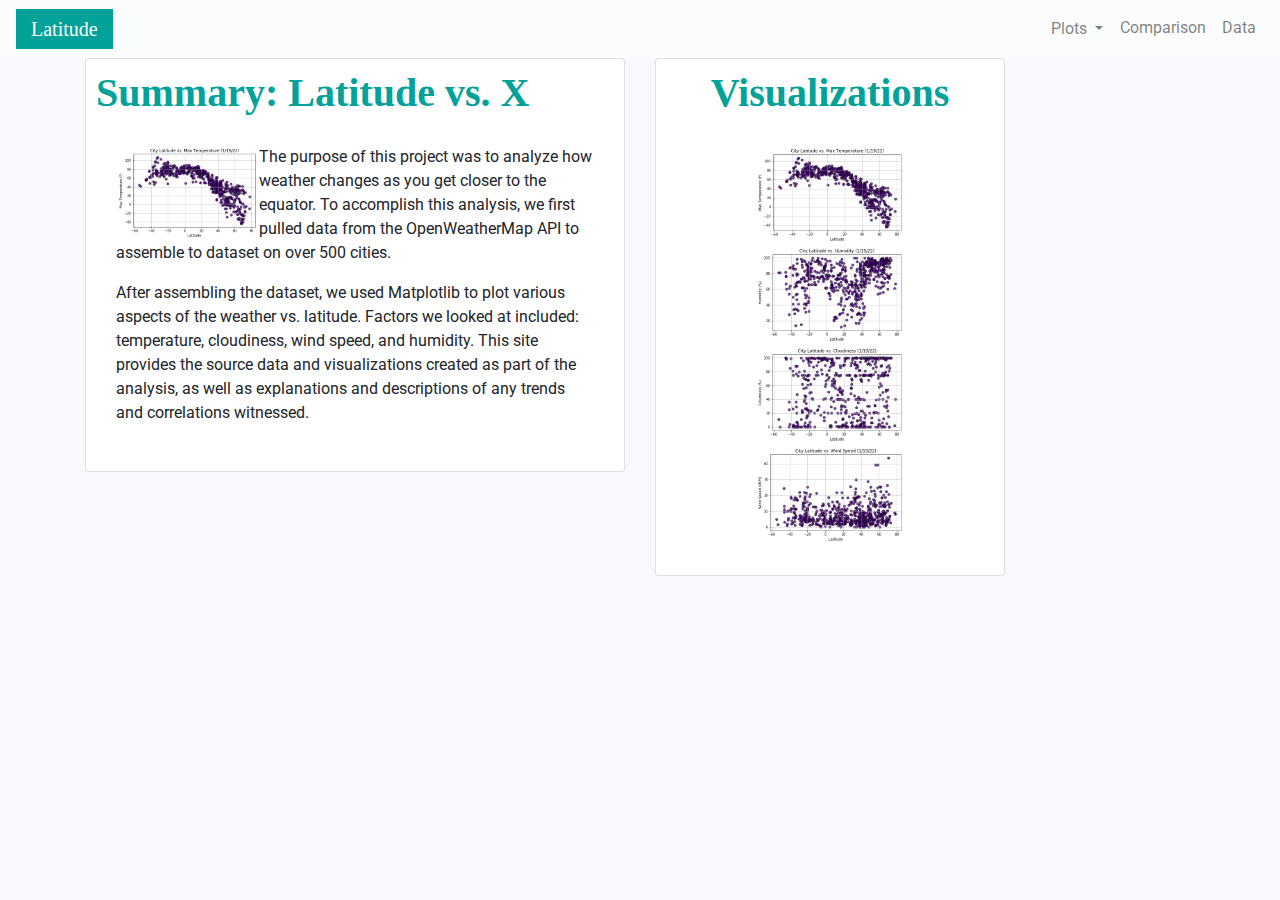
<file: index.html>
<!DOCTYPE html>
<html lang="en-us">

<head>
  <meta charset="UTF-8">
  <title>Latitude</title>

  <meta name="viewport" content="width=device-width, initial-scale=1, shrink-to-fit=no">
  <meta content='width=device-width, initial-scale=1.0, maximum-scale=1.0, user-scalable=0' name='viewport' />
  <meta name="viewport" content="width=device-width" />
  <link rel="stylesheet" href="https://stackpath.bootstrapcdn.com/bootstrap/4.3.1/css/bootstrap.min.css" integrity="sha384-ggOyR0iXCbMQv3Xipma34MD+dH/1fQ784/j6cY/iJTQUOhcWr7x9JvoRxT2MZw1T" crossorigin="anonymous">
  <link href='http://fonts.googleapis.com/css?family=Roboto:400,700,300' rel='stylesheet' type='text/css'>
  <link rel="stylesheet" type="text/css"href="styles.css">
</head>

<body>
  <nav class="navbar navbar-expand-lg navbar-light">
    <a class="navbar-brand" href="./landing.html"><span class="latitude">Latitude</a>
    <button class="navbar-toggler" type="button" data-toggle="collapse" data-target="#navbarSupportedContent" aria-controls="navbarSupportedContent" aria-expanded="false" aria-label="Toggle navigation">
      <span class="navbar-toggler-icon"></span>
    </button>
    <div class="collapse navbar-collapse show" id="navbarSupportedContent">
      <ul class="navbar-nav ml-auto">
        <li class="nav-item dropdown">
          <a class="nav-link btn dropdown-toggle" href="#" id="navbarDropdown" role="button" data-toggle="dropdown" aria-haspopup="true" aria-expanded="false">
            Plots
          </a>
          <ul class="dropdown-menu" aria-labelledby="navbarDropdown">
            <li><a href="./visualizations-img-1.html">Max Temperature</a></li>
            <li><a href="./visualizations-img-2.html">Humidity</a></li>
            <li><a href="./visualizations-img-3.html">Cloudiness</a></li>
            <li><a href="./visualizations-img-4.html">Wind Speed</a></li>
          </ul>
        </li>
        <li class="nav-item">
          <a class="nav-link" href="./comparison.html">Comparison</a>
        </li>
        <li class="nav-item">
          <a class="nav-link" href="./data.html">Data</a>
        </li>
      </ul>
    </div>
  </nav>

  <div class="container">
    <div class="row">
      <div class="col-sm-8 col-md-6">
        <div class="card">
          <h1 class="title">Summary: Latitude vs. X</h1>
          <div class="card-body">
            <img src="assets/images/Fig1.png" alt="City Latitude vs. Max Temperature" height="30%" width="30%" align="left">
            <p class="category">The purpose of this project was to analyze how weather changes as you get closer to the equator. To accomplish this analysis, we first pulled data from the OpenWeatherMap API to assemble to dataset on over 500 cities.</p>
            <p class="category">After assembling the dataset, we used Matplotlib to plot various aspects of the weather vs. latitude. Factors we looked at included: temperature, cloudiness, wind speed, and humidity. This site provides the source data and visualizations created as part of the analysis, as well as explanations and descriptions of any trends and correlations witnessed.</p>
          </div>
        </div>
      </div>
      <div class="col-sm-12 col-md-4">
        <div class="card text-center">
          <h1 class="title">Visualizations</h1>
          <div class="card-body">
            <a href="./visualizations-img-1.html"><img src="assets/images/Fig1.png" alt="City Latitude vs. Max Temperature" width="150em"></a>
            <a href="./visualizations-img-2.html"><img src="assets/images/Fig2.png" alt="City Latitude vs. Humidity" width="150em"></a>
            <a href="./visualizations-img-3.html"><img src="assets/images/Fig3.png" alt="City Latitude vs. Cloudiness" width="150em"></a>
            <a href="./visualizations-img-4.html"><img src="assets/images/Fig4.png" alt="City Latitude vs. Wind Speed" width="150em"></a>
          </div>
        </div>
      </div>
    </div>
  </div>
</body>
  <script src="https://code.jquery.com/jquery-3.2.1.slim.min.js" integrity="sha384-KJ3o2DKtIkvYIK3UENzmM7KCkRr/rE9/Qpg6aAZGJwFDMVNA/GpGFF93hXpG5KkN" crossorigin="anonymous"></script>
  <script src="https://cdnjs.cloudflare.com/ajax/libs/popper.js/1.12.9/umd/popper.min.js" integrity="sha384-ApNbgh9B+Y1QKtv3Rn7W3mgPxhU9K/ScQsAP7hUibX39j7fakFPskvXusvfa0b4Q" crossorigin="anonymous"></script>
  <script src="https://maxcdn.bootstrapcdn.com/bootstrap/4.0.0/js/bootstrap.min.js" integrity="sha384-JZR6Spejh4U02d8jOt6vLEHfe/JQGiRRSQQxSfFWpi1MquVdAyjUar5+76PVCmYl" crossorigin="anonymous"></script>
</html>
</file>
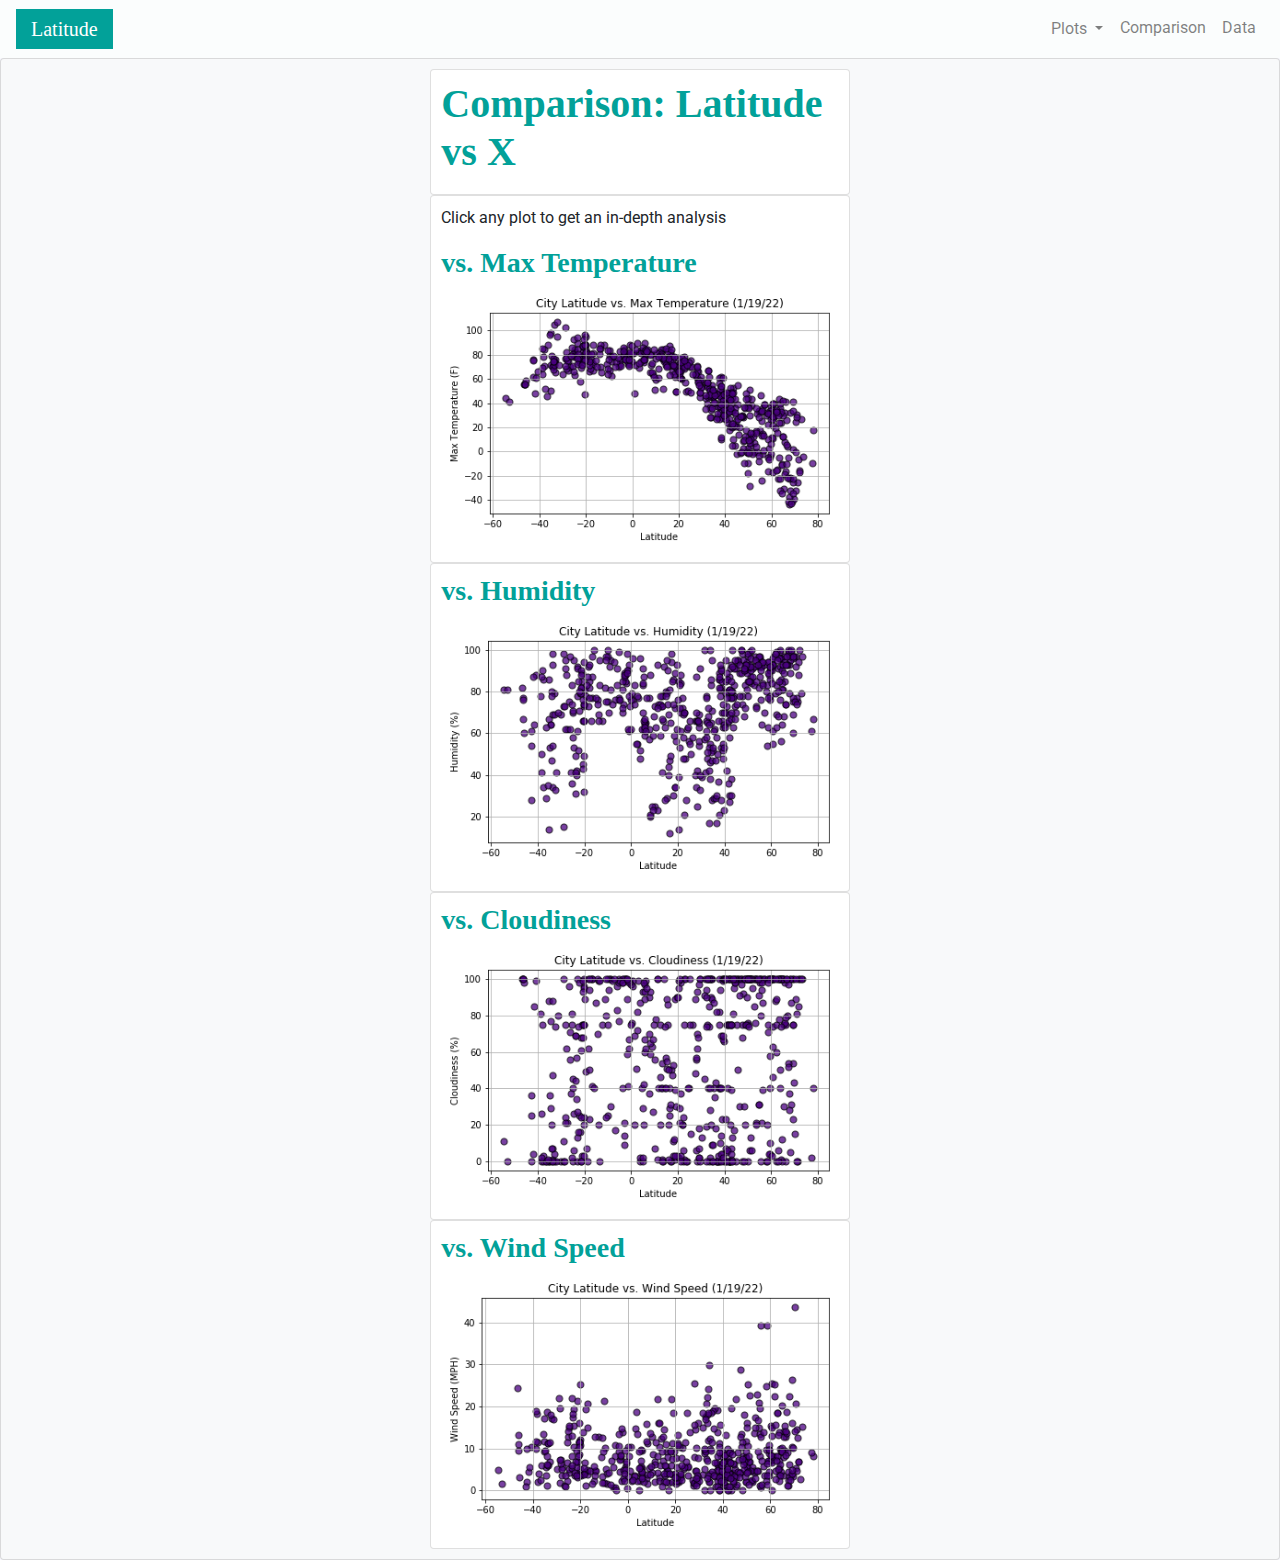
<file: comparison.html>
<!DOCTYPE html>
<html lang="en-us">

<head>
  <meta charset="UTF-8">
  <title>Latitude</title>

  <meta name="viewport" content="width=device-width, initial-scale=1, shrink-to-fit=no">
  <meta content='width=device-width, initial-scale=1.0, maximum-scale=1.0, user-scalable=0' name='viewport' />
  <meta name="viewport" content="width=device-width" />
  <link rel="stylesheet" href="https://stackpath.bootstrapcdn.com/bootstrap/4.3.1/css/bootstrap.min.css" integrity="sha384-ggOyR0iXCbMQv3Xipma34MD+dH/1fQ784/j6cY/iJTQUOhcWr7x9JvoRxT2MZw1T" crossorigin="anonymous">
  <link href='http://fonts.googleapis.com/css?family=Roboto:400,700,300' rel='stylesheet' type='text/css'>
  <link rel="stylesheet" type="text/css"href="styles.css">
</head>

<body>
  <nav class="navbar navbar-expand-lg navbar-light">
    <a class="navbar-brand" href="./landing.html"><span class="latitude">Latitude</a>
    <button class="navbar-toggler" type="button" data-toggle="collapse" data-target="#navbarSupportedContent" aria-controls="navbarSupportedContent" aria-expanded="false" aria-label="Toggle navigation">
      <span class="navbar-toggler-icon"></span>
    </button>
    <div class="collapse navbar-collapse" id="navbarSupportedContent">
      <ul class="navbar-nav ml-auto">
        <li class="nav-item dropdown">
          <a class="nav-link btn dropdown-toggle" href="#" id="navbarDropdown" role="button" data-toggle="dropdown" aria-haspopup="true" aria-expanded="false">
            Plots
          </a>

          <ul class="dropdown-menu" aria-labelledby="navbarDropdown">
            <li><a href="./visualizations-img-1.html">Max Temperature</a></li>
            <li><a href="./visualizations-img-2.html">Humidity</a></li>
            <li><a href="./visualizations-img-3.html">Cloudiness</a></li>
            <li><a href="./visualizations-img-4.html">Wind Speed</a></li>
          </ul>
        </li>
        <li class="nav-item">
          <a class="nav-link" href="./comparison.html">Comparison</a>
        </li>
        <li class="nav-item">
          <a class="nav-link" href="./data.html">Data</a>
        </li>
      </ul>
    </div>
  </nav>


    <div class="card bg-light">
        <div class="card col-md-4 col-sm-12">
            <h1 class="title">Comparison: Latitude vs X</h1>
        </div>
        <div class=" card col-md-4 col-sm-12">
            <p>Click any plot to get an in-depth analysis</p>
            <h3 class="title">vs. Max Temperature</h3>
            <img src="assets/images/Fig1.png" href="./visualizations-img-1.html" alt="City Latitude vs. Max Temperature" width="100%">
        </div>
        <div class=" card col-md-4 col-sm-12">
            <h3 class="title">vs. Humidity</h3>
            <img src="assets/images/Fig2.png"  href="./visualizations-img-1.html" alt="City Latitude vs. Humidity" width="100%">
        </div>
        <div class=" card col-md-4 col-sm-12">
            <h3 class="title">vs. Cloudiness</h3>
            <img src="assets/images/Fig3.png"  href="./visualizations-img-1.html" alt="City Latitude vs. Cloudiness" width="100%">
        </div>
        <div class=" card col-md-4 col-sm-12">
            <h3 class="title">vs. Wind Speed</h3>
            <img src="assets/images/Fig4.png"  href="./visualizations-img-1.html" alt="City Latitude vs. Wind Speed" width="100%">
        </div>
    </div>
</body>
  <script src="https://code.jquery.com/jquery-3.2.1.slim.min.js" integrity="sha384-KJ3o2DKtIkvYIK3UENzmM7KCkRr/rE9/Qpg6aAZGJwFDMVNA/GpGFF93hXpG5KkN" crossorigin="anonymous"></script>
  <script src="https://cdnjs.cloudflare.com/ajax/libs/popper.js/1.12.9/umd/popper.min.js" integrity="sha384-ApNbgh9B+Y1QKtv3Rn7W3mgPxhU9K/ScQsAP7hUibX39j7fakFPskvXusvfa0b4Q" crossorigin="anonymous"></script>
  <script src="https://maxcdn.bootstrapcdn.com/bootstrap/4.0.0/js/bootstrap.min.js" integrity="sha384-JZR6Spejh4U02d8jOt6vLEHfe/JQGiRRSQQxSfFWpi1MquVdAyjUar5+76PVCmYl" crossorigin="anonymous"></script>
</html>
</file>
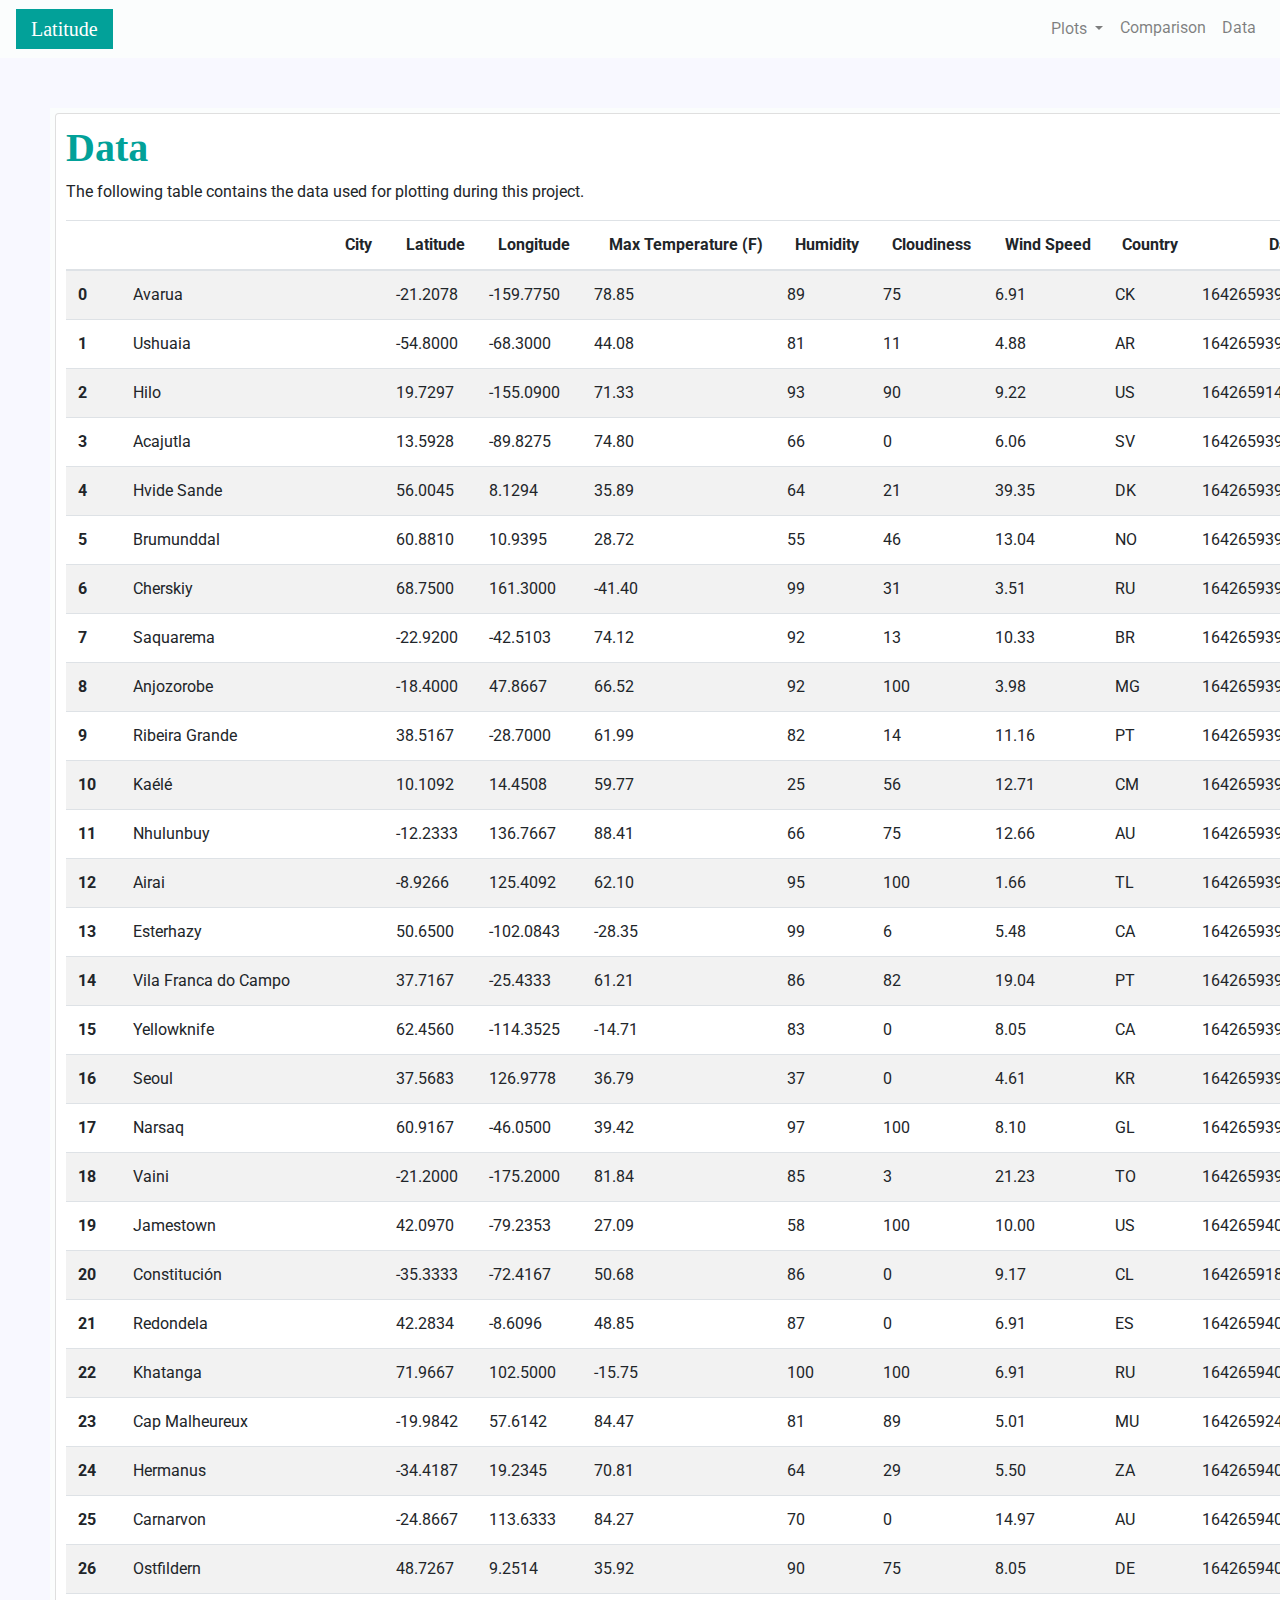
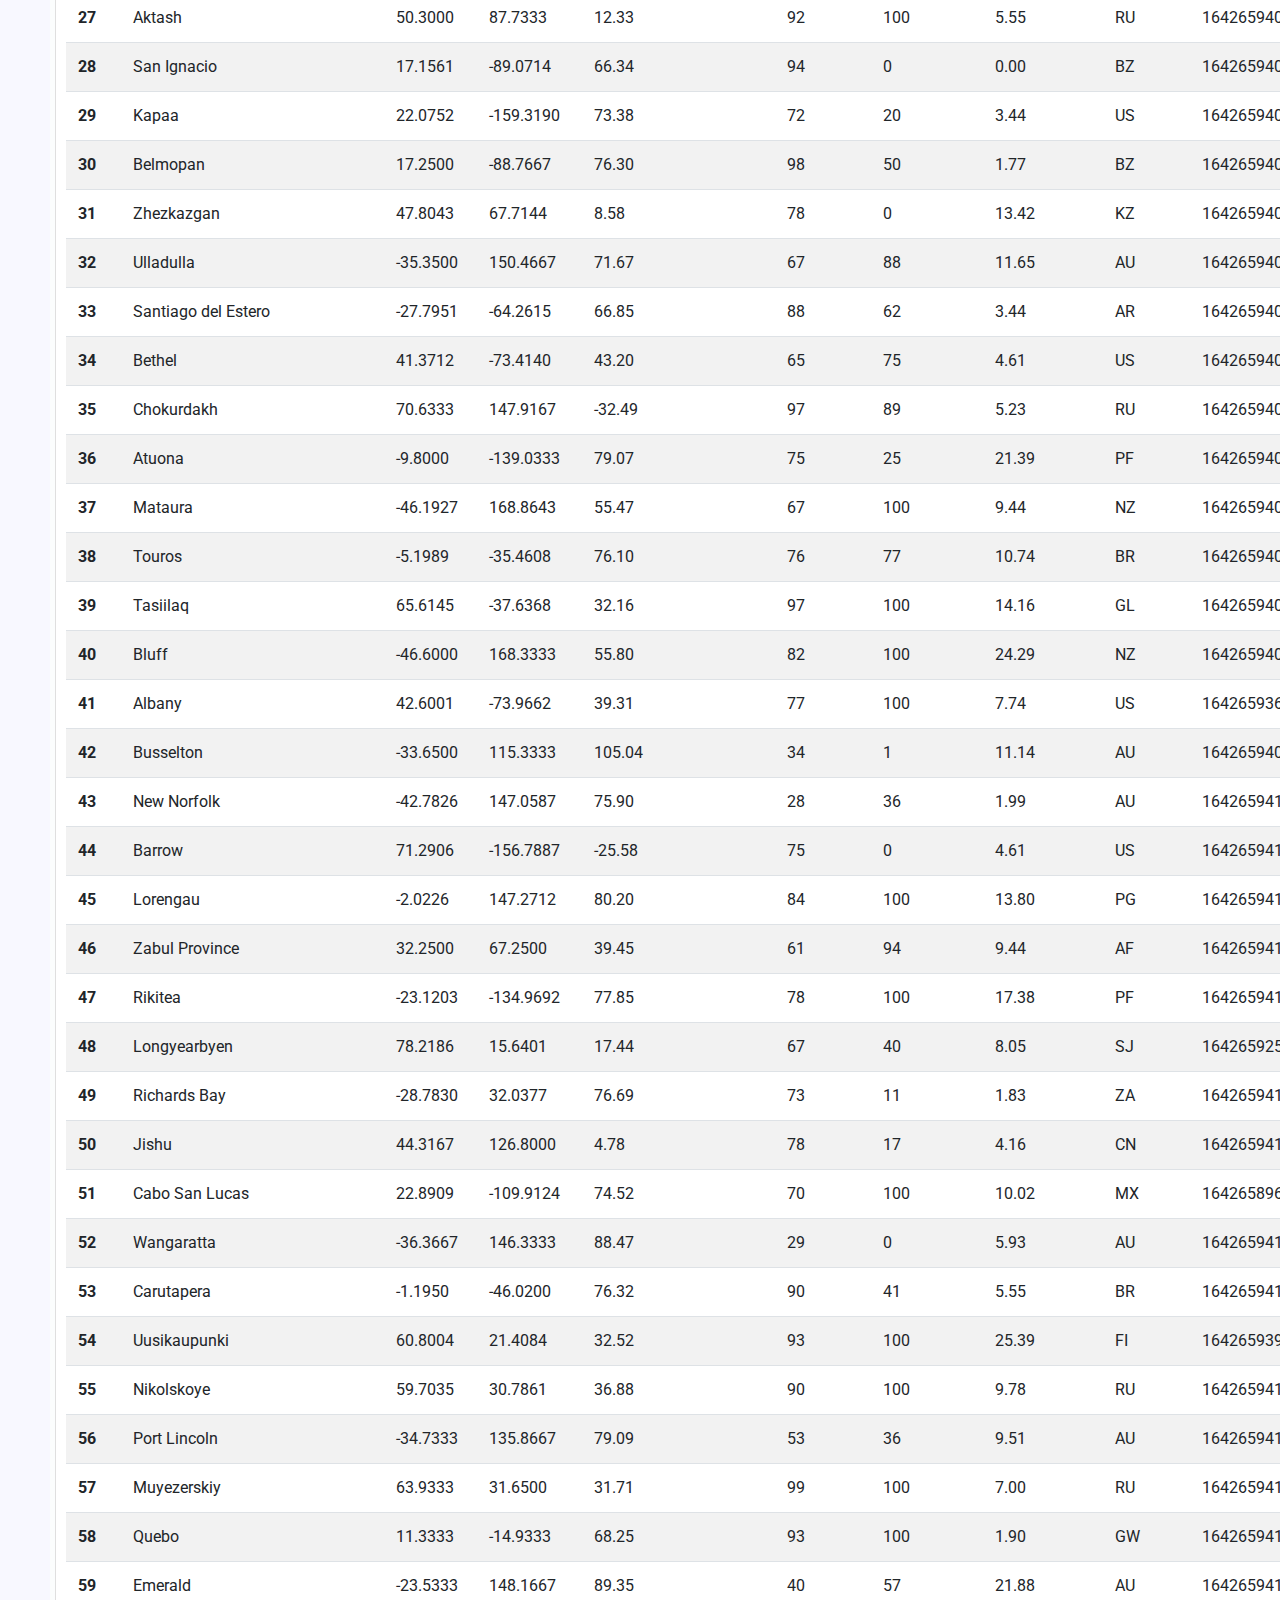
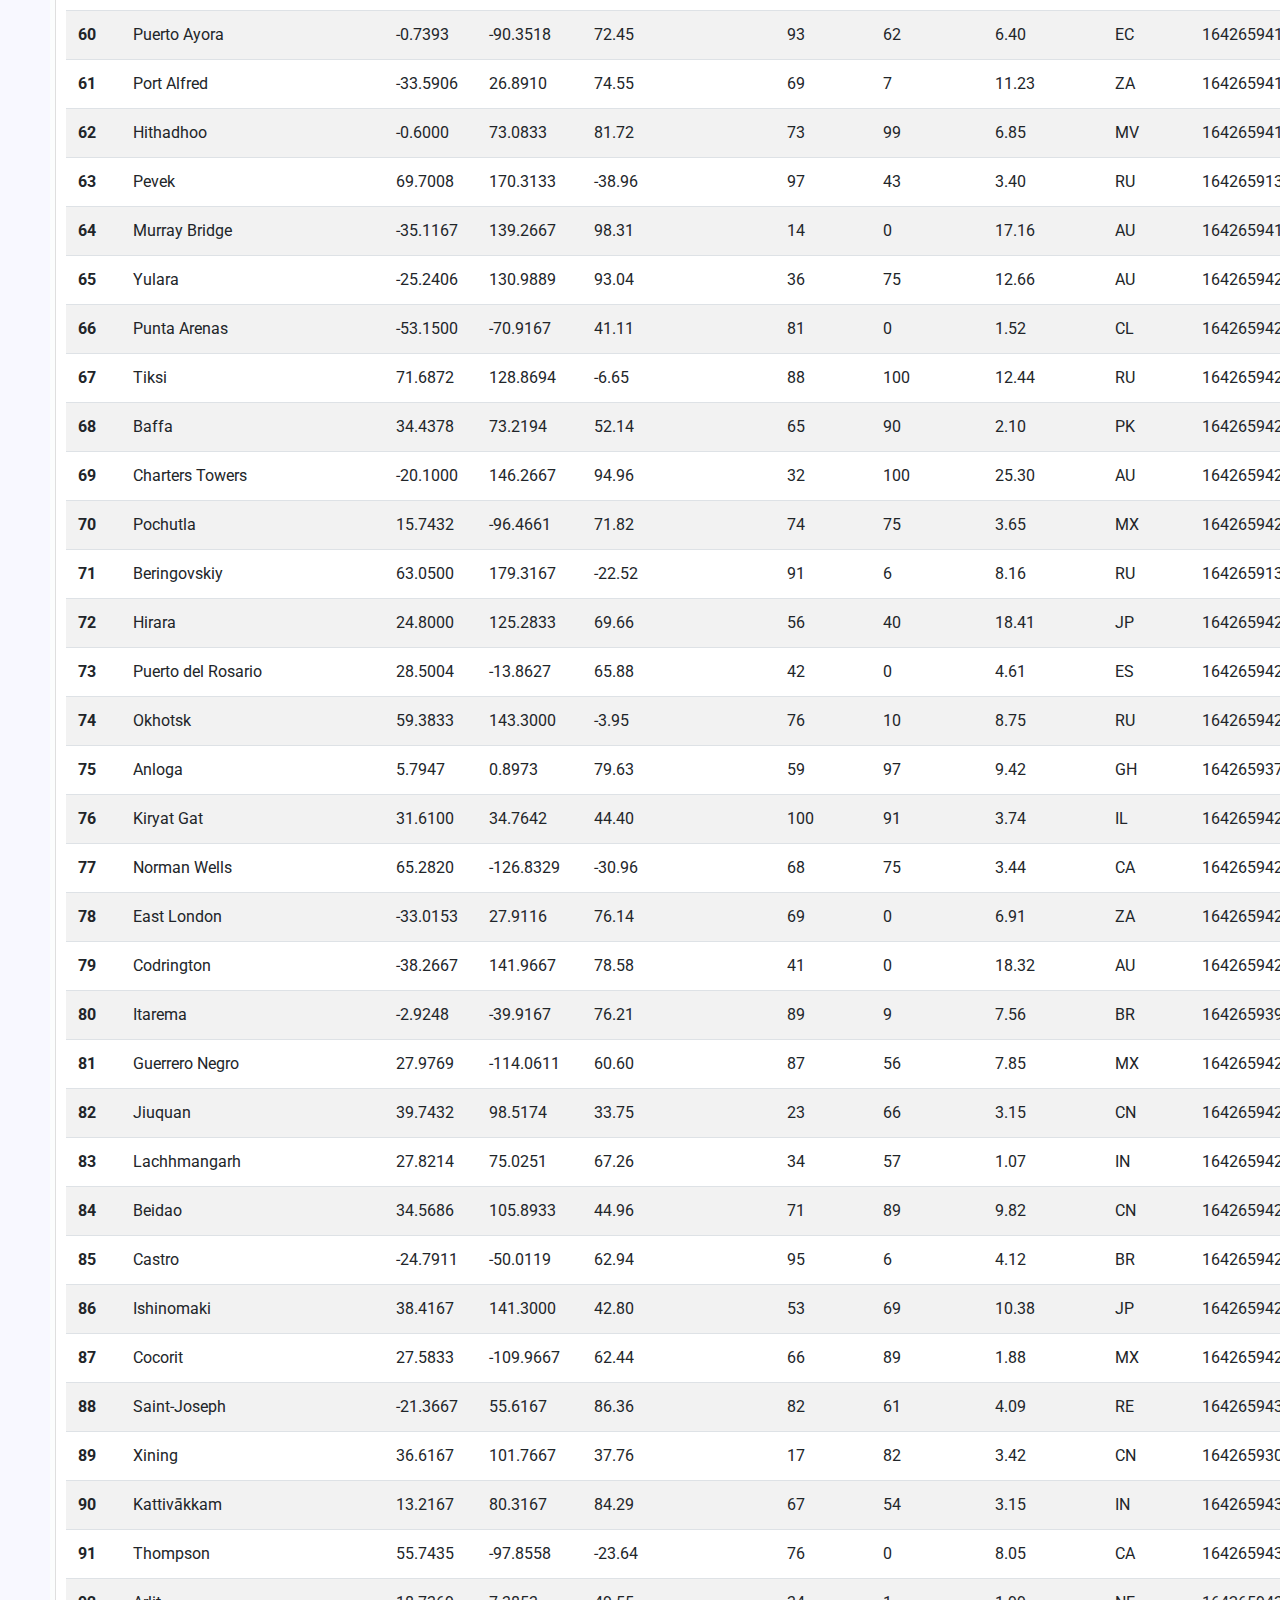
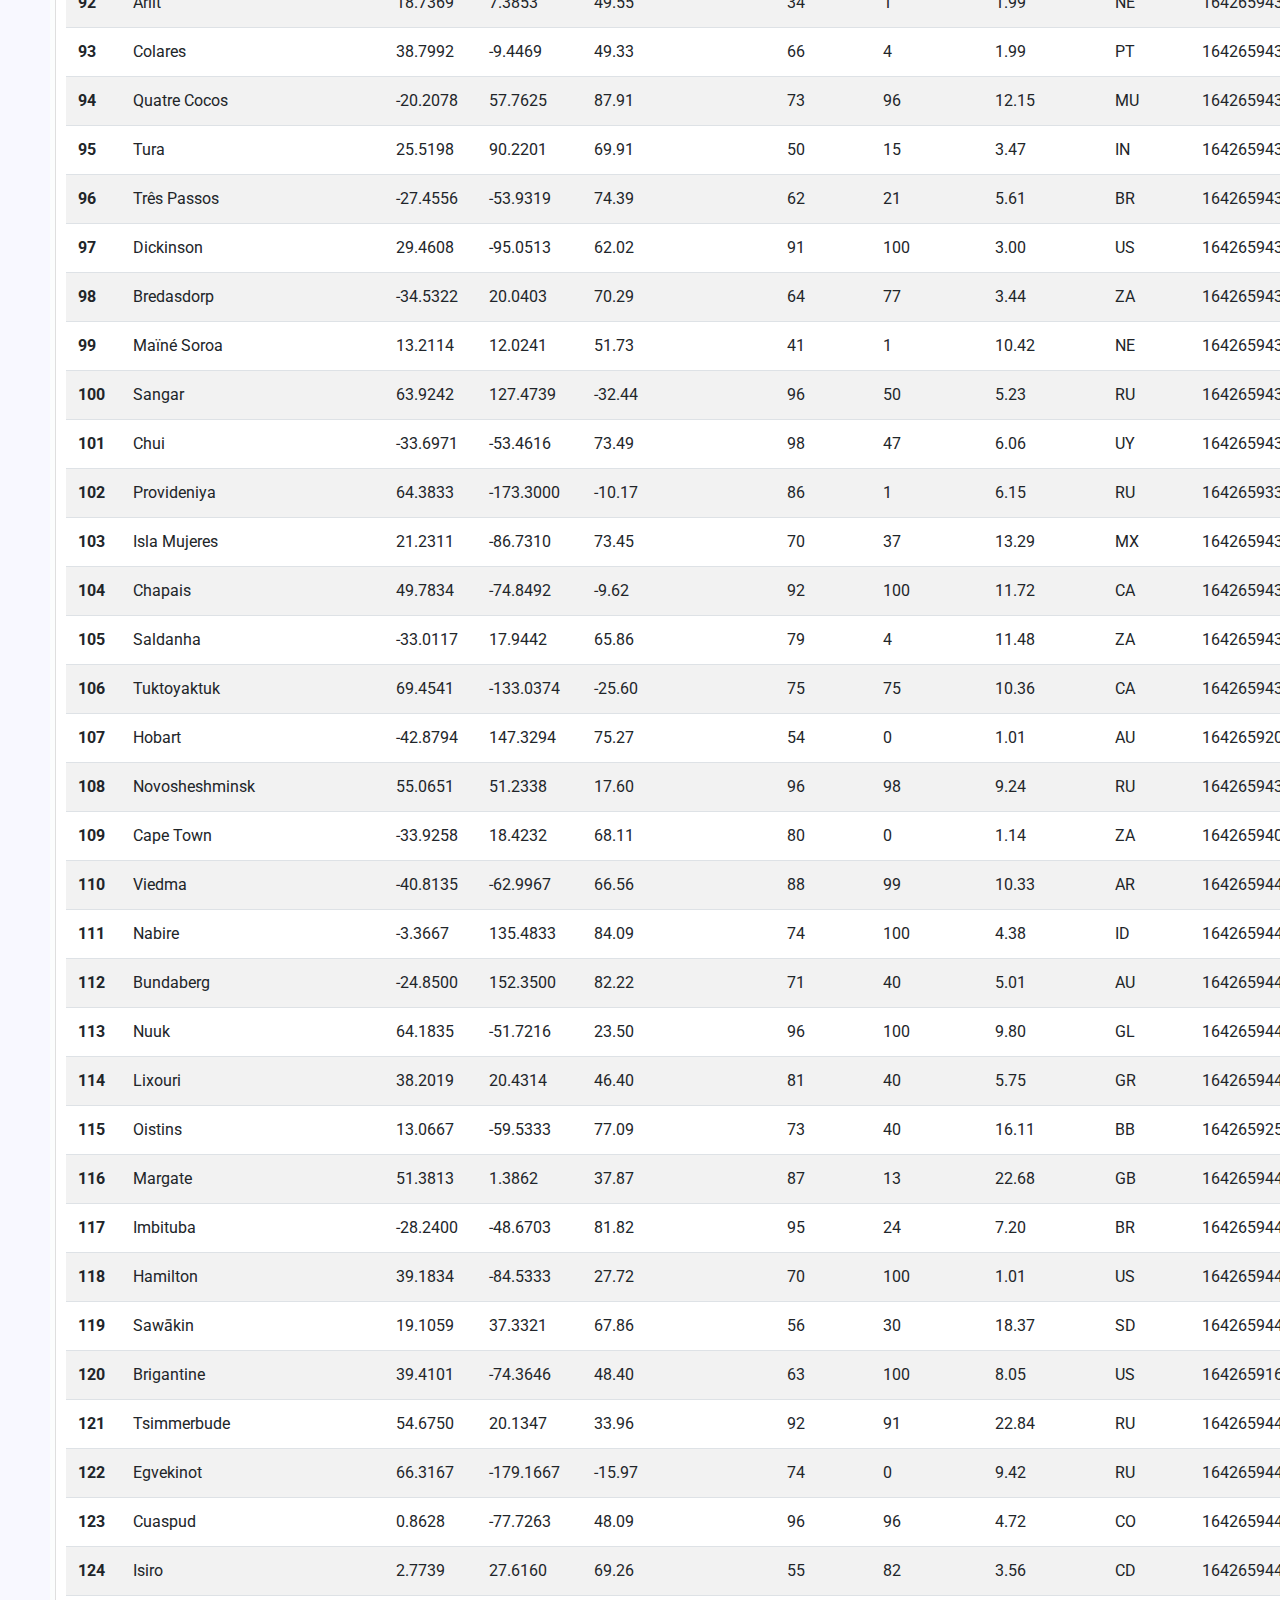
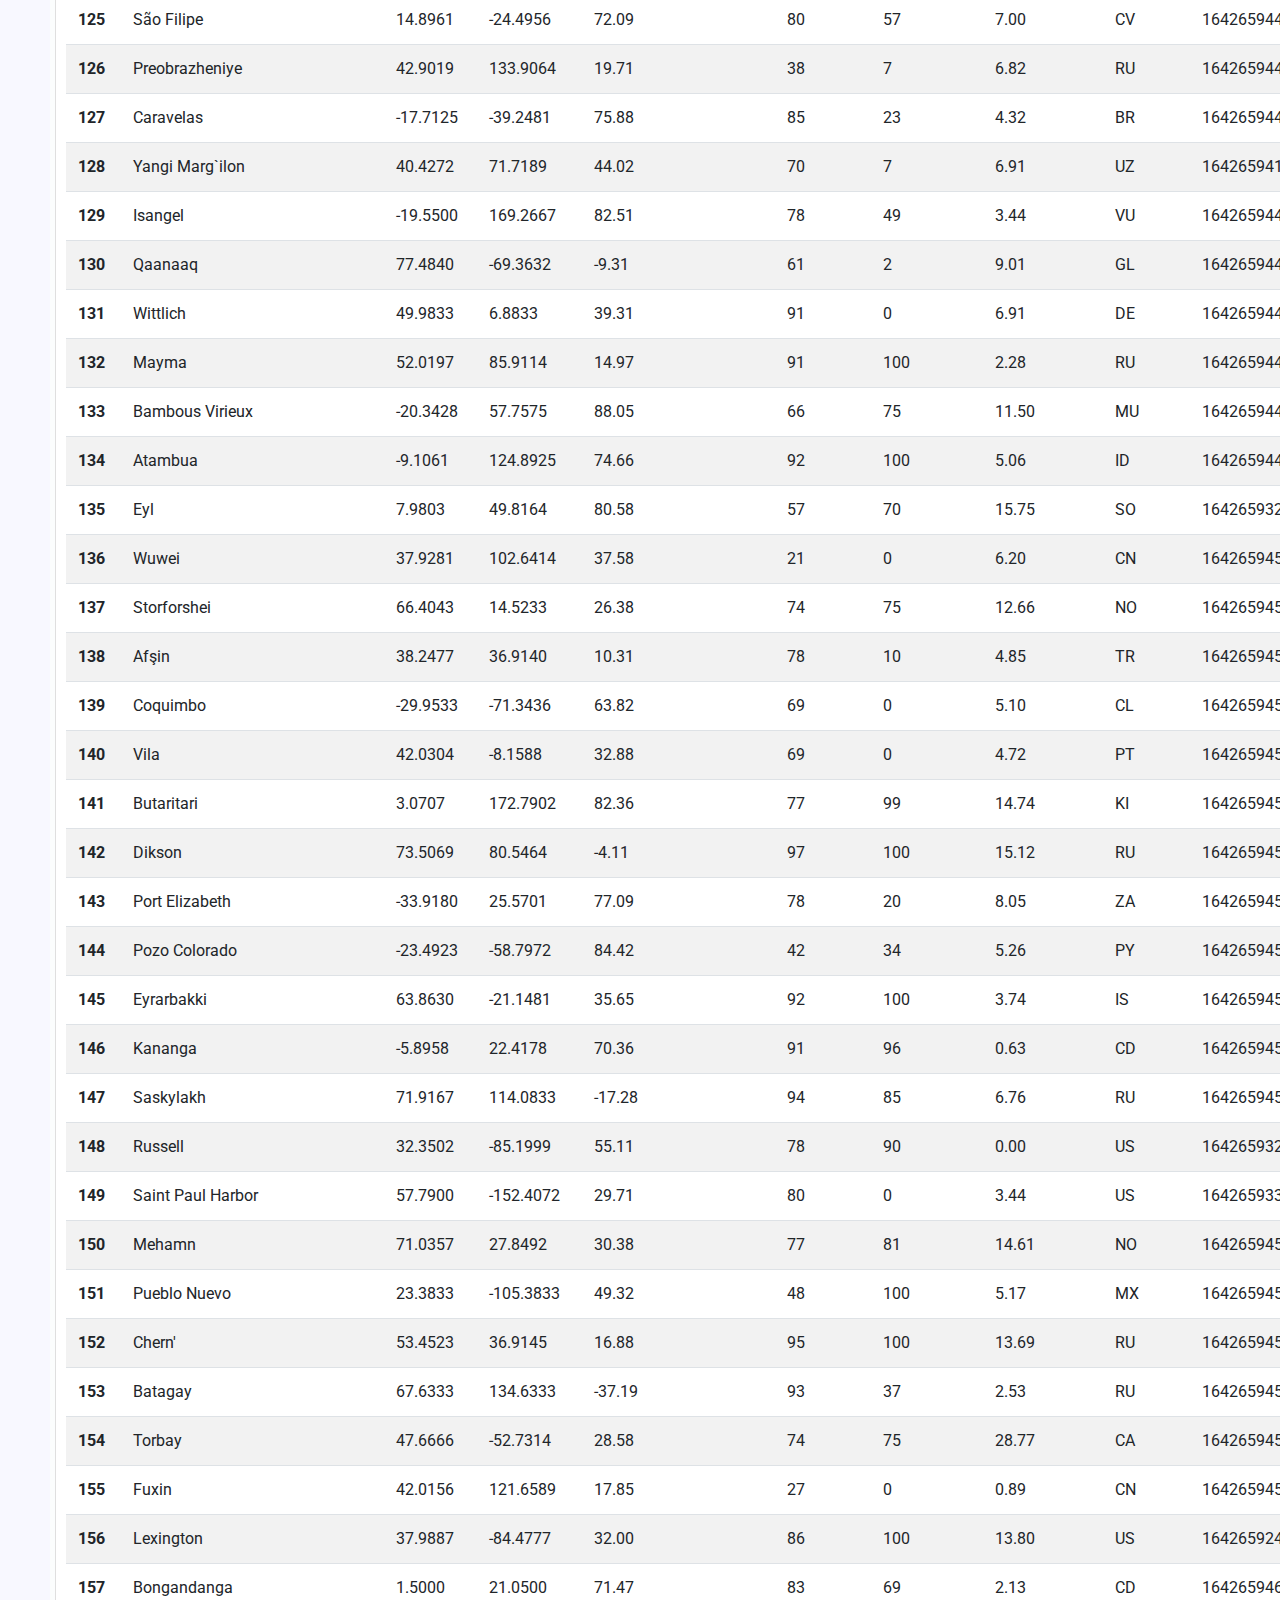
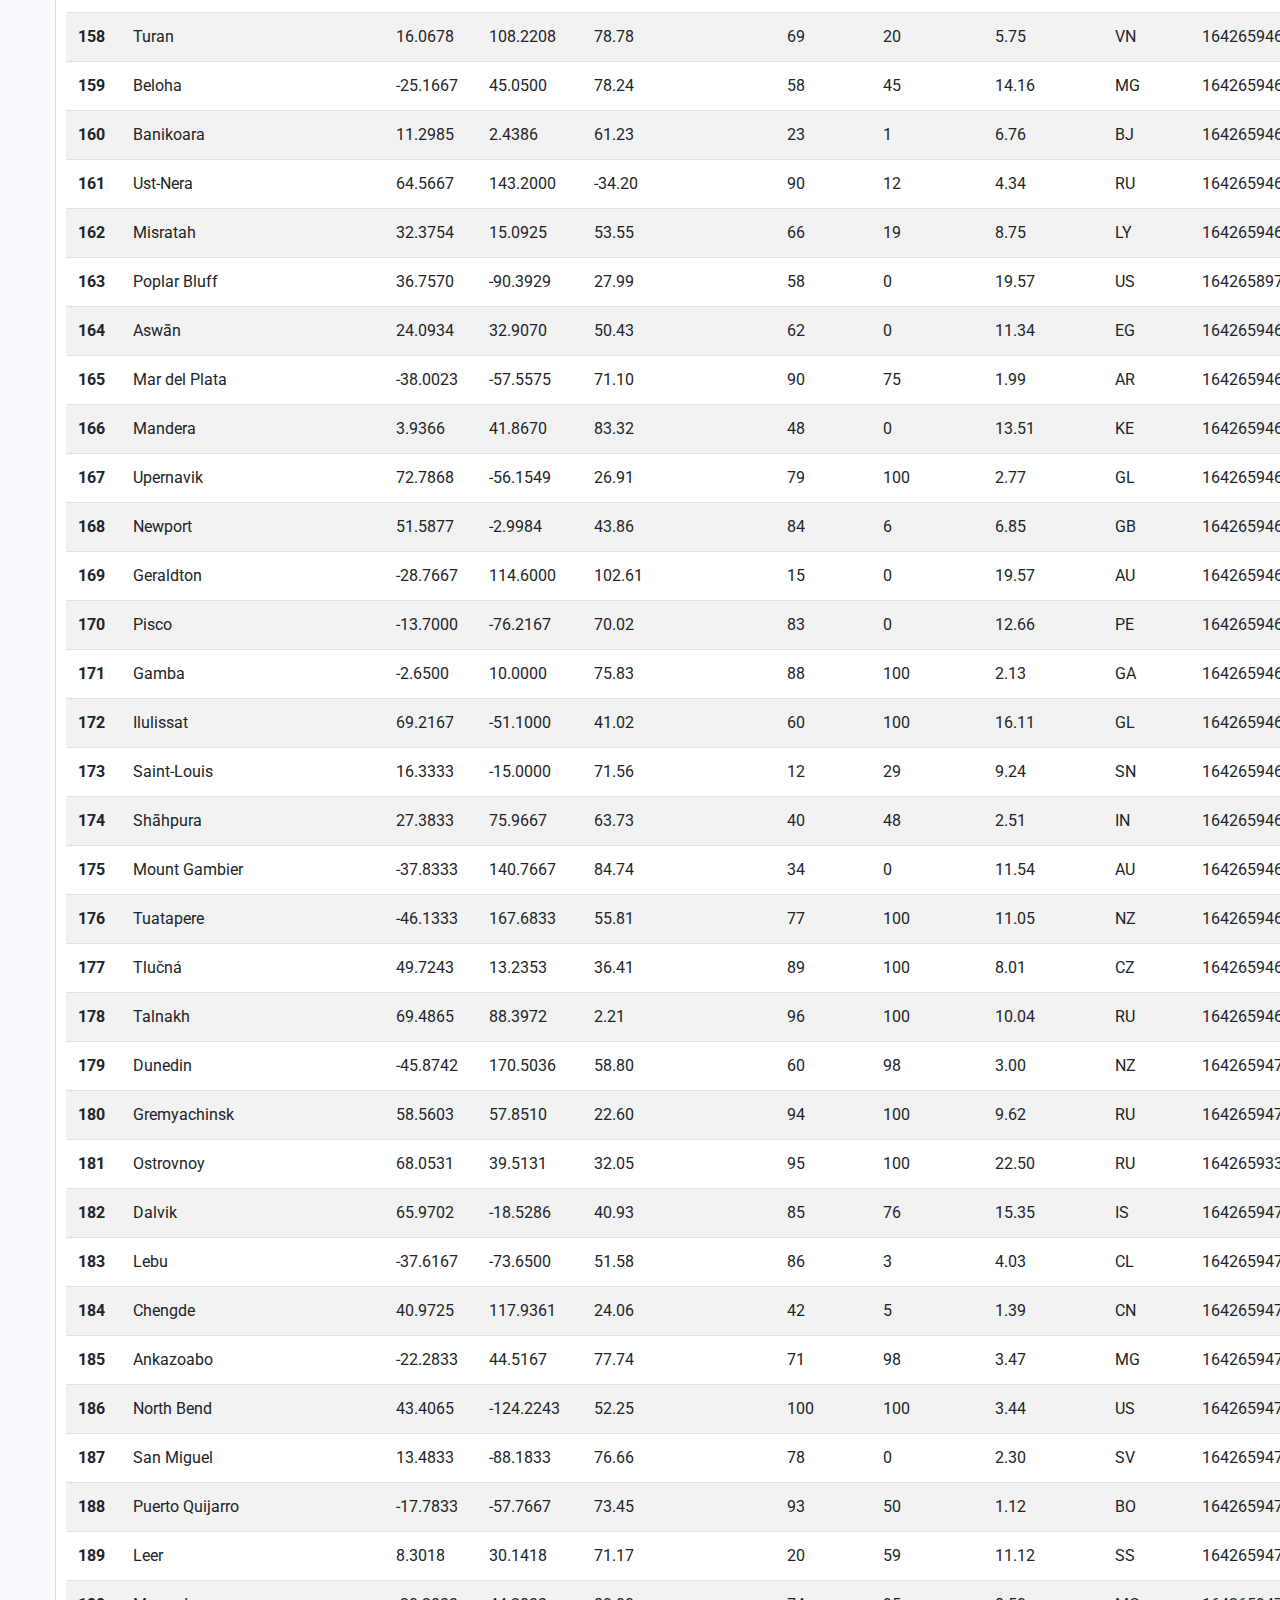
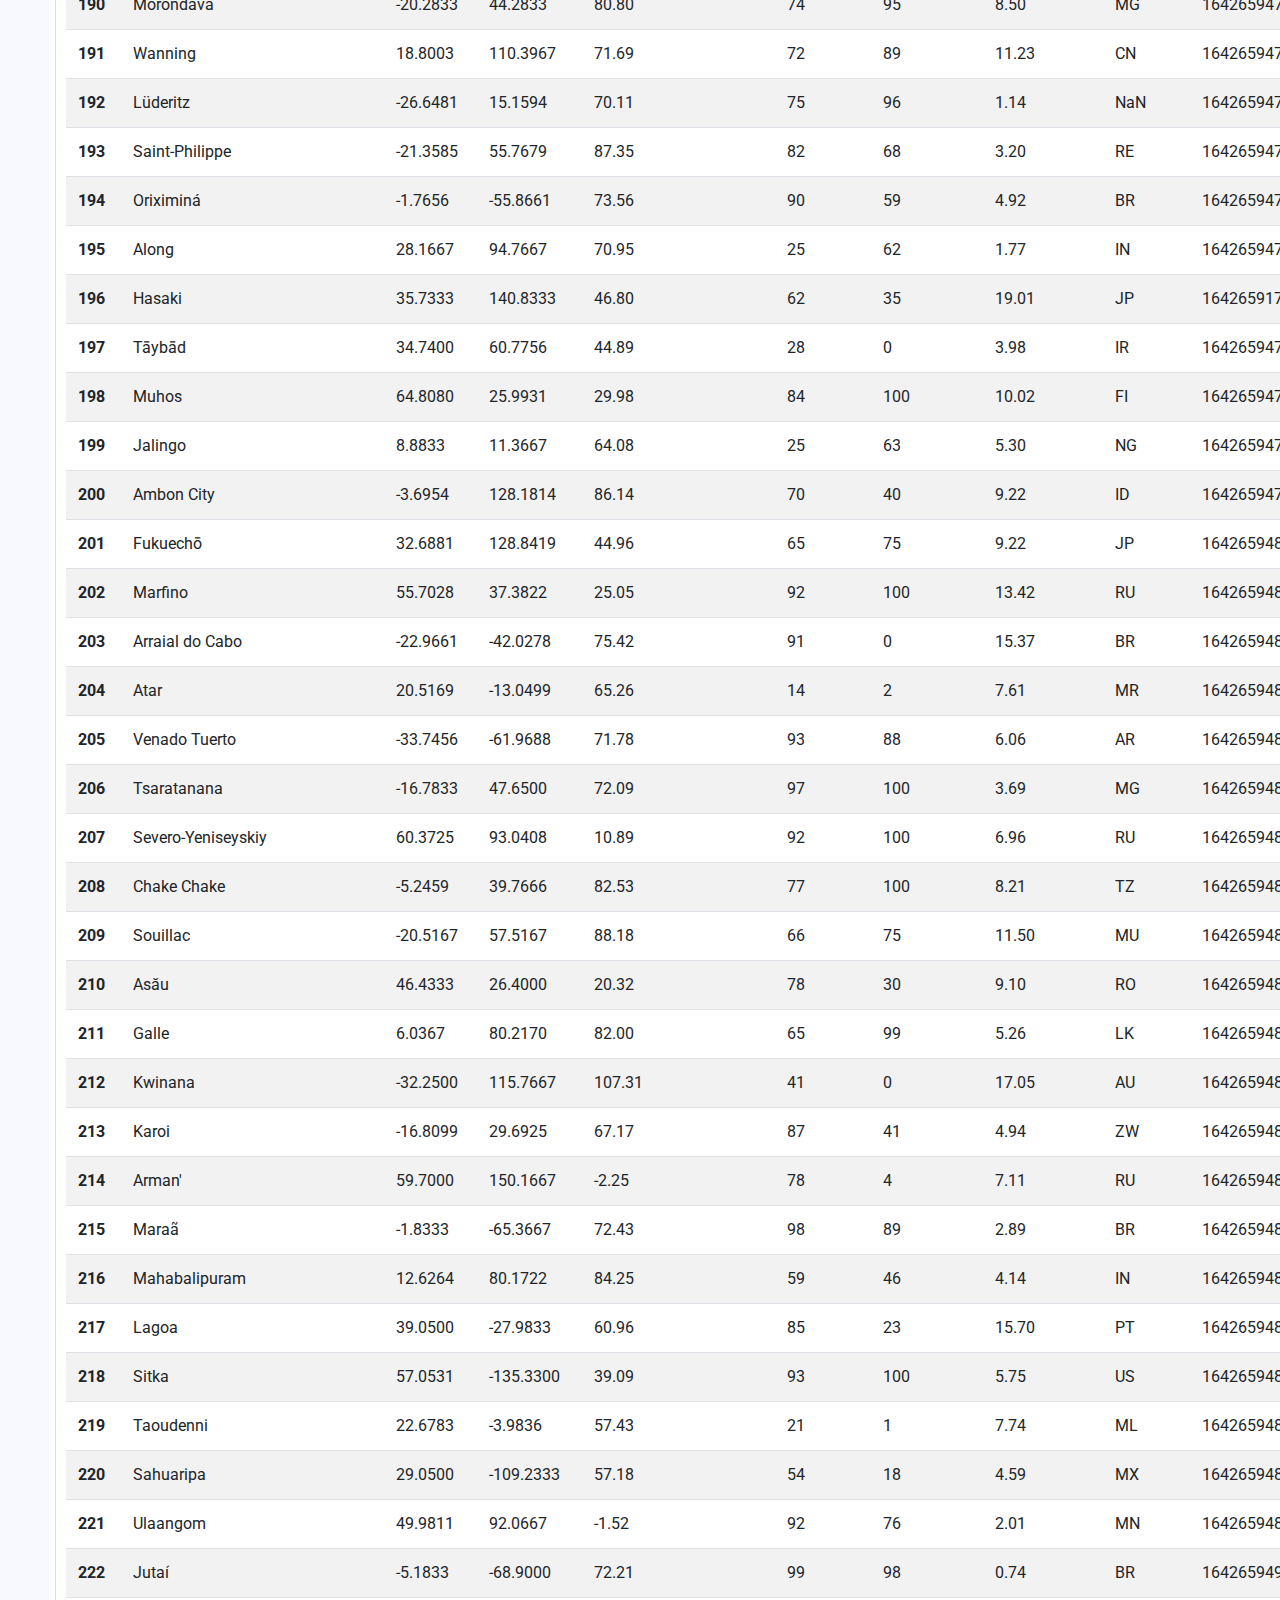
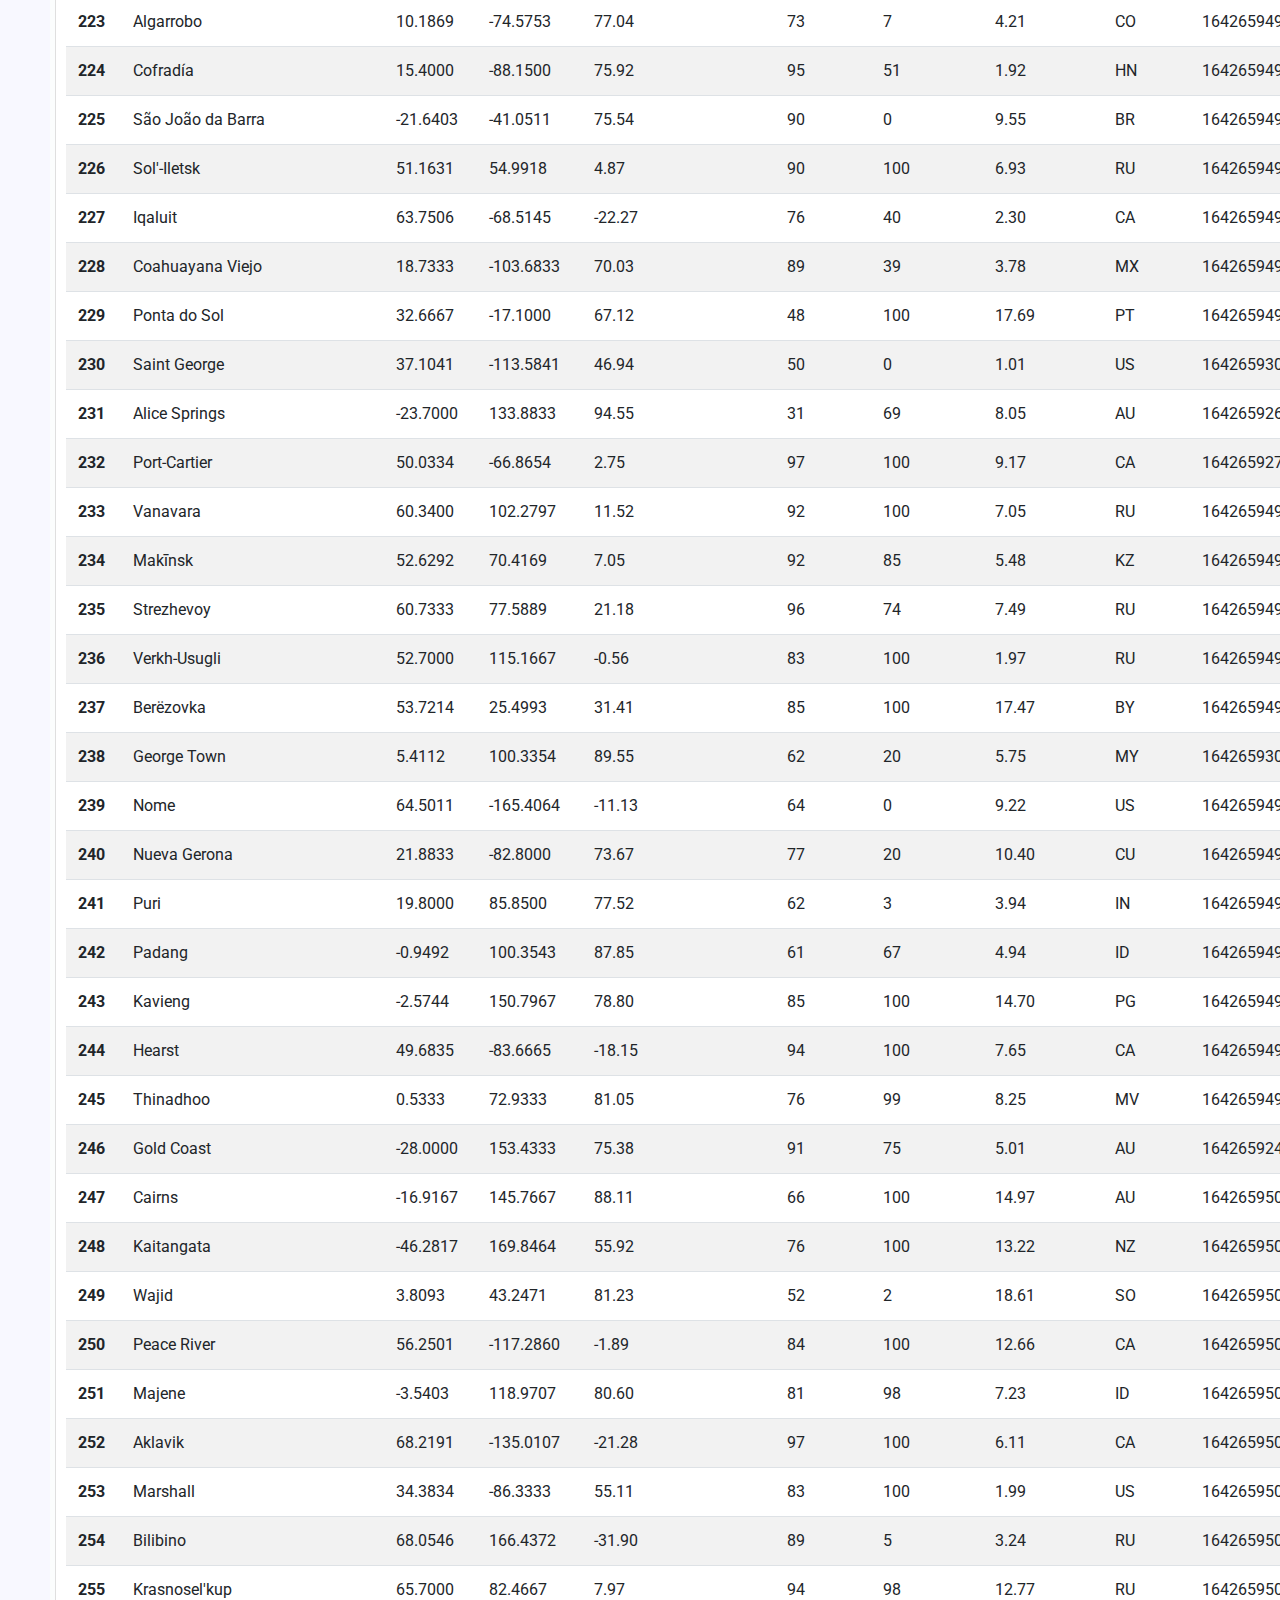
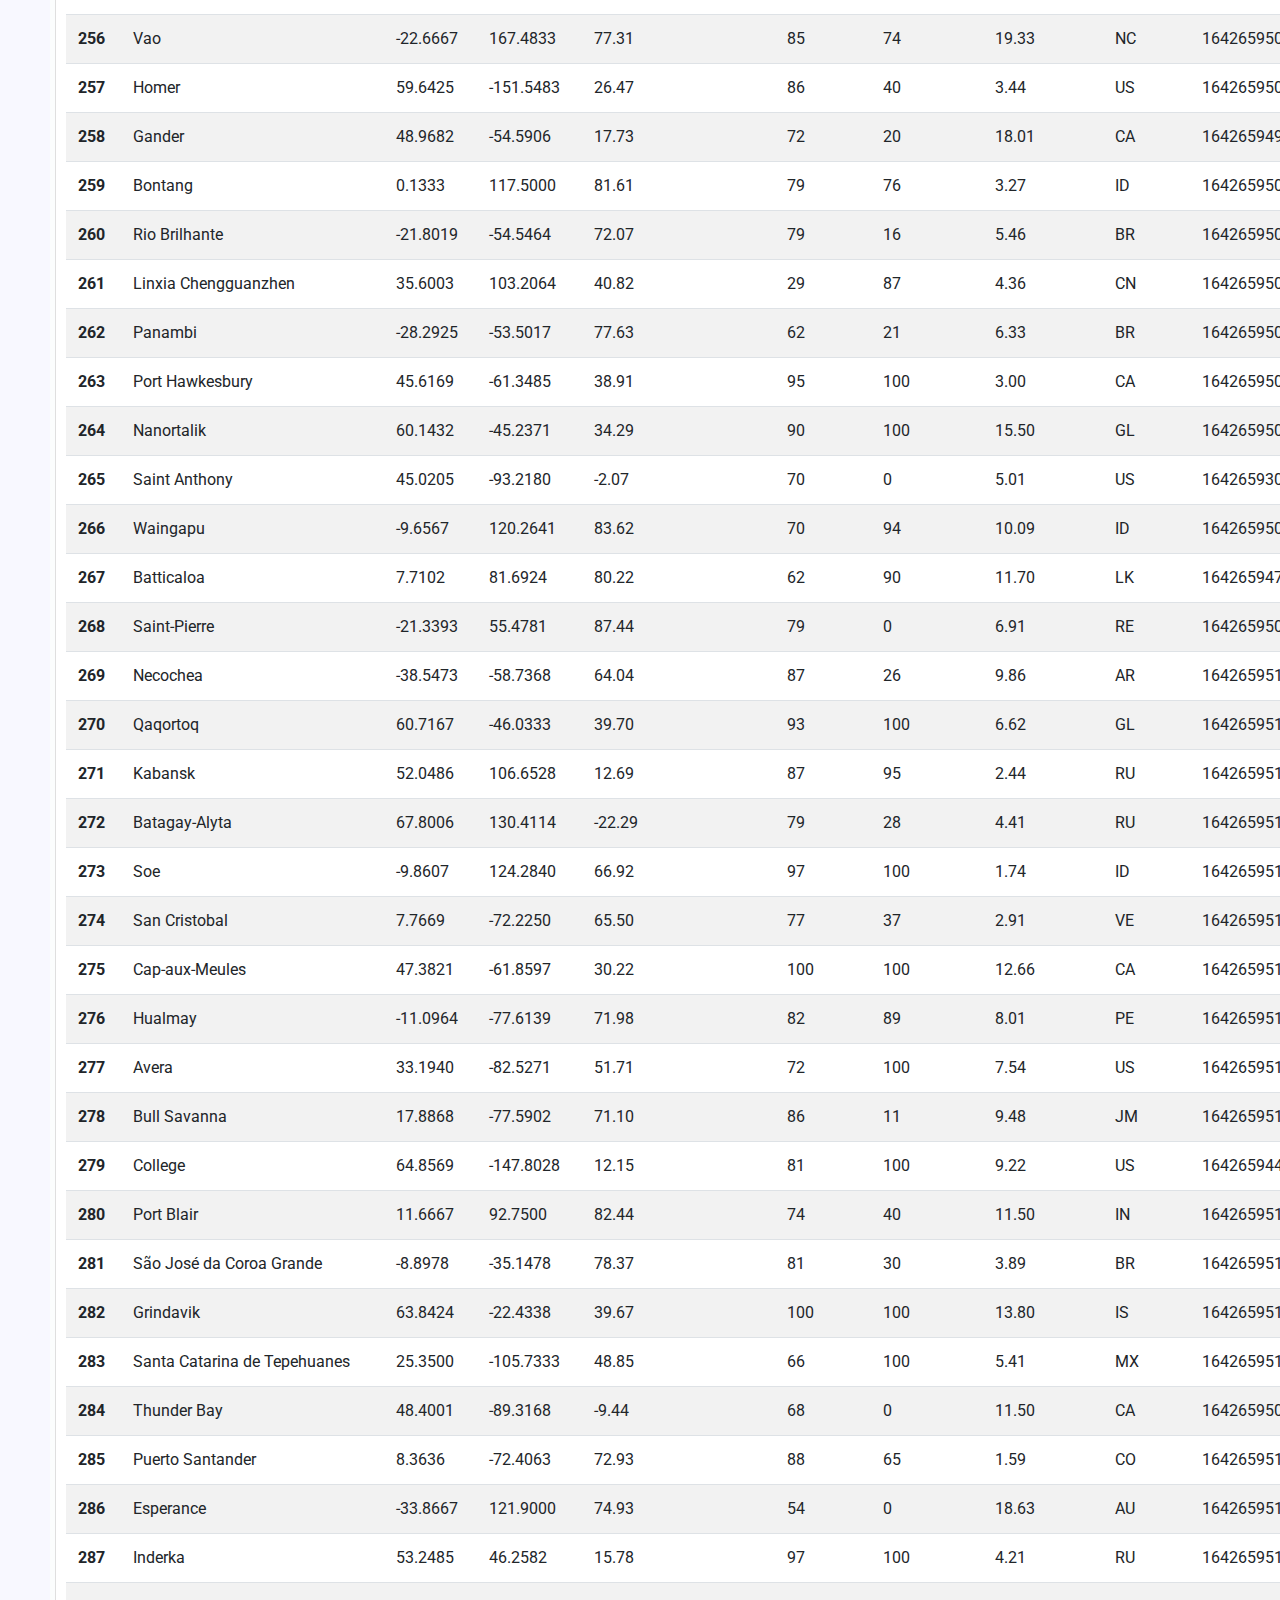
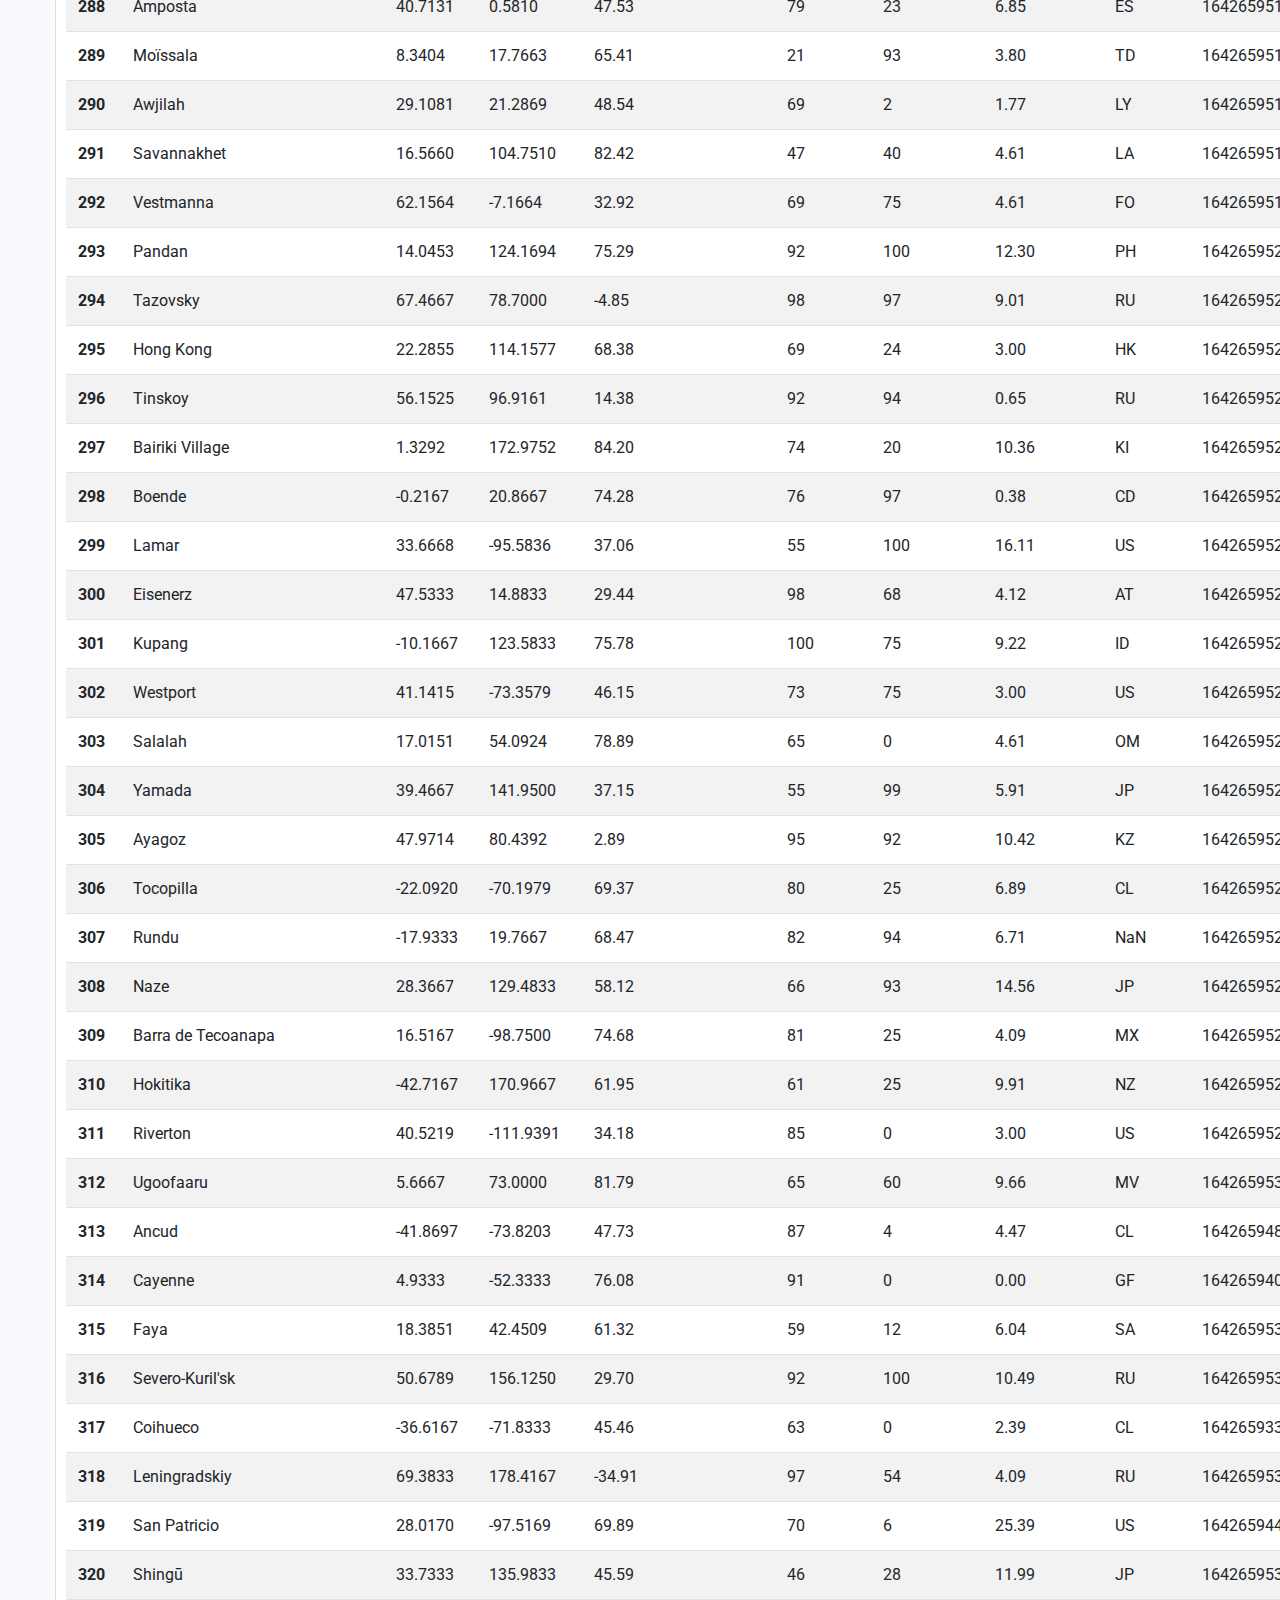
<file: data.html>
<!DOCTYPE html>
<html lang="en-us">

<head>
  <meta charset="UTF-8">
  <title>Latitude</title>

  <meta name="viewport" content="width=device-width, initial-scale=1, shrink-to-fit=no">
  <meta content='width=device-width, initial-scale=1.0, maximum-scale=1.0, user-scalable=0' name='viewport' />
  <meta name="viewport" content="width=device-width" />
  <link rel="stylesheet" href="https://stackpath.bootstrapcdn.com/bootstrap/4.3.1/css/bootstrap.min.css" integrity="sha384-ggOyR0iXCbMQv3Xipma34MD+dH/1fQ784/j6cY/iJTQUOhcWr7x9JvoRxT2MZw1T" crossorigin="anonymous">
  <link href='http://fonts.googleapis.com/css?family=Roboto:400,700,300' rel='stylesheet' type='text/css'>
  <link rel="stylesheet" type="text/css"href="styles.css">
</head>

<body>
  <nav class="navbar navbar-expand-lg navbar-light">
    <a class="navbar-brand" href="./landing.html"><span class="latitude">Latitude</a>
    <button class="navbar-toggler" type="button" data-toggle="collapse" data-target="#navbarSupportedContent" aria-controls="navbarSupportedContent" aria-expanded="false" aria-label="Toggle navigation">
      <span class="navbar-toggler-icon"></span>
    </button>
    <div class="collapse navbar-collapse" id="navbarSupportedContent">
      <ul class="navbar-nav ml-auto">
        <li class="nav-item dropdown">
          <a class="nav-link btn dropdown-toggle" href="#" id="navbarDropdown" role="button" data-toggle="dropdown" aria-haspopup="true" aria-expanded="false">
            Plots
          </a>
          <ul class="dropdown-menu" aria-labelledby="navbarDropdown">
            <li><a href="./visualizations-img-1.html">Max Temperature</a></li>
            <li><a href="./visualizations-img-2.html">Humidity</a></li>
            <li><a href="./visualizations-img-3.html">Cloudiness</a></li>
            <li><a href="./visualizations-img-4.html">Wind Speed</a></li>
          </ul>
        </li>
        <li class="nav-item">
          <a class="nav-link" href="./comparison.html">Comparison</a>
        </li>
        <li class="nav-item">
          <a class="nav-link" href="./data.html">Data</a>
        </li>
      </ul>
    </div>
  </nav>

        
  <div class="content">
    <div class="container-fluid">
      <div class="row">
        <div class="col-md-12">
          <div class="card">
            <div class="page-header">
              <h1 class="title">Data</h1>
              <p class="category">The following table contains the data used for plotting during this project.</p>
            </div>
            <div class="content table-responsive table-full-width">
              <table class="table table-hover table-striped">                                         
                <thead>
                  <tr style="text-align: right;">
                    <th></th>
                    <th>City</th>
                    <th>Latitude</th>
                    <th>Longitude</th>
                    <th>Max Temperature (F)</th>
                    <th>Humidity</th>
                    <th>Cloudiness</th>
                    <th>Wind Speed</th>
                    <th>Country</th>
                    <th>Date</th>
                  </tr>
                </thead>
                <tbody>
                  <tr>
                    <th>0</th>
                    <td>Avarua</td>
                    <td>-21.2078</td>
                    <td>-159.7750</td>
                    <td>78.85</td>
                    <td>89</td>
                    <td>75</td>
                    <td>6.91</td>
                    <td>CK</td>
                    <td>1642659391</td>
                  </tr>
                  <tr>
                    <th>1</th>
                    <td>Ushuaia</td>
                    <td>-54.8000</td>
                    <td>-68.3000</td>
                    <td>44.08</td>
                    <td>81</td>
                    <td>11</td>
                    <td>4.88</td>
                    <td>AR</td>
                    <td>1642659393</td>
                  </tr>
                  <tr>
                    <th>2</th>
                    <td>Hilo</td>
                    <td>19.7297</td>
                    <td>-155.0900</td>
                    <td>71.33</td>
                    <td>93</td>
                    <td>90</td>
                    <td>9.22</td>
                    <td>US</td>
                    <td>1642659141</td>
                  </tr>
                  <tr>
                    <th>3</th>
                    <td>Acajutla</td>
                    <td>13.5928</td>
                    <td>-89.8275</td>
                    <td>74.80</td>
                    <td>66</td>
                    <td>0</td>
                    <td>6.06</td>
                    <td>SV</td>
                    <td>1642659394</td>
                  </tr>
                  <tr>
                    <th>4</th>
                    <td>Hvide Sande</td>
                    <td>56.0045</td>
                    <td>8.1294</td>
                    <td>35.89</td>
                    <td>64</td>
                    <td>21</td>
                    <td>39.35</td>
                    <td>DK</td>
                    <td>1642659394</td>
                  </tr>
                  <tr>
                    <th>5</th>
                    <td>Brumunddal</td>
                    <td>60.8810</td>
                    <td>10.9395</td>
                    <td>28.72</td>
                    <td>55</td>
                    <td>46</td>
                    <td>13.04</td>
                    <td>NO</td>
                    <td>1642659394</td>
                  </tr>
                  <tr>
                    <th>6</th>
                    <td>Cherskiy</td>
                    <td>68.7500</td>
                    <td>161.3000</td>
                    <td>-41.40</td>
                    <td>99</td>
                    <td>31</td>
                    <td>3.51</td>
                    <td>RU</td>
                    <td>1642659394</td>
                  </tr>
                  <tr>
                    <th>7</th>
                    <td>Saquarema</td>
                    <td>-22.9200</td>
                    <td>-42.5103</td>
                    <td>74.12</td>
                    <td>92</td>
                    <td>13</td>
                    <td>10.33</td>
                    <td>BR</td>
                    <td>1642659395</td>
                  </tr>
                  <tr>
                    <th>8</th>
                    <td>Anjozorobe</td>
                    <td>-18.4000</td>
                    <td>47.8667</td>
                    <td>66.52</td>
                    <td>92</td>
                    <td>100</td>
                    <td>3.98</td>
                    <td>MG</td>
                    <td>1642659395</td>
                  </tr>
                  <tr>
                    <th>9</th>
                    <td>Ribeira Grande</td>
                    <td>38.5167</td>
                    <td>-28.7000</td>
                    <td>61.99</td>
                    <td>82</td>
                    <td>14</td>
                    <td>11.16</td>
                    <td>PT</td>
                    <td>1642659396</td>
                  </tr>
                  <tr>
                    <th>10</th>
                    <td>Kaélé</td>
                    <td>10.1092</td>
                    <td>14.4508</td>
                    <td>59.77</td>
                    <td>25</td>
                    <td>56</td>
                    <td>12.71</td>
                    <td>CM</td>
                    <td>1642659396</td>
                  </tr>
                  <tr>
                    <th>11</th>
                    <td>Nhulunbuy</td>
                    <td>-12.2333</td>
                    <td>136.7667</td>
                    <td>88.41</td>
                    <td>66</td>
                    <td>75</td>
                    <td>12.66</td>
                    <td>AU</td>
                    <td>1642659396</td>
                  </tr>
                  <tr>
                    <th>12</th>
                    <td>Airai</td>
                    <td>-8.9266</td>
                    <td>125.4092</td>
                    <td>62.10</td>
                    <td>95</td>
                    <td>100</td>
                    <td>1.66</td>
                    <td>TL</td>
                    <td>1642659397</td>
                  </tr>
                  <tr>
                    <th>13</th>
                    <td>Esterhazy</td>
                    <td>50.6500</td>
                    <td>-102.0843</td>
                    <td>-28.35</td>
                    <td>99</td>
                    <td>6</td>
                    <td>5.48</td>
                    <td>CA</td>
                    <td>1642659397</td>
                  </tr>
                  <tr>
                    <th>14</th>
                    <td>Vila Franca do Campo</td>
                    <td>37.7167</td>
                    <td>-25.4333</td>
                    <td>61.21</td>
                    <td>86</td>
                    <td>82</td>
                    <td>19.04</td>
                    <td>PT</td>
                    <td>1642659398</td>
                  </tr>
                  <tr>
                    <th>15</th>
                    <td>Yellowknife</td>
                    <td>62.4560</td>
                    <td>-114.3525</td>
                    <td>-14.71</td>
                    <td>83</td>
                    <td>0</td>
                    <td>8.05</td>
                    <td>CA</td>
                    <td>1642659398</td>
                  </tr>
                  <tr>
                    <th>16</th>
                    <td>Seoul</td>
                    <td>37.5683</td>
                    <td>126.9778</td>
                    <td>36.79</td>
                    <td>37</td>
                    <td>0</td>
                    <td>4.61</td>
                    <td>KR</td>
                    <td>1642659398</td>
                  </tr>
                  <tr>
                    <th>17</th>
                    <td>Narsaq</td>
                    <td>60.9167</td>
                    <td>-46.0500</td>
                    <td>39.42</td>
                    <td>97</td>
                    <td>100</td>
                    <td>8.10</td>
                    <td>GL</td>
                    <td>1642659399</td>
                  </tr>
                  <tr>
                    <th>18</th>
                    <td>Vaini</td>
                    <td>-21.2000</td>
                    <td>-175.2000</td>
                    <td>81.84</td>
                    <td>85</td>
                    <td>3</td>
                    <td>21.23</td>
                    <td>TO</td>
                    <td>1642659399</td>
                  </tr>
                  <tr>
                    <th>19</th>
                    <td>Jamestown</td>
                    <td>42.0970</td>
                    <td>-79.2353</td>
                    <td>27.09</td>
                    <td>58</td>
                    <td>100</td>
                    <td>10.00</td>
                    <td>US</td>
                    <td>1642659400</td>
                  </tr>
                  <tr>
                    <th>20</th>
                    <td>Constitución</td>
                    <td>-35.3333</td>
                    <td>-72.4167</td>
                    <td>50.68</td>
                    <td>86</td>
                    <td>0</td>
                    <td>9.17</td>
                    <td>CL</td>
                    <td>1642659182</td>
                  </tr>
                  <tr>
                    <th>21</th>
                    <td>Redondela</td>
                    <td>42.2834</td>
                    <td>-8.6096</td>
                    <td>48.85</td>
                    <td>87</td>
                    <td>0</td>
                    <td>6.91</td>
                    <td>ES</td>
                    <td>1642659400</td>
                  </tr>
                  <tr>
                    <th>22</th>
                    <td>Khatanga</td>
                    <td>71.9667</td>
                    <td>102.5000</td>
                    <td>-15.75</td>
                    <td>100</td>
                    <td>100</td>
                    <td>6.91</td>
                    <td>RU</td>
                    <td>1642659401</td>
                  </tr>
                  <tr>
                    <th>23</th>
                    <td>Cap Malheureux</td>
                    <td>-19.9842</td>
                    <td>57.6142</td>
                    <td>84.47</td>
                    <td>81</td>
                    <td>89</td>
                    <td>5.01</td>
                    <td>MU</td>
                    <td>1642659247</td>
                  </tr>
                  <tr>
                    <th>24</th>
                    <td>Hermanus</td>
                    <td>-34.4187</td>
                    <td>19.2345</td>
                    <td>70.81</td>
                    <td>64</td>
                    <td>29</td>
                    <td>5.50</td>
                    <td>ZA</td>
                    <td>1642659401</td>
                  </tr>
                  <tr>
                    <th>25</th>
                    <td>Carnarvon</td>
                    <td>-24.8667</td>
                    <td>113.6333</td>
                    <td>84.27</td>
                    <td>70</td>
                    <td>0</td>
                    <td>14.97</td>
                    <td>AU</td>
                    <td>1642659402</td>
                  </tr>
                  <tr>
                    <th>26</th>
                    <td>Ostfildern</td>
                    <td>48.7267</td>
                    <td>9.2514</td>
                    <td>35.92</td>
                    <td>90</td>
                    <td>75</td>
                    <td>8.05</td>
                    <td>DE</td>
                    <td>1642659402</td>
                  </tr>
                  <tr>
                    <th>27</th>
                    <td>Aktash</td>
                    <td>50.3000</td>
                    <td>87.7333</td>
                    <td>12.33</td>
                    <td>92</td>
                    <td>100</td>
                    <td>5.55</td>
                    <td>RU</td>
                    <td>1642659403</td>
                  </tr>
                  <tr>
                    <th>28</th>
                    <td>San Ignacio</td>
                    <td>17.1561</td>
                    <td>-89.0714</td>
                    <td>66.34</td>
                    <td>94</td>
                    <td>0</td>
                    <td>0.00</td>
                    <td>BZ</td>
                    <td>1642659403</td>
                  </tr>
                  <tr>
                    <th>29</th>
                    <td>Kapaa</td>
                    <td>22.0752</td>
                    <td>-159.3190</td>
                    <td>73.38</td>
                    <td>72</td>
                    <td>20</td>
                    <td>3.44</td>
                    <td>US</td>
                    <td>1642659404</td>
                  </tr>
                  <tr>
                    <th>30</th>
                    <td>Belmopan</td>
                    <td>17.2500</td>
                    <td>-88.7667</td>
                    <td>76.30</td>
                    <td>98</td>
                    <td>50</td>
                    <td>1.77</td>
                    <td>BZ</td>
                    <td>1642659404</td>
                  </tr>
                  <tr>
                    <th>31</th>
                    <td>Zhezkazgan</td>
                    <td>47.8043</td>
                    <td>67.7144</td>
                    <td>8.58</td>
                    <td>78</td>
                    <td>0</td>
                    <td>13.42</td>
                    <td>KZ</td>
                    <td>1642659405</td>
                  </tr>
                  <tr>
                    <th>32</th>
                    <td>Ulladulla</td>
                    <td>-35.3500</td>
                    <td>150.4667</td>
                    <td>71.67</td>
                    <td>67</td>
                    <td>88</td>
                    <td>11.65</td>
                    <td>AU</td>
                    <td>1642659405</td>
                  </tr>
                  <tr>
                    <th>33</th>
                    <td>Santiago del Estero</td>
                    <td>-27.7951</td>
                    <td>-64.2615</td>
                    <td>66.85</td>
                    <td>88</td>
                    <td>62</td>
                    <td>3.44</td>
                    <td>AR</td>
                    <td>1642659406</td>
                  </tr>
                  <tr>
                    <th>34</th>
                    <td>Bethel</td>
                    <td>41.3712</td>
                    <td>-73.4140</td>
                    <td>43.20</td>
                    <td>65</td>
                    <td>75</td>
                    <td>4.61</td>
                    <td>US</td>
                    <td>1642659406</td>
                  </tr>
                  <tr>
                    <th>35</th>
                    <td>Chokurdakh</td>
                    <td>70.6333</td>
                    <td>147.9167</td>
                    <td>-32.49</td>
                    <td>97</td>
                    <td>89</td>
                    <td>5.23</td>
                    <td>RU</td>
                    <td>1642659407</td>
                  </tr>
                  <tr>
                    <th>36</th>
                    <td>Atuona</td>
                    <td>-9.8000</td>
                    <td>-139.0333</td>
                    <td>79.07</td>
                    <td>75</td>
                    <td>25</td>
                    <td>21.39</td>
                    <td>PF</td>
                    <td>1642659407</td>
                  </tr>
                  <tr>
                    <th>37</th>
                    <td>Mataura</td>
                    <td>-46.1927</td>
                    <td>168.8643</td>
                    <td>55.47</td>
                    <td>67</td>
                    <td>100</td>
                    <td>9.44</td>
                    <td>NZ</td>
                    <td>1642659407</td>
                  </tr>
                  <tr>
                    <th>38</th>
                    <td>Touros</td>
                    <td>-5.1989</td>
                    <td>-35.4608</td>
                    <td>76.10</td>
                    <td>76</td>
                    <td>77</td>
                    <td>10.74</td>
                    <td>BR</td>
                    <td>1642659408</td>
                  </tr>
                  <tr>
                    <th>39</th>
                    <td>Tasiilaq</td>
                    <td>65.6145</td>
                    <td>-37.6368</td>
                    <td>32.16</td>
                    <td>97</td>
                    <td>100</td>
                    <td>14.16</td>
                    <td>GL</td>
                    <td>1642659408</td>
                  </tr>
                  <tr>
                    <th>40</th>
                    <td>Bluff</td>
                    <td>-46.6000</td>
                    <td>168.3333</td>
                    <td>55.80</td>
                    <td>82</td>
                    <td>100</td>
                    <td>24.29</td>
                    <td>NZ</td>
                    <td>1642659409</td>
                  </tr>
                  <tr>
                    <th>41</th>
                    <td>Albany</td>
                    <td>42.6001</td>
                    <td>-73.9662</td>
                    <td>39.31</td>
                    <td>77</td>
                    <td>100</td>
                    <td>7.74</td>
                    <td>US</td>
                    <td>1642659365</td>
                  </tr>
                  <tr>
                    <th>42</th>
                    <td>Busselton</td>
                    <td>-33.6500</td>
                    <td>115.3333</td>
                    <td>105.04</td>
                    <td>34</td>
                    <td>1</td>
                    <td>11.14</td>
                    <td>AU</td>
                    <td>1642659409</td>
                  </tr>
                  <tr>
                    <th>43</th>
                    <td>New Norfolk</td>
                    <td>-42.7826</td>
                    <td>147.0587</td>
                    <td>75.90</td>
                    <td>28</td>
                    <td>36</td>
                    <td>1.99</td>
                    <td>AU</td>
                    <td>1642659410</td>
                  </tr>
                  <tr>
                    <th>44</th>
                    <td>Barrow</td>
                    <td>71.2906</td>
                    <td>-156.7887</td>
                    <td>-25.58</td>
                    <td>75</td>
                    <td>0</td>
                    <td>4.61</td>
                    <td>US</td>
                    <td>1642659410</td>
                  </tr>
                  <tr>
                    <th>45</th>
                    <td>Lorengau</td>
                    <td>-2.0226</td>
                    <td>147.2712</td>
                    <td>80.20</td>
                    <td>84</td>
                    <td>100</td>
                    <td>13.80</td>
                    <td>PG</td>
                    <td>1642659411</td>
                  </tr>
                  <tr>
                    <th>46</th>
                    <td>Zabul Province</td>
                    <td>32.2500</td>
                    <td>67.2500</td>
                    <td>39.45</td>
                    <td>61</td>
                    <td>94</td>
                    <td>9.44</td>
                    <td>AF</td>
                    <td>1642659411</td>
                  </tr>
                  <tr>
                    <th>47</th>
                    <td>Rikitea</td>
                    <td>-23.1203</td>
                    <td>-134.9692</td>
                    <td>77.85</td>
                    <td>78</td>
                    <td>100</td>
                    <td>17.38</td>
                    <td>PF</td>
                    <td>1642659412</td>
                  </tr>
                  <tr>
                    <th>48</th>
                    <td>Longyearbyen</td>
                    <td>78.2186</td>
                    <td>15.6401</td>
                    <td>17.44</td>
                    <td>67</td>
                    <td>40</td>
                    <td>8.05</td>
                    <td>SJ</td>
                    <td>1642659254</td>
                  </tr>
                  <tr>
                    <th>49</th>
                    <td>Richards Bay</td>
                    <td>-28.7830</td>
                    <td>32.0377</td>
                    <td>76.69</td>
                    <td>73</td>
                    <td>11</td>
                    <td>1.83</td>
                    <td>ZA</td>
                    <td>1642659413</td>
                  </tr>
                  <tr>
                    <th>50</th>
                    <td>Jishu</td>
                    <td>44.3167</td>
                    <td>126.8000</td>
                    <td>4.78</td>
                    <td>78</td>
                    <td>17</td>
                    <td>4.16</td>
                    <td>CN</td>
                    <td>1642659413</td>
                  </tr>
                  <tr>
                    <th>51</th>
                    <td>Cabo San Lucas</td>
                    <td>22.8909</td>
                    <td>-109.9124</td>
                    <td>74.52</td>
                    <td>70</td>
                    <td>100</td>
                    <td>10.02</td>
                    <td>MX</td>
                    <td>1642658963</td>
                  </tr>
                  <tr>
                    <th>52</th>
                    <td>Wangaratta</td>
                    <td>-36.3667</td>
                    <td>146.3333</td>
                    <td>88.47</td>
                    <td>29</td>
                    <td>0</td>
                    <td>5.93</td>
                    <td>AU</td>
                    <td>1642659415</td>
                  </tr>
                  <tr>
                    <th>53</th>
                    <td>Carutapera</td>
                    <td>-1.1950</td>
                    <td>-46.0200</td>
                    <td>76.32</td>
                    <td>90</td>
                    <td>41</td>
                    <td>5.55</td>
                    <td>BR</td>
                    <td>1642659415</td>
                  </tr>
                  <tr>
                    <th>54</th>
                    <td>Uusikaupunki</td>
                    <td>60.8004</td>
                    <td>21.4084</td>
                    <td>32.52</td>
                    <td>93</td>
                    <td>100</td>
                    <td>25.39</td>
                    <td>FI</td>
                    <td>1642659392</td>
                  </tr>
                  <tr>
                    <th>55</th>
                    <td>Nikolskoye</td>
                    <td>59.7035</td>
                    <td>30.7861</td>
                    <td>36.88</td>
                    <td>90</td>
                    <td>100</td>
                    <td>9.78</td>
                    <td>RU</td>
                    <td>1642659416</td>
                  </tr>
                  <tr>
                    <th>56</th>
                    <td>Port Lincoln</td>
                    <td>-34.7333</td>
                    <td>135.8667</td>
                    <td>79.09</td>
                    <td>53</td>
                    <td>36</td>
                    <td>9.51</td>
                    <td>AU</td>
                    <td>1642659416</td>
                  </tr>
                  <tr>
                    <th>57</th>
                    <td>Muyezerskiy</td>
                    <td>63.9333</td>
                    <td>31.6500</td>
                    <td>31.71</td>
                    <td>99</td>
                    <td>100</td>
                    <td>7.00</td>
                    <td>RU</td>
                    <td>1642659417</td>
                  </tr>
                  <tr>
                    <th>58</th>
                    <td>Quebo</td>
                    <td>11.3333</td>
                    <td>-14.9333</td>
                    <td>68.25</td>
                    <td>93</td>
                    <td>100</td>
                    <td>1.90</td>
                    <td>GW</td>
                    <td>1642659417</td>
                  </tr>
                  <tr>
                    <th>59</th>
                    <td>Emerald</td>
                    <td>-23.5333</td>
                    <td>148.1667</td>
                    <td>89.35</td>
                    <td>40</td>
                    <td>57</td>
                    <td>21.88</td>
                    <td>AU</td>
                    <td>1642659418</td>
                  </tr>
                  <tr>
                    <th>60</th>
                    <td>Puerto Ayora</td>
                    <td>-0.7393</td>
                    <td>-90.3518</td>
                    <td>72.45</td>
                    <td>93</td>
                    <td>62</td>
                    <td>6.40</td>
                    <td>EC</td>
                    <td>1642659418</td>
                  </tr>
                  <tr>
                    <th>61</th>
                    <td>Port Alfred</td>
                    <td>-33.5906</td>
                    <td>26.8910</td>
                    <td>74.55</td>
                    <td>69</td>
                    <td>7</td>
                    <td>11.23</td>
                    <td>ZA</td>
                    <td>1642659418</td>
                  </tr>
                  <tr>
                    <th>62</th>
                    <td>Hithadhoo</td>
                    <td>-0.6000</td>
                    <td>73.0833</td>
                    <td>81.72</td>
                    <td>73</td>
                    <td>99</td>
                    <td>6.85</td>
                    <td>MV</td>
                    <td>1642659419</td>
                  </tr>
                  <tr>
                    <th>63</th>
                    <td>Pevek</td>
                    <td>69.7008</td>
                    <td>170.3133</td>
                    <td>-38.96</td>
                    <td>97</td>
                    <td>43</td>
                    <td>3.40</td>
                    <td>RU</td>
                    <td>1642659138</td>
                  </tr>
                  <tr>
                    <th>64</th>
                    <td>Murray Bridge</td>
                    <td>-35.1167</td>
                    <td>139.2667</td>
                    <td>98.31</td>
                    <td>14</td>
                    <td>0</td>
                    <td>17.16</td>
                    <td>AU</td>
                    <td>1642659419</td>
                  </tr>
                  <tr>
                    <th>65</th>
                    <td>Yulara</td>
                    <td>-25.2406</td>
                    <td>130.9889</td>
                    <td>93.04</td>
                    <td>36</td>
                    <td>75</td>
                    <td>12.66</td>
                    <td>AU</td>
                    <td>1642659420</td>
                  </tr>
                  <tr>
                    <th>66</th>
                    <td>Punta Arenas</td>
                    <td>-53.1500</td>
                    <td>-70.9167</td>
                    <td>41.11</td>
                    <td>81</td>
                    <td>0</td>
                    <td>1.52</td>
                    <td>CL</td>
                    <td>1642659420</td>
                  </tr>
                  <tr>
                    <th>67</th>
                    <td>Tiksi</td>
                    <td>71.6872</td>
                    <td>128.8694</td>
                    <td>-6.65</td>
                    <td>88</td>
                    <td>100</td>
                    <td>12.44</td>
                    <td>RU</td>
                    <td>1642659421</td>
                  </tr>
                  <tr>
                    <th>68</th>
                    <td>Baffa</td>
                    <td>34.4378</td>
                    <td>73.2194</td>
                    <td>52.14</td>
                    <td>65</td>
                    <td>90</td>
                    <td>2.10</td>
                    <td>PK</td>
                    <td>1642659421</td>
                  </tr>
                  <tr>
                    <th>69</th>
                    <td>Charters Towers</td>
                    <td>-20.1000</td>
                    <td>146.2667</td>
                    <td>94.96</td>
                    <td>32</td>
                    <td>100</td>
                    <td>25.30</td>
                    <td>AU</td>
                    <td>1642659422</td>
                  </tr>
                  <tr>
                    <th>70</th>
                    <td>Pochutla</td>
                    <td>15.7432</td>
                    <td>-96.4661</td>
                    <td>71.82</td>
                    <td>74</td>
                    <td>75</td>
                    <td>3.65</td>
                    <td>MX</td>
                    <td>1642659422</td>
                  </tr>
                  <tr>
                    <th>71</th>
                    <td>Beringovskiy</td>
                    <td>63.0500</td>
                    <td>179.3167</td>
                    <td>-22.52</td>
                    <td>91</td>
                    <td>6</td>
                    <td>8.16</td>
                    <td>RU</td>
                    <td>1642659139</td>
                  </tr>
                  <tr>
                    <th>72</th>
                    <td>Hirara</td>
                    <td>24.8000</td>
                    <td>125.2833</td>
                    <td>69.66</td>
                    <td>56</td>
                    <td>40</td>
                    <td>18.41</td>
                    <td>JP</td>
                    <td>1642659423</td>
                  </tr>
                  <tr>
                    <th>73</th>
                    <td>Puerto del Rosario</td>
                    <td>28.5004</td>
                    <td>-13.8627</td>
                    <td>65.88</td>
                    <td>42</td>
                    <td>0</td>
                    <td>4.61</td>
                    <td>ES</td>
                    <td>1642659423</td>
                  </tr>
                  <tr>
                    <th>74</th>
                    <td>Okhotsk</td>
                    <td>59.3833</td>
                    <td>143.3000</td>
                    <td>-3.95</td>
                    <td>76</td>
                    <td>10</td>
                    <td>8.75</td>
                    <td>RU</td>
                    <td>1642659424</td>
                  </tr>
                  <tr>
                    <th>75</th>
                    <td>Anloga</td>
                    <td>5.7947</td>
                    <td>0.8973</td>
                    <td>79.63</td>
                    <td>59</td>
                    <td>97</td>
                    <td>9.42</td>
                    <td>GH</td>
                    <td>1642659379</td>
                  </tr>
                  <tr>
                    <th>76</th>
                    <td>Kiryat Gat</td>
                    <td>31.6100</td>
                    <td>34.7642</td>
                    <td>44.40</td>
                    <td>100</td>
                    <td>91</td>
                    <td>3.74</td>
                    <td>IL</td>
                    <td>1642659424</td>
                  </tr>
                  <tr>
                    <th>77</th>
                    <td>Norman Wells</td>
                    <td>65.2820</td>
                    <td>-126.8329</td>
                    <td>-30.96</td>
                    <td>68</td>
                    <td>75</td>
                    <td>3.44</td>
                    <td>CA</td>
                    <td>1642659425</td>
                  </tr>
                  <tr>
                    <th>78</th>
                    <td>East London</td>
                    <td>-33.0153</td>
                    <td>27.9116</td>
                    <td>76.14</td>
                    <td>69</td>
                    <td>0</td>
                    <td>6.91</td>
                    <td>ZA</td>
                    <td>1642659425</td>
                  </tr>
                  <tr>
                    <th>79</th>
                    <td>Codrington</td>
                    <td>-38.2667</td>
                    <td>141.9667</td>
                    <td>78.58</td>
                    <td>41</td>
                    <td>0</td>
                    <td>18.32</td>
                    <td>AU</td>
                    <td>1642659426</td>
                  </tr>
                  <tr>
                    <th>80</th>
                    <td>Itarema</td>
                    <td>-2.9248</td>
                    <td>-39.9167</td>
                    <td>76.21</td>
                    <td>89</td>
                    <td>9</td>
                    <td>7.56</td>
                    <td>BR</td>
                    <td>1642659391</td>
                  </tr>
                  <tr>
                    <th>81</th>
                    <td>Guerrero Negro</td>
                    <td>27.9769</td>
                    <td>-114.0611</td>
                    <td>60.60</td>
                    <td>87</td>
                    <td>56</td>
                    <td>7.85</td>
                    <td>MX</td>
                    <td>1642659426</td>
                  </tr>
                  <tr>
                    <th>82</th>
                    <td>Jiuquan</td>
                    <td>39.7432</td>
                    <td>98.5174</td>
                    <td>33.75</td>
                    <td>23</td>
                    <td>66</td>
                    <td>3.15</td>
                    <td>CN</td>
                    <td>1642659427</td>
                  </tr>
                  <tr>
                    <th>83</th>
                    <td>Lachhmangarh</td>
                    <td>27.8214</td>
                    <td>75.0251</td>
                    <td>67.26</td>
                    <td>34</td>
                    <td>57</td>
                    <td>1.07</td>
                    <td>IN</td>
                    <td>1642659427</td>
                  </tr>
                  <tr>
                    <th>84</th>
                    <td>Beidao</td>
                    <td>34.5686</td>
                    <td>105.8933</td>
                    <td>44.96</td>
                    <td>71</td>
                    <td>89</td>
                    <td>9.82</td>
                    <td>CN</td>
                    <td>1642659428</td>
                  </tr>
                  <tr>
                    <th>85</th>
                    <td>Castro</td>
                    <td>-24.7911</td>
                    <td>-50.0119</td>
                    <td>62.94</td>
                    <td>95</td>
                    <td>6</td>
                    <td>4.12</td>
                    <td>BR</td>
                    <td>1642659428</td>
                  </tr>
                  <tr>
                    <th>86</th>
                    <td>Ishinomaki</td>
                    <td>38.4167</td>
                    <td>141.3000</td>
                    <td>42.80</td>
                    <td>53</td>
                    <td>69</td>
                    <td>10.38</td>
                    <td>JP</td>
                    <td>1642659429</td>
                  </tr>
                  <tr>
                    <th>87</th>
                    <td>Cocorit</td>
                    <td>27.5833</td>
                    <td>-109.9667</td>
                    <td>62.44</td>
                    <td>66</td>
                    <td>89</td>
                    <td>1.88</td>
                    <td>MX</td>
                    <td>1642659429</td>
                  </tr>
                  <tr>
                    <th>88</th>
                    <td>Saint-Joseph</td>
                    <td>-21.3667</td>
                    <td>55.6167</td>
                    <td>86.36</td>
                    <td>82</td>
                    <td>61</td>
                    <td>4.09</td>
                    <td>RE</td>
                    <td>1642659430</td>
                  </tr>
                  <tr>
                    <th>89</th>
                    <td>Xining</td>
                    <td>36.6167</td>
                    <td>101.7667</td>
                    <td>37.76</td>
                    <td>17</td>
                    <td>82</td>
                    <td>3.42</td>
                    <td>CN</td>
                    <td>1642659301</td>
                  </tr>
                  <tr>
                    <th>90</th>
                    <td>Kattivākkam</td>
                    <td>13.2167</td>
                    <td>80.3167</td>
                    <td>84.29</td>
                    <td>67</td>
                    <td>54</td>
                    <td>3.15</td>
                    <td>IN</td>
                    <td>1642659430</td>
                  </tr>
                  <tr>
                    <th>91</th>
                    <td>Thompson</td>
                    <td>55.7435</td>
                    <td>-97.8558</td>
                    <td>-23.64</td>
                    <td>76</td>
                    <td>0</td>
                    <td>8.05</td>
                    <td>CA</td>
                    <td>1642659431</td>
                  </tr>
                  <tr>
                    <th>92</th>
                    <td>Arlit</td>
                    <td>18.7369</td>
                    <td>7.3853</td>
                    <td>49.55</td>
                    <td>34</td>
                    <td>1</td>
                    <td>1.99</td>
                    <td>NE</td>
                    <td>1642659431</td>
                  </tr>
                  <tr>
                    <th>93</th>
                    <td>Colares</td>
                    <td>38.7992</td>
                    <td>-9.4469</td>
                    <td>49.33</td>
                    <td>66</td>
                    <td>4</td>
                    <td>1.99</td>
                    <td>PT</td>
                    <td>1642659432</td>
                  </tr>
                  <tr>
                    <th>94</th>
                    <td>Quatre Cocos</td>
                    <td>-20.2078</td>
                    <td>57.7625</td>
                    <td>87.91</td>
                    <td>73</td>
                    <td>96</td>
                    <td>12.15</td>
                    <td>MU</td>
                    <td>1642659432</td>
                  </tr>
                  <tr>
                    <th>95</th>
                    <td>Tura</td>
                    <td>25.5198</td>
                    <td>90.2201</td>
                    <td>69.91</td>
                    <td>50</td>
                    <td>15</td>
                    <td>3.47</td>
                    <td>IN</td>
                    <td>1642659433</td>
                  </tr>
                  <tr>
                    <th>96</th>
                    <td>Três Passos</td>
                    <td>-27.4556</td>
                    <td>-53.9319</td>
                    <td>74.39</td>
                    <td>62</td>
                    <td>21</td>
                    <td>5.61</td>
                    <td>BR</td>
                    <td>1642659433</td>
                  </tr>
                  <tr>
                    <th>97</th>
                    <td>Dickinson</td>
                    <td>29.4608</td>
                    <td>-95.0513</td>
                    <td>62.02</td>
                    <td>91</td>
                    <td>100</td>
                    <td>3.00</td>
                    <td>US</td>
                    <td>1642659434</td>
                  </tr>
                  <tr>
                    <th>98</th>
                    <td>Bredasdorp</td>
                    <td>-34.5322</td>
                    <td>20.0403</td>
                    <td>70.29</td>
                    <td>64</td>
                    <td>77</td>
                    <td>3.44</td>
                    <td>ZA</td>
                    <td>1642659434</td>
                  </tr>
                  <tr>
                    <th>99</th>
                    <td>Maïné Soroa</td>
                    <td>13.2114</td>
                    <td>12.0241</td>
                    <td>51.73</td>
                    <td>41</td>
                    <td>1</td>
                    <td>10.42</td>
                    <td>NE</td>
                    <td>1642659435</td>
                  </tr>
                  <tr>
                    <th>100</th>
                    <td>Sangar</td>
                    <td>63.9242</td>
                    <td>127.4739</td>
                    <td>-32.44</td>
                    <td>96</td>
                    <td>50</td>
                    <td>5.23</td>
                    <td>RU</td>
                    <td>1642659435</td>
                  </tr>
                  <tr>
                    <th>101</th>
                    <td>Chui</td>
                    <td>-33.6971</td>
                    <td>-53.4616</td>
                    <td>73.49</td>
                    <td>98</td>
                    <td>47</td>
                    <td>6.06</td>
                    <td>UY</td>
                    <td>1642659436</td>
                  </tr>
                  <tr>
                    <th>102</th>
                    <td>Provideniya</td>
                    <td>64.3833</td>
                    <td>-173.3000</td>
                    <td>-10.17</td>
                    <td>86</td>
                    <td>1</td>
                    <td>6.15</td>
                    <td>RU</td>
                    <td>1642659336</td>
                  </tr>
                  <tr>
                    <th>103</th>
                    <td>Isla Mujeres</td>
                    <td>21.2311</td>
                    <td>-86.7310</td>
                    <td>73.45</td>
                    <td>70</td>
                    <td>37</td>
                    <td>13.29</td>
                    <td>MX</td>
                    <td>1642659437</td>
                  </tr>
                  <tr>
                    <th>104</th>
                    <td>Chapais</td>
                    <td>49.7834</td>
                    <td>-74.8492</td>
                    <td>-9.62</td>
                    <td>92</td>
                    <td>100</td>
                    <td>11.72</td>
                    <td>CA</td>
                    <td>1642659438</td>
                  </tr>
                  <tr>
                    <th>105</th>
                    <td>Saldanha</td>
                    <td>-33.0117</td>
                    <td>17.9442</td>
                    <td>65.86</td>
                    <td>79</td>
                    <td>4</td>
                    <td>11.48</td>
                    <td>ZA</td>
                    <td>1642659438</td>
                  </tr>
                  <tr>
                    <th>106</th>
                    <td>Tuktoyaktuk</td>
                    <td>69.4541</td>
                    <td>-133.0374</td>
                    <td>-25.60</td>
                    <td>75</td>
                    <td>75</td>
                    <td>10.36</td>
                    <td>CA</td>
                    <td>1642659438</td>
                  </tr>
                  <tr>
                    <th>107</th>
                    <td>Hobart</td>
                    <td>-42.8794</td>
                    <td>147.3294</td>
                    <td>75.27</td>
                    <td>54</td>
                    <td>0</td>
                    <td>1.01</td>
                    <td>AU</td>
                    <td>1642659201</td>
                  </tr>
                  <tr>
                    <th>108</th>
                    <td>Novosheshminsk</td>
                    <td>55.0651</td>
                    <td>51.2338</td>
                    <td>17.60</td>
                    <td>96</td>
                    <td>98</td>
                    <td>9.24</td>
                    <td>RU</td>
                    <td>1642659439</td>
                  </tr>
                  <tr>
                    <th>109</th>
                    <td>Cape Town</td>
                    <td>-33.9258</td>
                    <td>18.4232</td>
                    <td>68.11</td>
                    <td>80</td>
                    <td>0</td>
                    <td>1.14</td>
                    <td>ZA</td>
                    <td>1642659406</td>
                  </tr>
                  <tr>
                    <th>110</th>
                    <td>Viedma</td>
                    <td>-40.8135</td>
                    <td>-62.9967</td>
                    <td>66.56</td>
                    <td>88</td>
                    <td>99</td>
                    <td>10.33</td>
                    <td>AR</td>
                    <td>1642659440</td>
                  </tr>
                  <tr>
                    <th>111</th>
                    <td>Nabire</td>
                    <td>-3.3667</td>
                    <td>135.4833</td>
                    <td>84.09</td>
                    <td>74</td>
                    <td>100</td>
                    <td>4.38</td>
                    <td>ID</td>
                    <td>1642659440</td>
                  </tr>
                  <tr>
                    <th>112</th>
                    <td>Bundaberg</td>
                    <td>-24.8500</td>
                    <td>152.3500</td>
                    <td>82.22</td>
                    <td>71</td>
                    <td>40</td>
                    <td>5.01</td>
                    <td>AU</td>
                    <td>1642659441</td>
                  </tr>
                  <tr>
                    <th>113</th>
                    <td>Nuuk</td>
                    <td>64.1835</td>
                    <td>-51.7216</td>
                    <td>23.50</td>
                    <td>96</td>
                    <td>100</td>
                    <td>9.80</td>
                    <td>GL</td>
                    <td>1642659441</td>
                  </tr>
                  <tr>
                    <th>114</th>
                    <td>Lixouri</td>
                    <td>38.2019</td>
                    <td>20.4314</td>
                    <td>46.40</td>
                    <td>81</td>
                    <td>40</td>
                    <td>5.75</td>
                    <td>GR</td>
                    <td>1642659442</td>
                  </tr>
                  <tr>
                    <th>115</th>
                    <td>Oistins</td>
                    <td>13.0667</td>
                    <td>-59.5333</td>
                    <td>77.09</td>
                    <td>73</td>
                    <td>40</td>
                    <td>16.11</td>
                    <td>BB</td>
                    <td>1642659255</td>
                  </tr>
                  <tr>
                    <th>116</th>
                    <td>Margate</td>
                    <td>51.3813</td>
                    <td>1.3862</td>
                    <td>37.87</td>
                    <td>87</td>
                    <td>13</td>
                    <td>22.68</td>
                    <td>GB</td>
                    <td>1642659442</td>
                  </tr>
                  <tr>
                    <th>117</th>
                    <td>Imbituba</td>
                    <td>-28.2400</td>
                    <td>-48.6703</td>
                    <td>81.82</td>
                    <td>95</td>
                    <td>24</td>
                    <td>7.20</td>
                    <td>BR</td>
                    <td>1642659442</td>
                  </tr>
                  <tr>
                    <th>118</th>
                    <td>Hamilton</td>
                    <td>39.1834</td>
                    <td>-84.5333</td>
                    <td>27.72</td>
                    <td>70</td>
                    <td>100</td>
                    <td>1.01</td>
                    <td>US</td>
                    <td>1642659443</td>
                  </tr>
                  <tr>
                    <th>119</th>
                    <td>Sawākin</td>
                    <td>19.1059</td>
                    <td>37.3321</td>
                    <td>67.86</td>
                    <td>56</td>
                    <td>30</td>
                    <td>18.37</td>
                    <td>SD</td>
                    <td>1642659443</td>
                  </tr>
                  <tr>
                    <th>120</th>
                    <td>Brigantine</td>
                    <td>39.4101</td>
                    <td>-74.3646</td>
                    <td>48.40</td>
                    <td>63</td>
                    <td>100</td>
                    <td>8.05</td>
                    <td>US</td>
                    <td>1642659169</td>
                  </tr>
                  <tr>
                    <th>121</th>
                    <td>Tsimmerbude</td>
                    <td>54.6750</td>
                    <td>20.1347</td>
                    <td>33.96</td>
                    <td>92</td>
                    <td>91</td>
                    <td>22.84</td>
                    <td>RU</td>
                    <td>1642659444</td>
                  </tr>
                  <tr>
                    <th>122</th>
                    <td>Egvekinot</td>
                    <td>66.3167</td>
                    <td>-179.1667</td>
                    <td>-15.97</td>
                    <td>74</td>
                    <td>0</td>
                    <td>9.42</td>
                    <td>RU</td>
                    <td>1642659445</td>
                  </tr>
                  <tr>
                    <th>123</th>
                    <td>Cuaspud</td>
                    <td>0.8628</td>
                    <td>-77.7263</td>
                    <td>48.09</td>
                    <td>96</td>
                    <td>96</td>
                    <td>4.72</td>
                    <td>CO</td>
                    <td>1642659445</td>
                  </tr>
                  <tr>
                    <th>124</th>
                    <td>Isiro</td>
                    <td>2.7739</td>
                    <td>27.6160</td>
                    <td>69.26</td>
                    <td>55</td>
                    <td>82</td>
                    <td>3.56</td>
                    <td>CD</td>
                    <td>1642659445</td>
                  </tr>
                  <tr>
                    <th>125</th>
                    <td>São Filipe</td>
                    <td>14.8961</td>
                    <td>-24.4956</td>
                    <td>72.09</td>
                    <td>80</td>
                    <td>57</td>
                    <td>7.00</td>
                    <td>CV</td>
                    <td>1642659446</td>
                  </tr>
                  <tr>
                    <th>126</th>
                    <td>Preobrazheniye</td>
                    <td>42.9019</td>
                    <td>133.9064</td>
                    <td>19.71</td>
                    <td>38</td>
                    <td>7</td>
                    <td>6.82</td>
                    <td>RU</td>
                    <td>1642659446</td>
                  </tr>
                  <tr>
                    <th>127</th>
                    <td>Caravelas</td>
                    <td>-17.7125</td>
                    <td>-39.2481</td>
                    <td>75.88</td>
                    <td>85</td>
                    <td>23</td>
                    <td>4.32</td>
                    <td>BR</td>
                    <td>1642659447</td>
                  </tr>
                  <tr>
                    <th>128</th>
                    <td>Yangi Marg`ilon</td>
                    <td>40.4272</td>
                    <td>71.7189</td>
                    <td>44.02</td>
                    <td>70</td>
                    <td>7</td>
                    <td>6.91</td>
                    <td>UZ</td>
                    <td>1642659411</td>
                  </tr>
                  <tr>
                    <th>129</th>
                    <td>Isangel</td>
                    <td>-19.5500</td>
                    <td>169.2667</td>
                    <td>82.51</td>
                    <td>78</td>
                    <td>49</td>
                    <td>3.44</td>
                    <td>VU</td>
                    <td>1642659447</td>
                  </tr>
                  <tr>
                    <th>130</th>
                    <td>Qaanaaq</td>
                    <td>77.4840</td>
                    <td>-69.3632</td>
                    <td>-9.31</td>
                    <td>61</td>
                    <td>2</td>
                    <td>9.01</td>
                    <td>GL</td>
                    <td>1642659448</td>
                  </tr>
                  <tr>
                    <th>131</th>
                    <td>Wittlich</td>
                    <td>49.9833</td>
                    <td>6.8833</td>
                    <td>39.31</td>
                    <td>91</td>
                    <td>0</td>
                    <td>6.91</td>
                    <td>DE</td>
                    <td>1642659448</td>
                  </tr>
                  <tr>
                    <th>132</th>
                    <td>Mayma</td>
                    <td>52.0197</td>
                    <td>85.9114</td>
                    <td>14.97</td>
                    <td>91</td>
                    <td>100</td>
                    <td>2.28</td>
                    <td>RU</td>
                    <td>1642659448</td>
                  </tr>
                  <tr>
                    <th>133</th>
                    <td>Bambous Virieux</td>
                    <td>-20.3428</td>
                    <td>57.7575</td>
                    <td>88.05</td>
                    <td>66</td>
                    <td>75</td>
                    <td>11.50</td>
                    <td>MU</td>
                    <td>1642659449</td>
                  </tr>
                  <tr>
                    <th>134</th>
                    <td>Atambua</td>
                    <td>-9.1061</td>
                    <td>124.8925</td>
                    <td>74.66</td>
                    <td>92</td>
                    <td>100</td>
                    <td>5.06</td>
                    <td>ID</td>
                    <td>1642659449</td>
                  </tr>
                  <tr>
                    <th>135</th>
                    <td>Eyl</td>
                    <td>7.9803</td>
                    <td>49.8164</td>
                    <td>80.58</td>
                    <td>57</td>
                    <td>70</td>
                    <td>15.75</td>
                    <td>SO</td>
                    <td>1642659328</td>
                  </tr>
                  <tr>
                    <th>136</th>
                    <td>Wuwei</td>
                    <td>37.9281</td>
                    <td>102.6414</td>
                    <td>37.58</td>
                    <td>21</td>
                    <td>0</td>
                    <td>6.20</td>
                    <td>CN</td>
                    <td>1642659450</td>
                  </tr>
                  <tr>
                    <th>137</th>
                    <td>Storforshei</td>
                    <td>66.4043</td>
                    <td>14.5233</td>
                    <td>26.38</td>
                    <td>74</td>
                    <td>75</td>
                    <td>12.66</td>
                    <td>NO</td>
                    <td>1642659450</td>
                  </tr>
                  <tr>
                    <th>138</th>
                    <td>Afşin</td>
                    <td>38.2477</td>
                    <td>36.9140</td>
                    <td>10.31</td>
                    <td>78</td>
                    <td>10</td>
                    <td>4.85</td>
                    <td>TR</td>
                    <td>1642659451</td>
                  </tr>
                  <tr>
                    <th>139</th>
                    <td>Coquimbo</td>
                    <td>-29.9533</td>
                    <td>-71.3436</td>
                    <td>63.82</td>
                    <td>69</td>
                    <td>0</td>
                    <td>5.10</td>
                    <td>CL</td>
                    <td>1642659451</td>
                  </tr>
                  <tr>
                    <th>140</th>
                    <td>Vila</td>
                    <td>42.0304</td>
                    <td>-8.1588</td>
                    <td>32.88</td>
                    <td>69</td>
                    <td>0</td>
                    <td>4.72</td>
                    <td>PT</td>
                    <td>1642659452</td>
                  </tr>
                  <tr>
                    <th>141</th>
                    <td>Butaritari</td>
                    <td>3.0707</td>
                    <td>172.7902</td>
                    <td>82.36</td>
                    <td>77</td>
                    <td>99</td>
                    <td>14.74</td>
                    <td>KI</td>
                    <td>1642659452</td>
                  </tr>
                  <tr>
                    <th>142</th>
                    <td>Dikson</td>
                    <td>73.5069</td>
                    <td>80.5464</td>
                    <td>-4.11</td>
                    <td>97</td>
                    <td>100</td>
                    <td>15.12</td>
                    <td>RU</td>
                    <td>1642659453</td>
                  </tr>
                  <tr>
                    <th>143</th>
                    <td>Port Elizabeth</td>
                    <td>-33.9180</td>
                    <td>25.5701</td>
                    <td>77.09</td>
                    <td>78</td>
                    <td>20</td>
                    <td>8.05</td>
                    <td>ZA</td>
                    <td>1642659453</td>
                  </tr>
                  <tr>
                    <th>144</th>
                    <td>Pozo Colorado</td>
                    <td>-23.4923</td>
                    <td>-58.7972</td>
                    <td>84.42</td>
                    <td>42</td>
                    <td>34</td>
                    <td>5.26</td>
                    <td>PY</td>
                    <td>1642659454</td>
                  </tr>
                  <tr>
                    <th>145</th>
                    <td>Eyrarbakki</td>
                    <td>63.8630</td>
                    <td>-21.1481</td>
                    <td>35.65</td>
                    <td>92</td>
                    <td>100</td>
                    <td>3.74</td>
                    <td>IS</td>
                    <td>1642659454</td>
                  </tr>
                  <tr>
                    <th>146</th>
                    <td>Kananga</td>
                    <td>-5.8958</td>
                    <td>22.4178</td>
                    <td>70.36</td>
                    <td>91</td>
                    <td>96</td>
                    <td>0.63</td>
                    <td>CD</td>
                    <td>1642659454</td>
                  </tr>
                  <tr>
                    <th>147</th>
                    <td>Saskylakh</td>
                    <td>71.9167</td>
                    <td>114.0833</td>
                    <td>-17.28</td>
                    <td>94</td>
                    <td>85</td>
                    <td>6.76</td>
                    <td>RU</td>
                    <td>1642659455</td>
                  </tr>
                  <tr>
                    <th>148</th>
                    <td>Russell</td>
                    <td>32.3502</td>
                    <td>-85.1999</td>
                    <td>55.11</td>
                    <td>78</td>
                    <td>90</td>
                    <td>0.00</td>
                    <td>US</td>
                    <td>1642659326</td>
                  </tr>
                  <tr>
                    <th>149</th>
                    <td>Saint Paul Harbor</td>
                    <td>57.7900</td>
                    <td>-152.4072</td>
                    <td>29.71</td>
                    <td>80</td>
                    <td>0</td>
                    <td>3.44</td>
                    <td>US</td>
                    <td>1642659334</td>
                  </tr>
                  <tr>
                    <th>150</th>
                    <td>Mehamn</td>
                    <td>71.0357</td>
                    <td>27.8492</td>
                    <td>30.38</td>
                    <td>77</td>
                    <td>81</td>
                    <td>14.61</td>
                    <td>NO</td>
                    <td>1642659456</td>
                  </tr>
                  <tr>
                    <th>151</th>
                    <td>Pueblo Nuevo</td>
                    <td>23.3833</td>
                    <td>-105.3833</td>
                    <td>49.32</td>
                    <td>48</td>
                    <td>100</td>
                    <td>5.17</td>
                    <td>MX</td>
                    <td>1642659457</td>
                  </tr>
                  <tr>
                    <th>152</th>
                    <td>Chern'</td>
                    <td>53.4523</td>
                    <td>36.9145</td>
                    <td>16.88</td>
                    <td>95</td>
                    <td>100</td>
                    <td>13.69</td>
                    <td>RU</td>
                    <td>1642659458</td>
                  </tr>
                  <tr>
                    <th>153</th>
                    <td>Batagay</td>
                    <td>67.6333</td>
                    <td>134.6333</td>
                    <td>-37.19</td>
                    <td>93</td>
                    <td>37</td>
                    <td>2.53</td>
                    <td>RU</td>
                    <td>1642659458</td>
                  </tr>
                  <tr>
                    <th>154</th>
                    <td>Torbay</td>
                    <td>47.6666</td>
                    <td>-52.7314</td>
                    <td>28.58</td>
                    <td>74</td>
                    <td>75</td>
                    <td>28.77</td>
                    <td>CA</td>
                    <td>1642659459</td>
                  </tr>
                  <tr>
                    <th>155</th>
                    <td>Fuxin</td>
                    <td>42.0156</td>
                    <td>121.6589</td>
                    <td>17.85</td>
                    <td>27</td>
                    <td>0</td>
                    <td>0.89</td>
                    <td>CN</td>
                    <td>1642659459</td>
                  </tr>
                  <tr>
                    <th>156</th>
                    <td>Lexington</td>
                    <td>37.9887</td>
                    <td>-84.4777</td>
                    <td>32.00</td>
                    <td>86</td>
                    <td>100</td>
                    <td>13.80</td>
                    <td>US</td>
                    <td>1642659248</td>
                  </tr>
                  <tr>
                    <th>157</th>
                    <td>Bongandanga</td>
                    <td>1.5000</td>
                    <td>21.0500</td>
                    <td>71.47</td>
                    <td>83</td>
                    <td>69</td>
                    <td>2.13</td>
                    <td>CD</td>
                    <td>1642659460</td>
                  </tr>
                  <tr>
                    <th>158</th>
                    <td>Turan</td>
                    <td>16.0678</td>
                    <td>108.2208</td>
                    <td>78.78</td>
                    <td>69</td>
                    <td>20</td>
                    <td>5.75</td>
                    <td>VN</td>
                    <td>1642659460</td>
                  </tr>
                  <tr>
                    <th>159</th>
                    <td>Beloha</td>
                    <td>-25.1667</td>
                    <td>45.0500</td>
                    <td>78.24</td>
                    <td>58</td>
                    <td>45</td>
                    <td>14.16</td>
                    <td>MG</td>
                    <td>1642659461</td>
                  </tr>
                  <tr>
                    <th>160</th>
                    <td>Banikoara</td>
                    <td>11.2985</td>
                    <td>2.4386</td>
                    <td>61.23</td>
                    <td>23</td>
                    <td>1</td>
                    <td>6.76</td>
                    <td>BJ</td>
                    <td>1642659461</td>
                  </tr>
                  <tr>
                    <th>161</th>
                    <td>Ust-Nera</td>
                    <td>64.5667</td>
                    <td>143.2000</td>
                    <td>-34.20</td>
                    <td>90</td>
                    <td>12</td>
                    <td>4.34</td>
                    <td>RU</td>
                    <td>1642659462</td>
                  </tr>
                  <tr>
                    <th>162</th>
                    <td>Misratah</td>
                    <td>32.3754</td>
                    <td>15.0925</td>
                    <td>53.55</td>
                    <td>66</td>
                    <td>19</td>
                    <td>8.75</td>
                    <td>LY</td>
                    <td>1642659462</td>
                  </tr>
                  <tr>
                    <th>163</th>
                    <td>Poplar Bluff</td>
                    <td>36.7570</td>
                    <td>-90.3929</td>
                    <td>27.99</td>
                    <td>58</td>
                    <td>0</td>
                    <td>19.57</td>
                    <td>US</td>
                    <td>1642658979</td>
                  </tr>
                  <tr>
                    <th>164</th>
                    <td>Aswān</td>
                    <td>24.0934</td>
                    <td>32.9070</td>
                    <td>50.43</td>
                    <td>62</td>
                    <td>0</td>
                    <td>11.34</td>
                    <td>EG</td>
                    <td>1642659463</td>
                  </tr>
                  <tr>
                    <th>165</th>
                    <td>Mar del Plata</td>
                    <td>-38.0023</td>
                    <td>-57.5575</td>
                    <td>71.10</td>
                    <td>90</td>
                    <td>75</td>
                    <td>1.99</td>
                    <td>AR</td>
                    <td>1642659463</td>
                  </tr>
                  <tr>
                    <th>166</th>
                    <td>Mandera</td>
                    <td>3.9366</td>
                    <td>41.8670</td>
                    <td>83.32</td>
                    <td>48</td>
                    <td>0</td>
                    <td>13.51</td>
                    <td>KE</td>
                    <td>1642659464</td>
                  </tr>
                  <tr>
                    <th>167</th>
                    <td>Upernavik</td>
                    <td>72.7868</td>
                    <td>-56.1549</td>
                    <td>26.91</td>
                    <td>79</td>
                    <td>100</td>
                    <td>2.77</td>
                    <td>GL</td>
                    <td>1642659464</td>
                  </tr>
                  <tr>
                    <th>168</th>
                    <td>Newport</td>
                    <td>51.5877</td>
                    <td>-2.9984</td>
                    <td>43.86</td>
                    <td>84</td>
                    <td>6</td>
                    <td>6.85</td>
                    <td>GB</td>
                    <td>1642659465</td>
                  </tr>
                  <tr>
                    <th>169</th>
                    <td>Geraldton</td>
                    <td>-28.7667</td>
                    <td>114.6000</td>
                    <td>102.61</td>
                    <td>15</td>
                    <td>0</td>
                    <td>19.57</td>
                    <td>AU</td>
                    <td>1642659465</td>
                  </tr>
                  <tr>
                    <th>170</th>
                    <td>Pisco</td>
                    <td>-13.7000</td>
                    <td>-76.2167</td>
                    <td>70.02</td>
                    <td>83</td>
                    <td>0</td>
                    <td>12.66</td>
                    <td>PE</td>
                    <td>1642659466</td>
                  </tr>
                  <tr>
                    <th>171</th>
                    <td>Gamba</td>
                    <td>-2.6500</td>
                    <td>10.0000</td>
                    <td>75.83</td>
                    <td>88</td>
                    <td>100</td>
                    <td>2.13</td>
                    <td>GA</td>
                    <td>1642659466</td>
                  </tr>
                  <tr>
                    <th>172</th>
                    <td>Ilulissat</td>
                    <td>69.2167</td>
                    <td>-51.1000</td>
                    <td>41.02</td>
                    <td>60</td>
                    <td>100</td>
                    <td>16.11</td>
                    <td>GL</td>
                    <td>1642659467</td>
                  </tr>
                  <tr>
                    <th>173</th>
                    <td>Saint-Louis</td>
                    <td>16.3333</td>
                    <td>-15.0000</td>
                    <td>71.56</td>
                    <td>12</td>
                    <td>29</td>
                    <td>9.24</td>
                    <td>SN</td>
                    <td>1642659467</td>
                  </tr>
                  <tr>
                    <th>174</th>
                    <td>Shāhpura</td>
                    <td>27.3833</td>
                    <td>75.9667</td>
                    <td>63.73</td>
                    <td>40</td>
                    <td>48</td>
                    <td>2.51</td>
                    <td>IN</td>
                    <td>1642659468</td>
                  </tr>
                  <tr>
                    <th>175</th>
                    <td>Mount Gambier</td>
                    <td>-37.8333</td>
                    <td>140.7667</td>
                    <td>84.74</td>
                    <td>34</td>
                    <td>0</td>
                    <td>11.54</td>
                    <td>AU</td>
                    <td>1642659468</td>
                  </tr>
                  <tr>
                    <th>176</th>
                    <td>Tuatapere</td>
                    <td>-46.1333</td>
                    <td>167.6833</td>
                    <td>55.81</td>
                    <td>77</td>
                    <td>100</td>
                    <td>11.05</td>
                    <td>NZ</td>
                    <td>1642659468</td>
                  </tr>
                  <tr>
                    <th>177</th>
                    <td>Tlučná</td>
                    <td>49.7243</td>
                    <td>13.2353</td>
                    <td>36.41</td>
                    <td>89</td>
                    <td>100</td>
                    <td>8.01</td>
                    <td>CZ</td>
                    <td>1642659469</td>
                  </tr>
                  <tr>
                    <th>178</th>
                    <td>Talnakh</td>
                    <td>69.4865</td>
                    <td>88.3972</td>
                    <td>2.21</td>
                    <td>96</td>
                    <td>100</td>
                    <td>10.04</td>
                    <td>RU</td>
                    <td>1642659469</td>
                  </tr>
                  <tr>
                    <th>179</th>
                    <td>Dunedin</td>
                    <td>-45.8742</td>
                    <td>170.5036</td>
                    <td>58.80</td>
                    <td>60</td>
                    <td>98</td>
                    <td>3.00</td>
                    <td>NZ</td>
                    <td>1642659470</td>
                  </tr>
                  <tr>
                    <th>180</th>
                    <td>Gremyachinsk</td>
                    <td>58.5603</td>
                    <td>57.8510</td>
                    <td>22.60</td>
                    <td>94</td>
                    <td>100</td>
                    <td>9.62</td>
                    <td>RU</td>
                    <td>1642659470</td>
                  </tr>
                  <tr>
                    <th>181</th>
                    <td>Ostrovnoy</td>
                    <td>68.0531</td>
                    <td>39.5131</td>
                    <td>32.05</td>
                    <td>95</td>
                    <td>100</td>
                    <td>22.50</td>
                    <td>RU</td>
                    <td>1642659335</td>
                  </tr>
                  <tr>
                    <th>182</th>
                    <td>Dalvik</td>
                    <td>65.9702</td>
                    <td>-18.5286</td>
                    <td>40.93</td>
                    <td>85</td>
                    <td>76</td>
                    <td>15.35</td>
                    <td>IS</td>
                    <td>1642659471</td>
                  </tr>
                  <tr>
                    <th>183</th>
                    <td>Lebu</td>
                    <td>-37.6167</td>
                    <td>-73.6500</td>
                    <td>51.58</td>
                    <td>86</td>
                    <td>3</td>
                    <td>4.03</td>
                    <td>CL</td>
                    <td>1642659471</td>
                  </tr>
                  <tr>
                    <th>184</th>
                    <td>Chengde</td>
                    <td>40.9725</td>
                    <td>117.9361</td>
                    <td>24.06</td>
                    <td>42</td>
                    <td>5</td>
                    <td>1.39</td>
                    <td>CN</td>
                    <td>1642659472</td>
                  </tr>
                  <tr>
                    <th>185</th>
                    <td>Ankazoabo</td>
                    <td>-22.2833</td>
                    <td>44.5167</td>
                    <td>77.74</td>
                    <td>71</td>
                    <td>98</td>
                    <td>3.47</td>
                    <td>MG</td>
                    <td>1642659472</td>
                  </tr>
                  <tr>
                    <th>186</th>
                    <td>North Bend</td>
                    <td>43.4065</td>
                    <td>-124.2243</td>
                    <td>52.25</td>
                    <td>100</td>
                    <td>100</td>
                    <td>3.44</td>
                    <td>US</td>
                    <td>1642659473</td>
                  </tr>
                  <tr>
                    <th>187</th>
                    <td>San Miguel</td>
                    <td>13.4833</td>
                    <td>-88.1833</td>
                    <td>76.66</td>
                    <td>78</td>
                    <td>0</td>
                    <td>2.30</td>
                    <td>SV</td>
                    <td>1642659473</td>
                  </tr>
                  <tr>
                    <th>188</th>
                    <td>Puerto Quijarro</td>
                    <td>-17.7833</td>
                    <td>-57.7667</td>
                    <td>73.45</td>
                    <td>93</td>
                    <td>50</td>
                    <td>1.12</td>
                    <td>BO</td>
                    <td>1642659473</td>
                  </tr>
                  <tr>
                    <th>189</th>
                    <td>Leer</td>
                    <td>8.3018</td>
                    <td>30.1418</td>
                    <td>71.17</td>
                    <td>20</td>
                    <td>59</td>
                    <td>11.12</td>
                    <td>SS</td>
                    <td>1642659474</td>
                  </tr>
                  <tr>
                    <th>190</th>
                    <td>Morondava</td>
                    <td>-20.2833</td>
                    <td>44.2833</td>
                    <td>80.80</td>
                    <td>74</td>
                    <td>95</td>
                    <td>8.50</td>
                    <td>MG</td>
                    <td>1642659475</td>
                  </tr>
                  <tr>
                    <th>191</th>
                    <td>Wanning</td>
                    <td>18.8003</td>
                    <td>110.3967</td>
                    <td>71.69</td>
                    <td>72</td>
                    <td>89</td>
                    <td>11.23</td>
                    <td>CN</td>
                    <td>1642659475</td>
                  </tr>
                  <tr>
                    <th>192</th>
                    <td>Lüderitz</td>
                    <td>-26.6481</td>
                    <td>15.1594</td>
                    <td>70.11</td>
                    <td>75</td>
                    <td>96</td>
                    <td>1.14</td>
                    <td>NaN</td>
                    <td>1642659476</td>
                  </tr>
                  <tr>
                    <th>193</th>
                    <td>Saint-Philippe</td>
                    <td>-21.3585</td>
                    <td>55.7679</td>
                    <td>87.35</td>
                    <td>82</td>
                    <td>68</td>
                    <td>3.20</td>
                    <td>RE</td>
                    <td>1642659476</td>
                  </tr>
                  <tr>
                    <th>194</th>
                    <td>Oriximiná</td>
                    <td>-1.7656</td>
                    <td>-55.8661</td>
                    <td>73.56</td>
                    <td>90</td>
                    <td>59</td>
                    <td>4.92</td>
                    <td>BR</td>
                    <td>1642659477</td>
                  </tr>
                  <tr>
                    <th>195</th>
                    <td>Along</td>
                    <td>28.1667</td>
                    <td>94.7667</td>
                    <td>70.95</td>
                    <td>25</td>
                    <td>62</td>
                    <td>1.77</td>
                    <td>IN</td>
                    <td>1642659477</td>
                  </tr>
                  <tr>
                    <th>196</th>
                    <td>Hasaki</td>
                    <td>35.7333</td>
                    <td>140.8333</td>
                    <td>46.80</td>
                    <td>62</td>
                    <td>35</td>
                    <td>19.01</td>
                    <td>JP</td>
                    <td>1642659178</td>
                  </tr>
                  <tr>
                    <th>197</th>
                    <td>Tāybād</td>
                    <td>34.7400</td>
                    <td>60.7756</td>
                    <td>44.89</td>
                    <td>28</td>
                    <td>0</td>
                    <td>3.98</td>
                    <td>IR</td>
                    <td>1642659478</td>
                  </tr>
                  <tr>
                    <th>198</th>
                    <td>Muhos</td>
                    <td>64.8080</td>
                    <td>25.9931</td>
                    <td>29.98</td>
                    <td>84</td>
                    <td>100</td>
                    <td>10.02</td>
                    <td>FI</td>
                    <td>1642659478</td>
                  </tr>
                  <tr>
                    <th>199</th>
                    <td>Jalingo</td>
                    <td>8.8833</td>
                    <td>11.3667</td>
                    <td>64.08</td>
                    <td>25</td>
                    <td>63</td>
                    <td>5.30</td>
                    <td>NG</td>
                    <td>1642659479</td>
                  </tr>
                  <tr>
                    <th>200</th>
                    <td>Ambon City</td>
                    <td>-3.6954</td>
                    <td>128.1814</td>
                    <td>86.14</td>
                    <td>70</td>
                    <td>40</td>
                    <td>9.22</td>
                    <td>ID</td>
                    <td>1642659479</td>
                  </tr>
                  <tr>
                    <th>201</th>
                    <td>Fukuechō</td>
                    <td>32.6881</td>
                    <td>128.8419</td>
                    <td>44.96</td>
                    <td>65</td>
                    <td>75</td>
                    <td>9.22</td>
                    <td>JP</td>
                    <td>1642659481</td>
                  </tr>
                  <tr>
                    <th>202</th>
                    <td>Marfino</td>
                    <td>55.7028</td>
                    <td>37.3822</td>
                    <td>25.05</td>
                    <td>92</td>
                    <td>100</td>
                    <td>13.42</td>
                    <td>RU</td>
                    <td>1642659481</td>
                  </tr>
                  <tr>
                    <th>203</th>
                    <td>Arraial do Cabo</td>
                    <td>-22.9661</td>
                    <td>-42.0278</td>
                    <td>75.42</td>
                    <td>91</td>
                    <td>0</td>
                    <td>15.37</td>
                    <td>BR</td>
                    <td>1642659482</td>
                  </tr>
                  <tr>
                    <th>204</th>
                    <td>Atar</td>
                    <td>20.5169</td>
                    <td>-13.0499</td>
                    <td>65.26</td>
                    <td>14</td>
                    <td>2</td>
                    <td>7.61</td>
                    <td>MR</td>
                    <td>1642659482</td>
                  </tr>
                  <tr>
                    <th>205</th>
                    <td>Venado Tuerto</td>
                    <td>-33.7456</td>
                    <td>-61.9688</td>
                    <td>71.78</td>
                    <td>93</td>
                    <td>88</td>
                    <td>6.06</td>
                    <td>AR</td>
                    <td>1642659482</td>
                  </tr>
                  <tr>
                    <th>206</th>
                    <td>Tsaratanana</td>
                    <td>-16.7833</td>
                    <td>47.6500</td>
                    <td>72.09</td>
                    <td>97</td>
                    <td>100</td>
                    <td>3.69</td>
                    <td>MG</td>
                    <td>1642659483</td>
                  </tr>
                  <tr>
                    <th>207</th>
                    <td>Severo-Yeniseyskiy</td>
                    <td>60.3725</td>
                    <td>93.0408</td>
                    <td>10.89</td>
                    <td>92</td>
                    <td>100</td>
                    <td>6.96</td>
                    <td>RU</td>
                    <td>1642659483</td>
                  </tr>
                  <tr>
                    <th>208</th>
                    <td>Chake Chake</td>
                    <td>-5.2459</td>
                    <td>39.7666</td>
                    <td>82.53</td>
                    <td>77</td>
                    <td>100</td>
                    <td>8.21</td>
                    <td>TZ</td>
                    <td>1642659484</td>
                  </tr>
                  <tr>
                    <th>209</th>
                    <td>Souillac</td>
                    <td>-20.5167</td>
                    <td>57.5167</td>
                    <td>88.18</td>
                    <td>66</td>
                    <td>75</td>
                    <td>11.50</td>
                    <td>MU</td>
                    <td>1642659484</td>
                  </tr>
                  <tr>
                    <th>210</th>
                    <td>Asău</td>
                    <td>46.4333</td>
                    <td>26.4000</td>
                    <td>20.32</td>
                    <td>78</td>
                    <td>30</td>
                    <td>9.10</td>
                    <td>RO</td>
                    <td>1642659485</td>
                  </tr>
                  <tr>
                    <th>211</th>
                    <td>Galle</td>
                    <td>6.0367</td>
                    <td>80.2170</td>
                    <td>82.00</td>
                    <td>65</td>
                    <td>99</td>
                    <td>5.26</td>
                    <td>LK</td>
                    <td>1642659485</td>
                  </tr>
                  <tr>
                    <th>212</th>
                    <td>Kwinana</td>
                    <td>-32.2500</td>
                    <td>115.7667</td>
                    <td>107.31</td>
                    <td>41</td>
                    <td>0</td>
                    <td>17.05</td>
                    <td>AU</td>
                    <td>1642659486</td>
                  </tr>
                  <tr>
                    <th>213</th>
                    <td>Karoi</td>
                    <td>-16.8099</td>
                    <td>29.6925</td>
                    <td>67.17</td>
                    <td>87</td>
                    <td>41</td>
                    <td>4.94</td>
                    <td>ZW</td>
                    <td>1642659486</td>
                  </tr>
                  <tr>
                    <th>214</th>
                    <td>Arman'</td>
                    <td>59.7000</td>
                    <td>150.1667</td>
                    <td>-2.25</td>
                    <td>78</td>
                    <td>4</td>
                    <td>7.11</td>
                    <td>RU</td>
                    <td>1642659486</td>
                  </tr>
                  <tr>
                    <th>215</th>
                    <td>Maraã</td>
                    <td>-1.8333</td>
                    <td>-65.3667</td>
                    <td>72.43</td>
                    <td>98</td>
                    <td>89</td>
                    <td>2.89</td>
                    <td>BR</td>
                    <td>1642659487</td>
                  </tr>
                  <tr>
                    <th>216</th>
                    <td>Mahabalipuram</td>
                    <td>12.6264</td>
                    <td>80.1722</td>
                    <td>84.25</td>
                    <td>59</td>
                    <td>46</td>
                    <td>4.14</td>
                    <td>IN</td>
                    <td>1642659487</td>
                  </tr>
                  <tr>
                    <th>217</th>
                    <td>Lagoa</td>
                    <td>39.0500</td>
                    <td>-27.9833</td>
                    <td>60.96</td>
                    <td>85</td>
                    <td>23</td>
                    <td>15.70</td>
                    <td>PT</td>
                    <td>1642659488</td>
                  </tr>
                  <tr>
                    <th>218</th>
                    <td>Sitka</td>
                    <td>57.0531</td>
                    <td>-135.3300</td>
                    <td>39.09</td>
                    <td>93</td>
                    <td>100</td>
                    <td>5.75</td>
                    <td>US</td>
                    <td>1642659488</td>
                  </tr>
                  <tr>
                    <th>219</th>
                    <td>Taoudenni</td>
                    <td>22.6783</td>
                    <td>-3.9836</td>
                    <td>57.43</td>
                    <td>21</td>
                    <td>1</td>
                    <td>7.74</td>
                    <td>ML</td>
                    <td>1642659489</td>
                  </tr>
                  <tr>
                    <th>220</th>
                    <td>Sahuaripa</td>
                    <td>29.0500</td>
                    <td>-109.2333</td>
                    <td>57.18</td>
                    <td>54</td>
                    <td>18</td>
                    <td>4.59</td>
                    <td>MX</td>
                    <td>1642659489</td>
                  </tr>
                  <tr>
                    <th>221</th>
                    <td>Ulaangom</td>
                    <td>49.9811</td>
                    <td>92.0667</td>
                    <td>-1.52</td>
                    <td>92</td>
                    <td>76</td>
                    <td>2.01</td>
                    <td>MN</td>
                    <td>1642659489</td>
                  </tr>
                  <tr>
                    <th>222</th>
                    <td>Jutaí</td>
                    <td>-5.1833</td>
                    <td>-68.9000</td>
                    <td>72.21</td>
                    <td>99</td>
                    <td>98</td>
                    <td>0.74</td>
                    <td>BR</td>
                    <td>1642659490</td>
                  </tr>
                  <tr>
                    <th>223</th>
                    <td>Algarrobo</td>
                    <td>10.1869</td>
                    <td>-74.5753</td>
                    <td>77.04</td>
                    <td>73</td>
                    <td>7</td>
                    <td>4.21</td>
                    <td>CO</td>
                    <td>1642659490</td>
                  </tr>
                  <tr>
                    <th>224</th>
                    <td>Cofradía</td>
                    <td>15.4000</td>
                    <td>-88.1500</td>
                    <td>75.92</td>
                    <td>95</td>
                    <td>51</td>
                    <td>1.92</td>
                    <td>HN</td>
                    <td>1642659491</td>
                  </tr>
                  <tr>
                    <th>225</th>
                    <td>São João da Barra</td>
                    <td>-21.6403</td>
                    <td>-41.0511</td>
                    <td>75.54</td>
                    <td>90</td>
                    <td>0</td>
                    <td>9.55</td>
                    <td>BR</td>
                    <td>1642659491</td>
                  </tr>
                  <tr>
                    <th>226</th>
                    <td>Sol'-Iletsk</td>
                    <td>51.1631</td>
                    <td>54.9918</td>
                    <td>4.87</td>
                    <td>90</td>
                    <td>100</td>
                    <td>6.93</td>
                    <td>RU</td>
                    <td>1642659492</td>
                  </tr>
                  <tr>
                    <th>227</th>
                    <td>Iqaluit</td>
                    <td>63.7506</td>
                    <td>-68.5145</td>
                    <td>-22.27</td>
                    <td>76</td>
                    <td>40</td>
                    <td>2.30</td>
                    <td>CA</td>
                    <td>1642659492</td>
                  </tr>
                  <tr>
                    <th>228</th>
                    <td>Coahuayana Viejo</td>
                    <td>18.7333</td>
                    <td>-103.6833</td>
                    <td>70.03</td>
                    <td>89</td>
                    <td>39</td>
                    <td>3.78</td>
                    <td>MX</td>
                    <td>1642659492</td>
                  </tr>
                  <tr>
                    <th>229</th>
                    <td>Ponta do Sol</td>
                    <td>32.6667</td>
                    <td>-17.1000</td>
                    <td>67.12</td>
                    <td>48</td>
                    <td>100</td>
                    <td>17.69</td>
                    <td>PT</td>
                    <td>1642659493</td>
                  </tr>
                  <tr>
                    <th>230</th>
                    <td>Saint George</td>
                    <td>37.1041</td>
                    <td>-113.5841</td>
                    <td>46.94</td>
                    <td>50</td>
                    <td>0</td>
                    <td>1.01</td>
                    <td>US</td>
                    <td>1642659307</td>
                  </tr>
                  <tr>
                    <th>231</th>
                    <td>Alice Springs</td>
                    <td>-23.7000</td>
                    <td>133.8833</td>
                    <td>94.55</td>
                    <td>31</td>
                    <td>69</td>
                    <td>8.05</td>
                    <td>AU</td>
                    <td>1642659263</td>
                  </tr>
                  <tr>
                    <th>232</th>
                    <td>Port-Cartier</td>
                    <td>50.0334</td>
                    <td>-66.8654</td>
                    <td>2.75</td>
                    <td>97</td>
                    <td>100</td>
                    <td>9.17</td>
                    <td>CA</td>
                    <td>1642659274</td>
                  </tr>
                  <tr>
                    <th>233</th>
                    <td>Vanavara</td>
                    <td>60.3400</td>
                    <td>102.2797</td>
                    <td>11.52</td>
                    <td>92</td>
                    <td>100</td>
                    <td>7.05</td>
                    <td>RU</td>
                    <td>1642659494</td>
                  </tr>
                  <tr>
                    <th>234</th>
                    <td>Makīnsk</td>
                    <td>52.6292</td>
                    <td>70.4169</td>
                    <td>7.05</td>
                    <td>92</td>
                    <td>85</td>
                    <td>5.48</td>
                    <td>KZ</td>
                    <td>1642659494</td>
                  </tr>
                  <tr>
                    <th>235</th>
                    <td>Strezhevoy</td>
                    <td>60.7333</td>
                    <td>77.5889</td>
                    <td>21.18</td>
                    <td>96</td>
                    <td>74</td>
                    <td>7.49</td>
                    <td>RU</td>
                    <td>1642659495</td>
                  </tr>
                  <tr>
                    <th>236</th>
                    <td>Verkh-Usugli</td>
                    <td>52.7000</td>
                    <td>115.1667</td>
                    <td>-0.56</td>
                    <td>83</td>
                    <td>100</td>
                    <td>1.97</td>
                    <td>RU</td>
                    <td>1642659495</td>
                  </tr>
                  <tr>
                    <th>237</th>
                    <td>Berëzovka</td>
                    <td>53.7214</td>
                    <td>25.4993</td>
                    <td>31.41</td>
                    <td>85</td>
                    <td>100</td>
                    <td>17.47</td>
                    <td>BY</td>
                    <td>1642659496</td>
                  </tr>
                  <tr>
                    <th>238</th>
                    <td>George Town</td>
                    <td>5.4112</td>
                    <td>100.3354</td>
                    <td>89.55</td>
                    <td>62</td>
                    <td>20</td>
                    <td>5.75</td>
                    <td>MY</td>
                    <td>1642659309</td>
                  </tr>
                  <tr>
                    <th>239</th>
                    <td>Nome</td>
                    <td>64.5011</td>
                    <td>-165.4064</td>
                    <td>-11.13</td>
                    <td>64</td>
                    <td>0</td>
                    <td>9.22</td>
                    <td>US</td>
                    <td>1642659497</td>
                  </tr>
                  <tr>
                    <th>240</th>
                    <td>Nueva Gerona</td>
                    <td>21.8833</td>
                    <td>-82.8000</td>
                    <td>73.67</td>
                    <td>77</td>
                    <td>20</td>
                    <td>10.40</td>
                    <td>CU</td>
                    <td>1642659497</td>
                  </tr>
                  <tr>
                    <th>241</th>
                    <td>Puri</td>
                    <td>19.8000</td>
                    <td>85.8500</td>
                    <td>77.52</td>
                    <td>62</td>
                    <td>3</td>
                    <td>3.94</td>
                    <td>IN</td>
                    <td>1642659498</td>
                  </tr>
                  <tr>
                    <th>242</th>
                    <td>Padang</td>
                    <td>-0.9492</td>
                    <td>100.3543</td>
                    <td>87.85</td>
                    <td>61</td>
                    <td>67</td>
                    <td>4.94</td>
                    <td>ID</td>
                    <td>1642659498</td>
                  </tr>
                  <tr>
                    <th>243</th>
                    <td>Kavieng</td>
                    <td>-2.5744</td>
                    <td>150.7967</td>
                    <td>78.80</td>
                    <td>85</td>
                    <td>100</td>
                    <td>14.70</td>
                    <td>PG</td>
                    <td>1642659498</td>
                  </tr>
                  <tr>
                    <th>244</th>
                    <td>Hearst</td>
                    <td>49.6835</td>
                    <td>-83.6665</td>
                    <td>-18.15</td>
                    <td>94</td>
                    <td>100</td>
                    <td>7.65</td>
                    <td>CA</td>
                    <td>1642659499</td>
                  </tr>
                  <tr>
                    <th>245</th>
                    <td>Thinadhoo</td>
                    <td>0.5333</td>
                    <td>72.9333</td>
                    <td>81.05</td>
                    <td>76</td>
                    <td>99</td>
                    <td>8.25</td>
                    <td>MV</td>
                    <td>1642659499</td>
                  </tr>
                  <tr>
                    <th>246</th>
                    <td>Gold Coast</td>
                    <td>-28.0000</td>
                    <td>153.4333</td>
                    <td>75.38</td>
                    <td>91</td>
                    <td>75</td>
                    <td>5.01</td>
                    <td>AU</td>
                    <td>1642659245</td>
                  </tr>
                  <tr>
                    <th>247</th>
                    <td>Cairns</td>
                    <td>-16.9167</td>
                    <td>145.7667</td>
                    <td>88.11</td>
                    <td>66</td>
                    <td>100</td>
                    <td>14.97</td>
                    <td>AU</td>
                    <td>1642659500</td>
                  </tr>
                  <tr>
                    <th>248</th>
                    <td>Kaitangata</td>
                    <td>-46.2817</td>
                    <td>169.8464</td>
                    <td>55.92</td>
                    <td>76</td>
                    <td>100</td>
                    <td>13.22</td>
                    <td>NZ</td>
                    <td>1642659500</td>
                  </tr>
                  <tr>
                    <th>249</th>
                    <td>Wajid</td>
                    <td>3.8093</td>
                    <td>43.2471</td>
                    <td>81.23</td>
                    <td>52</td>
                    <td>2</td>
                    <td>18.61</td>
                    <td>SO</td>
                    <td>1642659501</td>
                  </tr>
                  <tr>
                    <th>250</th>
                    <td>Peace River</td>
                    <td>56.2501</td>
                    <td>-117.2860</td>
                    <td>-1.89</td>
                    <td>84</td>
                    <td>100</td>
                    <td>12.66</td>
                    <td>CA</td>
                    <td>1642659501</td>
                  </tr>
                  <tr>
                    <th>251</th>
                    <td>Majene</td>
                    <td>-3.5403</td>
                    <td>118.9707</td>
                    <td>80.60</td>
                    <td>81</td>
                    <td>98</td>
                    <td>7.23</td>
                    <td>ID</td>
                    <td>1642659503</td>
                  </tr>
                  <tr>
                    <th>252</th>
                    <td>Aklavik</td>
                    <td>68.2191</td>
                    <td>-135.0107</td>
                    <td>-21.28</td>
                    <td>97</td>
                    <td>100</td>
                    <td>6.11</td>
                    <td>CA</td>
                    <td>1642659503</td>
                  </tr>
                  <tr>
                    <th>253</th>
                    <td>Marshall</td>
                    <td>34.3834</td>
                    <td>-86.3333</td>
                    <td>55.11</td>
                    <td>83</td>
                    <td>100</td>
                    <td>1.99</td>
                    <td>US</td>
                    <td>1642659503</td>
                  </tr>
                  <tr>
                    <th>254</th>
                    <td>Bilibino</td>
                    <td>68.0546</td>
                    <td>166.4372</td>
                    <td>-31.90</td>
                    <td>89</td>
                    <td>5</td>
                    <td>3.24</td>
                    <td>RU</td>
                    <td>1642659504</td>
                  </tr>
                  <tr>
                    <th>255</th>
                    <td>Krasnosel'kup</td>
                    <td>65.7000</td>
                    <td>82.4667</td>
                    <td>7.97</td>
                    <td>94</td>
                    <td>98</td>
                    <td>12.77</td>
                    <td>RU</td>
                    <td>1642659504</td>
                  </tr>
                  <tr>
                    <th>256</th>
                    <td>Vao</td>
                    <td>-22.6667</td>
                    <td>167.4833</td>
                    <td>77.31</td>
                    <td>85</td>
                    <td>74</td>
                    <td>19.33</td>
                    <td>NC</td>
                    <td>1642659505</td>
                  </tr>
                  <tr>
                    <th>257</th>
                    <td>Homer</td>
                    <td>59.6425</td>
                    <td>-151.5483</td>
                    <td>26.47</td>
                    <td>86</td>
                    <td>40</td>
                    <td>3.44</td>
                    <td>US</td>
                    <td>1642659505</td>
                  </tr>
                  <tr>
                    <th>258</th>
                    <td>Gander</td>
                    <td>48.9682</td>
                    <td>-54.5906</td>
                    <td>17.73</td>
                    <td>72</td>
                    <td>20</td>
                    <td>18.01</td>
                    <td>CA</td>
                    <td>1642659497</td>
                  </tr>
                  <tr>
                    <th>259</th>
                    <td>Bontang</td>
                    <td>0.1333</td>
                    <td>117.5000</td>
                    <td>81.61</td>
                    <td>79</td>
                    <td>76</td>
                    <td>3.27</td>
                    <td>ID</td>
                    <td>1642659506</td>
                  </tr>
                  <tr>
                    <th>260</th>
                    <td>Rio Brilhante</td>
                    <td>-21.8019</td>
                    <td>-54.5464</td>
                    <td>72.07</td>
                    <td>79</td>
                    <td>16</td>
                    <td>5.46</td>
                    <td>BR</td>
                    <td>1642659506</td>
                  </tr>
                  <tr>
                    <th>261</th>
                    <td>Linxia Chengguanzhen</td>
                    <td>35.6003</td>
                    <td>103.2064</td>
                    <td>40.82</td>
                    <td>29</td>
                    <td>87</td>
                    <td>4.36</td>
                    <td>CN</td>
                    <td>1642659506</td>
                  </tr>
                  <tr>
                    <th>262</th>
                    <td>Panambi</td>
                    <td>-28.2925</td>
                    <td>-53.5017</td>
                    <td>77.63</td>
                    <td>62</td>
                    <td>21</td>
                    <td>6.33</td>
                    <td>BR</td>
                    <td>1642659507</td>
                  </tr>
                  <tr>
                    <th>263</th>
                    <td>Port Hawkesbury</td>
                    <td>45.6169</td>
                    <td>-61.3485</td>
                    <td>38.91</td>
                    <td>95</td>
                    <td>100</td>
                    <td>3.00</td>
                    <td>CA</td>
                    <td>1642659507</td>
                  </tr>
                  <tr>
                    <th>264</th>
                    <td>Nanortalik</td>
                    <td>60.1432</td>
                    <td>-45.2371</td>
                    <td>34.29</td>
                    <td>90</td>
                    <td>100</td>
                    <td>15.50</td>
                    <td>GL</td>
                    <td>1642659508</td>
                  </tr>
                  <tr>
                    <th>265</th>
                    <td>Saint Anthony</td>
                    <td>45.0205</td>
                    <td>-93.2180</td>
                    <td>-2.07</td>
                    <td>70</td>
                    <td>0</td>
                    <td>5.01</td>
                    <td>US</td>
                    <td>1642659309</td>
                  </tr>
                  <tr>
                    <th>266</th>
                    <td>Waingapu</td>
                    <td>-9.6567</td>
                    <td>120.2641</td>
                    <td>83.62</td>
                    <td>70</td>
                    <td>94</td>
                    <td>10.09</td>
                    <td>ID</td>
                    <td>1642659508</td>
                  </tr>
                  <tr>
                    <th>267</th>
                    <td>Batticaloa</td>
                    <td>7.7102</td>
                    <td>81.6924</td>
                    <td>80.22</td>
                    <td>62</td>
                    <td>90</td>
                    <td>11.70</td>
                    <td>LK</td>
                    <td>1642659472</td>
                  </tr>
                  <tr>
                    <th>268</th>
                    <td>Saint-Pierre</td>
                    <td>-21.3393</td>
                    <td>55.4781</td>
                    <td>87.44</td>
                    <td>79</td>
                    <td>0</td>
                    <td>6.91</td>
                    <td>RE</td>
                    <td>1642659509</td>
                  </tr>
                  <tr>
                    <th>269</th>
                    <td>Necochea</td>
                    <td>-38.5473</td>
                    <td>-58.7368</td>
                    <td>64.04</td>
                    <td>87</td>
                    <td>26</td>
                    <td>9.86</td>
                    <td>AR</td>
                    <td>1642659510</td>
                  </tr>
                  <tr>
                    <th>270</th>
                    <td>Qaqortoq</td>
                    <td>60.7167</td>
                    <td>-46.0333</td>
                    <td>39.70</td>
                    <td>93</td>
                    <td>100</td>
                    <td>6.62</td>
                    <td>GL</td>
                    <td>1642659510</td>
                  </tr>
                  <tr>
                    <th>271</th>
                    <td>Kabansk</td>
                    <td>52.0486</td>
                    <td>106.6528</td>
                    <td>12.69</td>
                    <td>87</td>
                    <td>95</td>
                    <td>2.44</td>
                    <td>RU</td>
                    <td>1642659511</td>
                  </tr>
                  <tr>
                    <th>272</th>
                    <td>Batagay-Alyta</td>
                    <td>67.8006</td>
                    <td>130.4114</td>
                    <td>-22.29</td>
                    <td>79</td>
                    <td>28</td>
                    <td>4.41</td>
                    <td>RU</td>
                    <td>1642659511</td>
                  </tr>
                  <tr>
                    <th>273</th>
                    <td>Soe</td>
                    <td>-9.8607</td>
                    <td>124.2840</td>
                    <td>66.92</td>
                    <td>97</td>
                    <td>100</td>
                    <td>1.74</td>
                    <td>ID</td>
                    <td>1642659511</td>
                  </tr>
                  <tr>
                    <th>274</th>
                    <td>San Cristobal</td>
                    <td>7.7669</td>
                    <td>-72.2250</td>
                    <td>65.50</td>
                    <td>77</td>
                    <td>37</td>
                    <td>2.91</td>
                    <td>VE</td>
                    <td>1642659512</td>
                  </tr>
                  <tr>
                    <th>275</th>
                    <td>Cap-aux-Meules</td>
                    <td>47.3821</td>
                    <td>-61.8597</td>
                    <td>30.22</td>
                    <td>100</td>
                    <td>100</td>
                    <td>12.66</td>
                    <td>CA</td>
                    <td>1642659512</td>
                  </tr>
                  <tr>
                    <th>276</th>
                    <td>Hualmay</td>
                    <td>-11.0964</td>
                    <td>-77.6139</td>
                    <td>71.98</td>
                    <td>82</td>
                    <td>89</td>
                    <td>8.01</td>
                    <td>PE</td>
                    <td>1642659513</td>
                  </tr>
                  <tr>
                    <th>277</th>
                    <td>Avera</td>
                    <td>33.1940</td>
                    <td>-82.5271</td>
                    <td>51.71</td>
                    <td>72</td>
                    <td>100</td>
                    <td>7.54</td>
                    <td>US</td>
                    <td>1642659513</td>
                  </tr>
                  <tr>
                    <th>278</th>
                    <td>Bull Savanna</td>
                    <td>17.8868</td>
                    <td>-77.5902</td>
                    <td>71.10</td>
                    <td>86</td>
                    <td>11</td>
                    <td>9.48</td>
                    <td>JM</td>
                    <td>1642659514</td>
                  </tr>
                  <tr>
                    <th>279</th>
                    <td>College</td>
                    <td>64.8569</td>
                    <td>-147.8028</td>
                    <td>12.15</td>
                    <td>81</td>
                    <td>100</td>
                    <td>9.22</td>
                    <td>US</td>
                    <td>1642659449</td>
                  </tr>
                  <tr>
                    <th>280</th>
                    <td>Port Blair</td>
                    <td>11.6667</td>
                    <td>92.7500</td>
                    <td>82.44</td>
                    <td>74</td>
                    <td>40</td>
                    <td>11.50</td>
                    <td>IN</td>
                    <td>1642659514</td>
                  </tr>
                  <tr>
                    <th>281</th>
                    <td>São José da Coroa Grande</td>
                    <td>-8.8978</td>
                    <td>-35.1478</td>
                    <td>78.37</td>
                    <td>81</td>
                    <td>30</td>
                    <td>3.89</td>
                    <td>BR</td>
                    <td>1642659515</td>
                  </tr>
                  <tr>
                    <th>282</th>
                    <td>Grindavik</td>
                    <td>63.8424</td>
                    <td>-22.4338</td>
                    <td>39.67</td>
                    <td>100</td>
                    <td>100</td>
                    <td>13.80</td>
                    <td>IS</td>
                    <td>1642659515</td>
                  </tr>
                  <tr>
                    <th>283</th>
                    <td>Santa Catarina de Tepehuanes</td>
                    <td>25.3500</td>
                    <td>-105.7333</td>
                    <td>48.85</td>
                    <td>66</td>
                    <td>100</td>
                    <td>5.41</td>
                    <td>MX</td>
                    <td>1642659515</td>
                  </tr>
                  <tr>
                    <th>284</th>
                    <td>Thunder Bay</td>
                    <td>48.4001</td>
                    <td>-89.3168</td>
                    <td>-9.44</td>
                    <td>68</td>
                    <td>0</td>
                    <td>11.50</td>
                    <td>CA</td>
                    <td>1642659509</td>
                  </tr>
                  <tr>
                    <th>285</th>
                    <td>Puerto Santander</td>
                    <td>8.3636</td>
                    <td>-72.4063</td>
                    <td>72.93</td>
                    <td>88</td>
                    <td>65</td>
                    <td>1.59</td>
                    <td>CO</td>
                    <td>1642659516</td>
                  </tr>
                  <tr>
                    <th>286</th>
                    <td>Esperance</td>
                    <td>-33.8667</td>
                    <td>121.9000</td>
                    <td>74.93</td>
                    <td>54</td>
                    <td>0</td>
                    <td>18.63</td>
                    <td>AU</td>
                    <td>1642659517</td>
                  </tr>
                  <tr>
                    <th>287</th>
                    <td>Inderka</td>
                    <td>53.2485</td>
                    <td>46.2582</td>
                    <td>15.78</td>
                    <td>97</td>
                    <td>100</td>
                    <td>4.21</td>
                    <td>RU</td>
                    <td>1642659517</td>
                  </tr>
                  <tr>
                    <th>288</th>
                    <td>Amposta</td>
                    <td>40.7131</td>
                    <td>0.5810</td>
                    <td>47.53</td>
                    <td>79</td>
                    <td>23</td>
                    <td>6.85</td>
                    <td>ES</td>
                    <td>1642659518</td>
                  </tr>
                  <tr>
                    <th>289</th>
                    <td>Moïssala</td>
                    <td>8.3404</td>
                    <td>17.7663</td>
                    <td>65.41</td>
                    <td>21</td>
                    <td>93</td>
                    <td>3.80</td>
                    <td>TD</td>
                    <td>1642659518</td>
                  </tr>
                  <tr>
                    <th>290</th>
                    <td>Awjilah</td>
                    <td>29.1081</td>
                    <td>21.2869</td>
                    <td>48.54</td>
                    <td>69</td>
                    <td>2</td>
                    <td>1.77</td>
                    <td>LY</td>
                    <td>1642659518</td>
                  </tr>
                  <tr>
                    <th>291</th>
                    <td>Savannakhet</td>
                    <td>16.5660</td>
                    <td>104.7510</td>
                    <td>82.42</td>
                    <td>47</td>
                    <td>40</td>
                    <td>4.61</td>
                    <td>LA</td>
                    <td>1642659519</td>
                  </tr>
                  <tr>
                    <th>292</th>
                    <td>Vestmanna</td>
                    <td>62.1564</td>
                    <td>-7.1664</td>
                    <td>32.92</td>
                    <td>69</td>
                    <td>75</td>
                    <td>4.61</td>
                    <td>FO</td>
                    <td>1642659519</td>
                  </tr>
                  <tr>
                    <th>293</th>
                    <td>Pandan</td>
                    <td>14.0453</td>
                    <td>124.1694</td>
                    <td>75.29</td>
                    <td>92</td>
                    <td>100</td>
                    <td>12.30</td>
                    <td>PH</td>
                    <td>1642659520</td>
                  </tr>
                  <tr>
                    <th>294</th>
                    <td>Tazovsky</td>
                    <td>67.4667</td>
                    <td>78.7000</td>
                    <td>-4.85</td>
                    <td>98</td>
                    <td>97</td>
                    <td>9.01</td>
                    <td>RU</td>
                    <td>1642659520</td>
                  </tr>
                  <tr>
                    <th>295</th>
                    <td>Hong Kong</td>
                    <td>22.2855</td>
                    <td>114.1577</td>
                    <td>68.38</td>
                    <td>69</td>
                    <td>24</td>
                    <td>3.00</td>
                    <td>HK</td>
                    <td>1642659521</td>
                  </tr>
                  <tr>
                    <th>296</th>
                    <td>Tinskoy</td>
                    <td>56.1525</td>
                    <td>96.9161</td>
                    <td>14.38</td>
                    <td>92</td>
                    <td>94</td>
                    <td>0.65</td>
                    <td>RU</td>
                    <td>1642659521</td>
                  </tr>
                  <tr>
                    <th>297</th>
                    <td>Bairiki Village</td>
                    <td>1.3292</td>
                    <td>172.9752</td>
                    <td>84.20</td>
                    <td>74</td>
                    <td>20</td>
                    <td>10.36</td>
                    <td>KI</td>
                    <td>1642659522</td>
                  </tr>
                  <tr>
                    <th>298</th>
                    <td>Boende</td>
                    <td>-0.2167</td>
                    <td>20.8667</td>
                    <td>74.28</td>
                    <td>76</td>
                    <td>97</td>
                    <td>0.38</td>
                    <td>CD</td>
                    <td>1642659522</td>
                  </tr>
                  <tr>
                    <th>299</th>
                    <td>Lamar</td>
                    <td>33.6668</td>
                    <td>-95.5836</td>
                    <td>37.06</td>
                    <td>55</td>
                    <td>100</td>
                    <td>16.11</td>
                    <td>US</td>
                    <td>1642659523</td>
                  </tr>
                  <tr>
                    <th>300</th>
                    <td>Eisenerz</td>
                    <td>47.5333</td>
                    <td>14.8833</td>
                    <td>29.44</td>
                    <td>98</td>
                    <td>68</td>
                    <td>4.12</td>
                    <td>AT</td>
                    <td>1642659523</td>
                  </tr>
                  <tr>
                    <th>301</th>
                    <td>Kupang</td>
                    <td>-10.1667</td>
                    <td>123.5833</td>
                    <td>75.78</td>
                    <td>100</td>
                    <td>75</td>
                    <td>9.22</td>
                    <td>ID</td>
                    <td>1642659525</td>
                  </tr>
                  <tr>
                    <th>302</th>
                    <td>Westport</td>
                    <td>41.1415</td>
                    <td>-73.3579</td>
                    <td>46.15</td>
                    <td>73</td>
                    <td>75</td>
                    <td>3.00</td>
                    <td>US</td>
                    <td>1642659525</td>
                  </tr>
                  <tr>
                    <th>303</th>
                    <td>Salalah</td>
                    <td>17.0151</td>
                    <td>54.0924</td>
                    <td>78.89</td>
                    <td>65</td>
                    <td>0</td>
                    <td>4.61</td>
                    <td>OM</td>
                    <td>1642659526</td>
                  </tr>
                  <tr>
                    <th>304</th>
                    <td>Yamada</td>
                    <td>39.4667</td>
                    <td>141.9500</td>
                    <td>37.15</td>
                    <td>55</td>
                    <td>99</td>
                    <td>5.91</td>
                    <td>JP</td>
                    <td>1642659526</td>
                  </tr>
                  <tr>
                    <th>305</th>
                    <td>Ayagoz</td>
                    <td>47.9714</td>
                    <td>80.4392</td>
                    <td>2.89</td>
                    <td>95</td>
                    <td>92</td>
                    <td>10.42</td>
                    <td>KZ</td>
                    <td>1642659527</td>
                  </tr>
                  <tr>
                    <th>306</th>
                    <td>Tocopilla</td>
                    <td>-22.0920</td>
                    <td>-70.1979</td>
                    <td>69.37</td>
                    <td>80</td>
                    <td>25</td>
                    <td>6.89</td>
                    <td>CL</td>
                    <td>1642659527</td>
                  </tr>
                  <tr>
                    <th>307</th>
                    <td>Rundu</td>
                    <td>-17.9333</td>
                    <td>19.7667</td>
                    <td>68.47</td>
                    <td>82</td>
                    <td>94</td>
                    <td>6.71</td>
                    <td>NaN</td>
                    <td>1642659528</td>
                  </tr>
                  <tr>
                    <th>308</th>
                    <td>Naze</td>
                    <td>28.3667</td>
                    <td>129.4833</td>
                    <td>58.12</td>
                    <td>66</td>
                    <td>93</td>
                    <td>14.56</td>
                    <td>JP</td>
                    <td>1642659528</td>
                  </tr>
                  <tr>
                    <th>309</th>
                    <td>Barra de Tecoanapa</td>
                    <td>16.5167</td>
                    <td>-98.7500</td>
                    <td>74.68</td>
                    <td>81</td>
                    <td>25</td>
                    <td>4.09</td>
                    <td>MX</td>
                    <td>1642659529</td>
                  </tr>
                  <tr>
                    <th>310</th>
                    <td>Hokitika</td>
                    <td>-42.7167</td>
                    <td>170.9667</td>
                    <td>61.95</td>
                    <td>61</td>
                    <td>25</td>
                    <td>9.91</td>
                    <td>NZ</td>
                    <td>1642659529</td>
                  </tr>
                  <tr>
                    <th>311</th>
                    <td>Riverton</td>
                    <td>40.5219</td>
                    <td>-111.9391</td>
                    <td>34.18</td>
                    <td>85</td>
                    <td>0</td>
                    <td>3.00</td>
                    <td>US</td>
                    <td>1642659529</td>
                  </tr>
                  <tr>
                    <th>312</th>
                    <td>Ugoofaaru</td>
                    <td>5.6667</td>
                    <td>73.0000</td>
                    <td>81.79</td>
                    <td>65</td>
                    <td>60</td>
                    <td>9.66</td>
                    <td>MV</td>
                    <td>1642659530</td>
                  </tr>
                  <tr>
                    <th>313</th>
                    <td>Ancud</td>
                    <td>-41.8697</td>
                    <td>-73.8203</td>
                    <td>47.73</td>
                    <td>87</td>
                    <td>4</td>
                    <td>4.47</td>
                    <td>CL</td>
                    <td>1642659481</td>
                  </tr>
                  <tr>
                    <th>314</th>
                    <td>Cayenne</td>
                    <td>4.9333</td>
                    <td>-52.3333</td>
                    <td>76.08</td>
                    <td>91</td>
                    <td>0</td>
                    <td>0.00</td>
                    <td>GF</td>
                    <td>1642659400</td>
                  </tr>
                  <tr>
                    <th>315</th>
                    <td>Faya</td>
                    <td>18.3851</td>
                    <td>42.4509</td>
                    <td>61.32</td>
                    <td>59</td>
                    <td>12</td>
                    <td>6.04</td>
                    <td>SA</td>
                    <td>1642659531</td>
                  </tr>
                  <tr>
                    <th>316</th>
                    <td>Severo-Kuril'sk</td>
                    <td>50.6789</td>
                    <td>156.1250</td>
                    <td>29.70</td>
                    <td>92</td>
                    <td>100</td>
                    <td>10.49</td>
                    <td>RU</td>
                    <td>1642659531</td>
                  </tr>
                  <tr>
                    <th>317</th>
                    <td>Coihueco</td>
                    <td>-36.6167</td>
                    <td>-71.8333</td>
                    <td>45.46</td>
                    <td>63</td>
                    <td>0</td>
                    <td>2.39</td>
                    <td>CL</td>
                    <td>1642659335</td>
                  </tr>
                  <tr>
                    <th>318</th>
                    <td>Leningradskiy</td>
                    <td>69.3833</td>
                    <td>178.4167</td>
                    <td>-34.91</td>
                    <td>97</td>
                    <td>54</td>
                    <td>4.09</td>
                    <td>RU</td>
                    <td>1642659532</td>
                  </tr>
                  <tr>
                    <th>319</th>
                    <td>San Patricio</td>
                    <td>28.0170</td>
                    <td>-97.5169</td>
                    <td>69.89</td>
                    <td>70</td>
                    <td>6</td>
                    <td>25.39</td>
                    <td>US</td>
                    <td>1642659443</td>
                  </tr>
                  <tr>
                    <th>320</th>
                    <td>Shingū</td>
                    <td>33.7333</td>
                    <td>135.9833</td>
                    <td>45.59</td>
                    <td>46</td>
                    <td>28</td>
                    <td>11.99</td>
                    <td>JP</td>
                    <td>1642659533</td>
                  </tr>
                  <tr>
                    <th>321</th>
                    <td>Camacha</td>
                    <td>33.0833</td>
                    <td>-16.3333</td>
                    <td>62.02</td>
                    <td>68</td>
                    <td>40</td>
                    <td>20.71</td>
                    <td>PT</td>
                    <td>1642659533</td>
                  </tr>
                  <tr>
                    <th>322</th>
                    <td>Vågåmo</td>
                    <td>61.8751</td>
                    <td>9.0967</td>
                    <td>19.58</td>
                    <td>79</td>
                    <td>88</td>
                    <td>22.39</td>
                    <td>NO</td>
                    <td>1642659533</td>
                  </tr>
                  <tr>
                    <th>323</th>
                    <td>San Javier</td>
                    <td>37.8063</td>
                    <td>-0.8374</td>
                    <td>46.13</td>
                    <td>82</td>
                    <td>75</td>
                    <td>2.30</td>
                    <td>ES</td>
                    <td>1642659534</td>
                  </tr>
                  <tr>
                    <th>324</th>
                    <td>Kėdainiai</td>
                    <td>55.2883</td>
                    <td>23.9747</td>
                    <td>33.15</td>
                    <td>97</td>
                    <td>100</td>
                    <td>20.78</td>
                    <td>LT</td>
                    <td>1642659534</td>
                  </tr>
                  <tr>
                    <th>325</th>
                    <td>Grand-Lahou</td>
                    <td>5.1367</td>
                    <td>-5.0242</td>
                    <td>73.58</td>
                    <td>83</td>
                    <td>2</td>
                    <td>5.28</td>
                    <td>CI</td>
                    <td>1642659535</td>
                  </tr>
                  <tr>
                    <th>326</th>
                    <td>Yaguarón</td>
                    <td>-25.6000</td>
                    <td>-57.3000</td>
                    <td>80.55</td>
                    <td>41</td>
                    <td>37</td>
                    <td>6.53</td>
                    <td>PY</td>
                    <td>1642659535</td>
                  </tr>
                  <tr>
                    <th>327</th>
                    <td>Vila do Maio</td>
                    <td>15.1333</td>
                    <td>-23.2167</td>
                    <td>70.59</td>
                    <td>79</td>
                    <td>55</td>
                    <td>14.54</td>
                    <td>CV</td>
                    <td>1642659536</td>
                  </tr>
                  <tr>
                    <th>328</th>
                    <td>Taltal</td>
                    <td>-25.4000</td>
                    <td>-70.4833</td>
                    <td>66.31</td>
                    <td>83</td>
                    <td>2</td>
                    <td>2.13</td>
                    <td>CL</td>
                    <td>1642659536</td>
                  </tr>
                  <tr>
                    <th>329</th>
                    <td>Price</td>
                    <td>39.5994</td>
                    <td>-110.8107</td>
                    <td>31.71</td>
                    <td>64</td>
                    <td>0</td>
                    <td>9.22</td>
                    <td>US</td>
                    <td>1642659537</td>
                  </tr>
                  <tr>
                    <th>330</th>
                    <td>Kingisepp</td>
                    <td>59.3733</td>
                    <td>28.6134</td>
                    <td>33.60</td>
                    <td>92</td>
                    <td>100</td>
                    <td>10.85</td>
                    <td>RU</td>
                    <td>1642659537</td>
                  </tr>
                  <tr>
                    <th>331</th>
                    <td>Hwange</td>
                    <td>-18.3693</td>
                    <td>26.5019</td>
                    <td>71.29</td>
                    <td>73</td>
                    <td>62</td>
                    <td>5.19</td>
                    <td>ZW</td>
                    <td>1642659537</td>
                  </tr>
                  <tr>
                    <th>332</th>
                    <td>Sapa</td>
                    <td>5.1544</td>
                    <td>120.3241</td>
                    <td>82.62</td>
                    <td>70</td>
                    <td>93</td>
                    <td>2.30</td>
                    <td>PH</td>
                    <td>1642659538</td>
                  </tr>
                  <tr>
                    <th>333</th>
                    <td>Son La</td>
                    <td>21.3167</td>
                    <td>103.9000</td>
                    <td>60.24</td>
                    <td>88</td>
                    <td>98</td>
                    <td>2.01</td>
                    <td>VN</td>
                    <td>1642659538</td>
                  </tr>
                  <tr>
                    <th>334</th>
                    <td>Bucak</td>
                    <td>37.4592</td>
                    <td>30.5950</td>
                    <td>26.51</td>
                    <td>66</td>
                    <td>3</td>
                    <td>6.58</td>
                    <td>TR</td>
                    <td>1642659539</td>
                  </tr>
                  <tr>
                    <th>335</th>
                    <td>Skała</td>
                    <td>50.2305</td>
                    <td>19.8536</td>
                    <td>36.05</td>
                    <td>85</td>
                    <td>75</td>
                    <td>16.11</td>
                    <td>PL</td>
                    <td>1642659539</td>
                  </tr>
                  <tr>
                    <th>336</th>
                    <td>Rabat</td>
                    <td>33.9911</td>
                    <td>-6.8401</td>
                    <td>48.04</td>
                    <td>100</td>
                    <td>2</td>
                    <td>3.44</td>
                    <td>MA</td>
                    <td>1642659297</td>
                  </tr>
                  <tr>
                    <th>337</th>
                    <td>Tabas</td>
                    <td>33.5959</td>
                    <td>56.9244</td>
                    <td>50.13</td>
                    <td>17</td>
                    <td>0</td>
                    <td>2.82</td>
                    <td>IR</td>
                    <td>1642659540</td>
                  </tr>
                  <tr>
                    <th>338</th>
                    <td>Grants Pass</td>
                    <td>42.4390</td>
                    <td>-123.3284</td>
                    <td>52.90</td>
                    <td>91</td>
                    <td>20</td>
                    <td>0.00</td>
                    <td>US</td>
                    <td>1642659540</td>
                  </tr>
                  <tr>
                    <th>339</th>
                    <td>Weligama</td>
                    <td>5.9667</td>
                    <td>80.4167</td>
                    <td>83.55</td>
                    <td>64</td>
                    <td>93</td>
                    <td>4.32</td>
                    <td>LK</td>
                    <td>1642659541</td>
                  </tr>
                  <tr>
                    <th>340</th>
                    <td>Honjō</td>
                    <td>36.2333</td>
                    <td>139.1833</td>
                    <td>48.34</td>
                    <td>29</td>
                    <td>43</td>
                    <td>14.63</td>
                    <td>JP</td>
                    <td>1642659541</td>
                  </tr>
                  <tr>
                    <th>341</th>
                    <td>Beni Suef</td>
                    <td>29.0731</td>
                    <td>31.0979</td>
                    <td>44.92</td>
                    <td>63</td>
                    <td>7</td>
                    <td>3.51</td>
                    <td>EG</td>
                    <td>1642659542</td>
                  </tr>
                  <tr>
                    <th>342</th>
                    <td>Poum</td>
                    <td>-20.2333</td>
                    <td>164.0167</td>
                    <td>82.22</td>
                    <td>74</td>
                    <td>24</td>
                    <td>10.87</td>
                    <td>NC</td>
                    <td>1642659542</td>
                  </tr>
                  <tr>
                    <th>343</th>
                    <td>La Seyne-sur-Mer</td>
                    <td>43.0982</td>
                    <td>5.8847</td>
                    <td>43.93</td>
                    <td>70</td>
                    <td>1</td>
                    <td>4.00</td>
                    <td>FR</td>
                    <td>1642659542</td>
                  </tr>
                  <tr>
                    <th>344</th>
                    <td>Shimoda</td>
                    <td>34.6667</td>
                    <td>138.9500</td>
                    <td>50.11</td>
                    <td>47</td>
                    <td>9</td>
                    <td>12.28</td>
                    <td>JP</td>
                    <td>1642659543</td>
                  </tr>
                  <tr>
                    <th>345</th>
                    <td>Waipawa</td>
                    <td>-41.4122</td>
                    <td>175.5153</td>
                    <td>60.93</td>
                    <td>64</td>
                    <td>85</td>
                    <td>5.48</td>
                    <td>NZ</td>
                    <td>1642659543</td>
                  </tr>
                  <tr>
                    <th>346</th>
                    <td>Katsuura</td>
                    <td>35.1333</td>
                    <td>140.3000</td>
                    <td>49.10</td>
                    <td>52</td>
                    <td>9</td>
                    <td>18.43</td>
                    <td>JP</td>
                    <td>1642659544</td>
                  </tr>
                  <tr>
                    <th>347</th>
                    <td>Rūdbār</td>
                    <td>30.1500</td>
                    <td>62.6000</td>
                    <td>57.65</td>
                    <td>39</td>
                    <td>13</td>
                    <td>2.17</td>
                    <td>AF</td>
                    <td>1642659544</td>
                  </tr>
                  <tr>
                    <th>348</th>
                    <td>Nishihara</td>
                    <td>26.1842</td>
                    <td>127.7558</td>
                    <td>64.06</td>
                    <td>58</td>
                    <td>75</td>
                    <td>13.80</td>
                    <td>JP</td>
                    <td>1642659545</td>
                  </tr>
                  <tr>
                    <th>349</th>
                    <td>Conceição da Barra</td>
                    <td>-18.5933</td>
                    <td>-39.7322</td>
                    <td>74.43</td>
                    <td>87</td>
                    <td>0</td>
                    <td>3.76</td>
                    <td>BR</td>
                    <td>1642659545</td>
                  </tr>
                  <tr>
                    <th>350</th>
                    <td>Pingdu</td>
                    <td>36.7844</td>
                    <td>119.9464</td>
                    <td>31.44</td>
                    <td>30</td>
                    <td>0</td>
                    <td>6.51</td>
                    <td>CN</td>
                    <td>1642659546</td>
                  </tr>
                  <tr>
                    <th>351</th>
                    <td>Andenes</td>
                    <td>69.3143</td>
                    <td>16.1194</td>
                    <td>33.78</td>
                    <td>69</td>
                    <td>75</td>
                    <td>26.46</td>
                    <td>NO</td>
                    <td>1642659547</td>
                  </tr>
                  <tr>
                    <th>352</th>
                    <td>Shalinskoye</td>
                    <td>55.7228</td>
                    <td>93.7594</td>
                    <td>13.17</td>
                    <td>90</td>
                    <td>80</td>
                    <td>1.10</td>
                    <td>RU</td>
                    <td>1642659548</td>
                  </tr>
                  <tr>
                    <th>353</th>
                    <td>Zeerust</td>
                    <td>-25.5369</td>
                    <td>26.0751</td>
                    <td>70.61</td>
                    <td>74</td>
                    <td>81</td>
                    <td>11.54</td>
                    <td>ZA</td>
                    <td>1642659548</td>
                  </tr>
                  <tr>
                    <th>354</th>
                    <td>Vestmannaeyjar</td>
                    <td>63.4427</td>
                    <td>-20.2734</td>
                    <td>43.50</td>
                    <td>85</td>
                    <td>100</td>
                    <td>13.22</td>
                    <td>IS</td>
                    <td>1642659549</td>
                  </tr>
                  <tr>
                    <th>355</th>
                    <td>Cabedelo</td>
                    <td>-6.9811</td>
                    <td>-34.8339</td>
                    <td>74.07</td>
                    <td>76</td>
                    <td>17</td>
                    <td>7.07</td>
                    <td>BR</td>
                    <td>1642659549</td>
                  </tr>
                  <tr>
                    <th>356</th>
                    <td>Ampanihy</td>
                    <td>-24.7000</td>
                    <td>44.7500</td>
                    <td>78.84</td>
                    <td>53</td>
                    <td>26</td>
                    <td>15.30</td>
                    <td>MG</td>
                    <td>1642659433</td>
                  </tr>
                  <tr>
                    <th>357</th>
                    <td>Uyuni</td>
                    <td>-20.4597</td>
                    <td>-66.8250</td>
                    <td>47.26</td>
                    <td>76</td>
                    <td>93</td>
                    <td>11.72</td>
                    <td>BO</td>
                    <td>1642659550</td>
                  </tr>
                  <tr>
                    <th>358</th>
                    <td>Selaphum</td>
                    <td>16.0299</td>
                    <td>103.9383</td>
                    <td>87.10</td>
                    <td>40</td>
                    <td>50</td>
                    <td>2.01</td>
                    <td>TH</td>
                    <td>1642659550</td>
                  </tr>
                  <tr>
                    <th>359</th>
                    <td>Pontianak</td>
                    <td>-0.0333</td>
                    <td>109.3333</td>
                    <td>87.78</td>
                    <td>62</td>
                    <td>75</td>
                    <td>10.36</td>
                    <td>ID</td>
                    <td>1642659312</td>
                  </tr>
                  <tr>
                    <th>360</th>
                    <td>Mahébourg</td>
                    <td>-20.4081</td>
                    <td>57.7000</td>
                    <td>88.09</td>
                    <td>66</td>
                    <td>75</td>
                    <td>11.50</td>
                    <td>MU</td>
                    <td>1642659551</td>
                  </tr>
                  <tr>
                    <th>361</th>
                    <td>Abrau-Dyurso</td>
                    <td>44.6900</td>
                    <td>37.5900</td>
                    <td>24.26</td>
                    <td>73</td>
                    <td>98</td>
                    <td>6.20</td>
                    <td>RU</td>
                    <td>1642659551</td>
                  </tr>
                  <tr>
                    <th>362</th>
                    <td>Gangāwati</td>
                    <td>15.4333</td>
                    <td>76.5333</td>
                    <td>82.53</td>
                    <td>29</td>
                    <td>89</td>
                    <td>4.07</td>
                    <td>IN</td>
                    <td>1642659552</td>
                  </tr>
                  <tr>
                    <th>363</th>
                    <td>Namatanai</td>
                    <td>-3.6667</td>
                    <td>152.4333</td>
                    <td>78.89</td>
                    <td>85</td>
                    <td>100</td>
                    <td>13.31</td>
                    <td>PG</td>
                    <td>1642659552</td>
                  </tr>
                  <tr>
                    <th>364</th>
                    <td>Verkhoyansk</td>
                    <td>67.5447</td>
                    <td>133.3850</td>
                    <td>-43.78</td>
                    <td>99</td>
                    <td>54</td>
                    <td>1.14</td>
                    <td>RU</td>
                    <td>1642659553</td>
                  </tr>
                  <tr>
                    <th>365</th>
                    <td>Joinville</td>
                    <td>-26.3044</td>
                    <td>-48.8456</td>
                    <td>79.11</td>
                    <td>97</td>
                    <td>71</td>
                    <td>0.96</td>
                    <td>BR</td>
                    <td>1642659553</td>
                  </tr>
                  <tr>
                    <th>366</th>
                    <td>Olafsvik</td>
                    <td>64.8945</td>
                    <td>-23.7142</td>
                    <td>41.67</td>
                    <td>93</td>
                    <td>100</td>
                    <td>20.20</td>
                    <td>IS</td>
                    <td>1642659554</td>
                  </tr>
                  <tr>
                    <th>367</th>
                    <td>Baghdad</td>
                    <td>33.3406</td>
                    <td>44.4009</td>
                    <td>46.53</td>
                    <td>53</td>
                    <td>85</td>
                    <td>17.94</td>
                    <td>IQ</td>
                    <td>1642659327</td>
                  </tr>
                  <tr>
                    <th>368</th>
                    <td>Port Hardy</td>
                    <td>50.6996</td>
                    <td>-127.4199</td>
                    <td>50.76</td>
                    <td>93</td>
                    <td>100</td>
                    <td>25.32</td>
                    <td>CA</td>
                    <td>1642659309</td>
                  </tr>
                  <tr>
                    <th>369</th>
                    <td>Cervo</td>
                    <td>43.6702</td>
                    <td>-7.4101</td>
                    <td>48.52</td>
                    <td>77</td>
                    <td>81</td>
                    <td>3.18</td>
                    <td>ES</td>
                    <td>1642659554</td>
                  </tr>
                  <tr>
                    <th>370</th>
                    <td>Nísia Floresta</td>
                    <td>-6.0911</td>
                    <td>-35.2086</td>
                    <td>77.38</td>
                    <td>83</td>
                    <td>83</td>
                    <td>5.59</td>
                    <td>BR</td>
                    <td>1642659555</td>
                  </tr>
                  <tr>
                    <th>371</th>
                    <td>Vostok</td>
                    <td>46.4856</td>
                    <td>135.8833</td>
                    <td>-1.10</td>
                    <td>89</td>
                    <td>100</td>
                    <td>4.41</td>
                    <td>RU</td>
                    <td>1642659555</td>
                  </tr>
                  <tr>
                    <th>372</th>
                    <td>Portland</td>
                    <td>45.5234</td>
                    <td>-122.6762</td>
                    <td>54.59</td>
                    <td>94</td>
                    <td>100</td>
                    <td>1.01</td>
                    <td>US</td>
                    <td>1642659544</td>
                  </tr>
                  <tr>
                    <th>373</th>
                    <td>Hirado</td>
                    <td>33.3597</td>
                    <td>129.5531</td>
                    <td>47.35</td>
                    <td>64</td>
                    <td>74</td>
                    <td>22.28</td>
                    <td>JP</td>
                    <td>1642659556</td>
                  </tr>
                  <tr>
                    <th>374</th>
                    <td>Acaraú</td>
                    <td>-2.8856</td>
                    <td>-40.1200</td>
                    <td>76.53</td>
                    <td>87</td>
                    <td>14</td>
                    <td>8.16</td>
                    <td>BR</td>
                    <td>1642659556</td>
                  </tr>
                  <tr>
                    <th>375</th>
                    <td>Mweka</td>
                    <td>-4.8500</td>
                    <td>21.5667</td>
                    <td>71.08</td>
                    <td>76</td>
                    <td>99</td>
                    <td>0.11</td>
                    <td>CD</td>
                    <td>1642659367</td>
                  </tr>
                  <tr>
                    <th>376</th>
                    <td>La Roda</td>
                    <td>39.2167</td>
                    <td>-2.1500</td>
                    <td>41.90</td>
                    <td>52</td>
                    <td>67</td>
                    <td>3.56</td>
                    <td>ES</td>
                    <td>1642659557</td>
                  </tr>
                  <tr>
                    <th>377</th>
                    <td>Grimstad</td>
                    <td>58.3405</td>
                    <td>8.5934</td>
                    <td>31.91</td>
                    <td>54</td>
                    <td>0</td>
                    <td>24.79</td>
                    <td>NO</td>
                    <td>1642659557</td>
                  </tr>
                  <tr>
                    <th>378</th>
                    <td>Formosa</td>
                    <td>-26.1775</td>
                    <td>-58.1781</td>
                    <td>85.98</td>
                    <td>62</td>
                    <td>56</td>
                    <td>3.44</td>
                    <td>AR</td>
                    <td>1642659558</td>
                  </tr>
                  <tr>
                    <th>379</th>
                    <td>Nouadhibou</td>
                    <td>20.9310</td>
                    <td>-17.0347</td>
                    <td>60.78</td>
                    <td>72</td>
                    <td>29</td>
                    <td>2.30</td>
                    <td>MR</td>
                    <td>1642659558</td>
                  </tr>
                  <tr>
                    <th>380</th>
                    <td>Deputatsky</td>
                    <td>69.3000</td>
                    <td>139.9000</td>
                    <td>-22.74</td>
                    <td>77</td>
                    <td>23</td>
                    <td>4.90</td>
                    <td>RU</td>
                    <td>1642659559</td>
                  </tr>
                  <tr>
                    <th>381</th>
                    <td>Lermontovka</td>
                    <td>47.1453</td>
                    <td>134.3383</td>
                    <td>-0.53</td>
                    <td>89</td>
                    <td>100</td>
                    <td>4.18</td>
                    <td>RU</td>
                    <td>1642659559</td>
                  </tr>
                  <tr>
                    <th>382</th>
                    <td>Sur</td>
                    <td>22.5667</td>
                    <td>59.5289</td>
                    <td>78.69</td>
                    <td>58</td>
                    <td>0</td>
                    <td>2.46</td>
                    <td>OM</td>
                    <td>1642659560</td>
                  </tr>
                  <tr>
                    <th>383</th>
                    <td>Paka</td>
                    <td>4.6374</td>
                    <td>103.4368</td>
                    <td>85.93</td>
                    <td>62</td>
                    <td>40</td>
                    <td>9.22</td>
                    <td>MY</td>
                    <td>1642659560</td>
                  </tr>
                  <tr>
                    <th>384</th>
                    <td>Campbell River</td>
                    <td>50.0163</td>
                    <td>-125.2446</td>
                    <td>44.13</td>
                    <td>98</td>
                    <td>100</td>
                    <td>1.99</td>
                    <td>CA</td>
                    <td>1642659350</td>
                  </tr>
                  <tr>
                    <th>385</th>
                    <td>Alofi</td>
                    <td>-19.0595</td>
                    <td>-169.9187</td>
                    <td>80.49</td>
                    <td>83</td>
                    <td>7</td>
                    <td>13.80</td>
                    <td>NU</td>
                    <td>1642659561</td>
                  </tr>
                  <tr>
                    <th>386</th>
                    <td>Pacifica</td>
                    <td>37.6138</td>
                    <td>-122.4869</td>
                    <td>56.21</td>
                    <td>89</td>
                    <td>40</td>
                    <td>1.01</td>
                    <td>US</td>
                    <td>1642659488</td>
                  </tr>
                  <tr>
                    <th>387</th>
                    <td>Xam Nua</td>
                    <td>20.4197</td>
                    <td>104.0439</td>
                    <td>60.94</td>
                    <td>85</td>
                    <td>95</td>
                    <td>1.54</td>
                    <td>LA</td>
                    <td>1642659561</td>
                  </tr>
                  <tr>
                    <th>388</th>
                    <td>Port Macquarie</td>
                    <td>-31.4333</td>
                    <td>152.9167</td>
                    <td>71.89</td>
                    <td>70</td>
                    <td>80</td>
                    <td>16.93</td>
                    <td>AU</td>
                    <td>1642659484</td>
                  </tr>
                  <tr>
                    <th>389</th>
                    <td>Ozinki</td>
                    <td>51.1786</td>
                    <td>49.6769</td>
                    <td>15.39</td>
                    <td>96</td>
                    <td>100</td>
                    <td>8.23</td>
                    <td>RU</td>
                    <td>1642659562</td>
                  </tr>
                  <tr>
                    <th>390</th>
                    <td>Manokwari</td>
                    <td>-0.8667</td>
                    <td>134.0833</td>
                    <td>81.91</td>
                    <td>78</td>
                    <td>98</td>
                    <td>9.44</td>
                    <td>ID</td>
                    <td>1642659563</td>
                  </tr>
                  <tr>
                    <th>391</th>
                    <td>Vardø</td>
                    <td>70.3705</td>
                    <td>31.1107</td>
                    <td>24.55</td>
                    <td>75</td>
                    <td>15</td>
                    <td>14.07</td>
                    <td>NO</td>
                    <td>1642659563</td>
                  </tr>
                  <tr>
                    <th>392</th>
                    <td>Punta Alta</td>
                    <td>-38.8759</td>
                    <td>-62.0736</td>
                    <td>69.57</td>
                    <td>78</td>
                    <td>81</td>
                    <td>11.74</td>
                    <td>AR</td>
                    <td>1642659564</td>
                  </tr>
                  <tr>
                    <th>393</th>
                    <td>Māngrol</td>
                    <td>21.1167</td>
                    <td>70.1167</td>
                    <td>77.32</td>
                    <td>61</td>
                    <td>3</td>
                    <td>11.12</td>
                    <td>IN</td>
                    <td>1642659564</td>
                  </tr>
                  <tr>
                    <th>394</th>
                    <td>Windsor Locks</td>
                    <td>41.9293</td>
                    <td>-72.6273</td>
                    <td>42.66</td>
                    <td>66</td>
                    <td>75</td>
                    <td>5.75</td>
                    <td>US</td>
                    <td>1642659564</td>
                  </tr>
                  <tr>
                    <th>395</th>
                    <td>Karpathos</td>
                    <td>35.5070</td>
                    <td>27.2132</td>
                    <td>46.36</td>
                    <td>61</td>
                    <td>40</td>
                    <td>11.50</td>
                    <td>GR</td>
                    <td>1642659565</td>
                  </tr>
                  <tr>
                    <th>396</th>
                    <td>Arak</td>
                    <td>34.0917</td>
                    <td>49.6892</td>
                    <td>34.56</td>
                    <td>51</td>
                    <td>20</td>
                    <td>18.41</td>
                    <td>IR</td>
                    <td>1642659565</td>
                  </tr>
                  <tr>
                    <th>397</th>
                    <td>Mujiayingzi</td>
                    <td>42.1167</td>
                    <td>118.7833</td>
                    <td>20.52</td>
                    <td>30</td>
                    <td>0</td>
                    <td>3.18</td>
                    <td>CN</td>
                    <td>1642659566</td>
                  </tr>
                  <tr>
                    <th>398</th>
                    <td>Banda Aceh</td>
                    <td>5.5577</td>
                    <td>95.3222</td>
                    <td>83.41</td>
                    <td>66</td>
                    <td>42</td>
                    <td>4.05</td>
                    <td>ID</td>
                    <td>1642659566</td>
                  </tr>
                  <tr>
                    <th>399</th>
                    <td>Teeli</td>
                    <td>51.0333</td>
                    <td>90.2333</td>
                    <td>10.08</td>
                    <td>92</td>
                    <td>100</td>
                    <td>1.36</td>
                    <td>RU</td>
                    <td>1642659566</td>
                  </tr>
                  <tr>
                    <th>400</th>
                    <td>Santa Barbara</td>
                    <td>34.7333</td>
                    <td>-120.0343</td>
                    <td>50.85</td>
                    <td>95</td>
                    <td>100</td>
                    <td>0.00</td>
                    <td>US</td>
                    <td>1642659269</td>
                  </tr>
                  <tr>
                    <th>401</th>
                    <td>Buenaventura</td>
                    <td>3.8801</td>
                    <td>-77.0312</td>
                    <td>74.44</td>
                    <td>96</td>
                    <td>87</td>
                    <td>2.33</td>
                    <td>CO</td>
                    <td>1642659568</td>
                  </tr>
                  <tr>
                    <th>402</th>
                    <td>Alyangula</td>
                    <td>-13.8483</td>
                    <td>136.4192</td>
                    <td>84.92</td>
                    <td>69</td>
                    <td>99</td>
                    <td>4.59</td>
                    <td>AU</td>
                    <td>1642659568</td>
                  </tr>
                  <tr>
                    <th>403</th>
                    <td>Lavrentiya</td>
                    <td>65.5833</td>
                    <td>-171.0000</td>
                    <td>-18.78</td>
                    <td>89</td>
                    <td>30</td>
                    <td>7.85</td>
                    <td>RU</td>
                    <td>1642659569</td>
                  </tr>
                  <tr>
                    <th>404</th>
                    <td>Kavaratti</td>
                    <td>10.5669</td>
                    <td>72.6420</td>
                    <td>81.48</td>
                    <td>63</td>
                    <td>78</td>
                    <td>8.68</td>
                    <td>IN</td>
                    <td>1642659569</td>
                  </tr>
                  <tr>
                    <th>405</th>
                    <td>Tiznit Province</td>
                    <td>29.5833</td>
                    <td>-9.5000</td>
                    <td>53.33</td>
                    <td>33</td>
                    <td>100</td>
                    <td>7.67</td>
                    <td>MA</td>
                    <td>1642659570</td>
                  </tr>
                  <tr>
                    <th>406</th>
                    <td>Ikwiriri</td>
                    <td>-7.9562</td>
                    <td>38.9716</td>
                    <td>79.32</td>
                    <td>74</td>
                    <td>99</td>
                    <td>4.16</td>
                    <td>TZ</td>
                    <td>1642659570</td>
                  </tr>
                  <tr>
                    <th>407</th>
                    <td>Çayeli</td>
                    <td>41.0923</td>
                    <td>40.7292</td>
                    <td>34.77</td>
                    <td>89</td>
                    <td>100</td>
                    <td>8.28</td>
                    <td>TR</td>
                    <td>1642659571</td>
                  </tr>
                  <tr>
                    <th>408</th>
                    <td>Ucluelet</td>
                    <td>48.9329</td>
                    <td>-125.5528</td>
                    <td>48.09</td>
                    <td>93</td>
                    <td>100</td>
                    <td>5.01</td>
                    <td>CA</td>
                    <td>1642659571</td>
                  </tr>
                  <tr>
                    <th>409</th>
                    <td>Mahajanga</td>
                    <td>-15.7167</td>
                    <td>46.3167</td>
                    <td>75.22</td>
                    <td>100</td>
                    <td>40</td>
                    <td>4.61</td>
                    <td>MG</td>
                    <td>1642659571</td>
                  </tr>
                  <tr>
                    <th>410</th>
                    <td>Gazojak</td>
                    <td>41.1875</td>
                    <td>61.4036</td>
                    <td>31.89</td>
                    <td>86</td>
                    <td>6</td>
                    <td>13.09</td>
                    <td>TM</td>
                    <td>1642659572</td>
                  </tr>
                  <tr>
                    <th>411</th>
                    <td>Calama</td>
                    <td>-22.4667</td>
                    <td>-68.9333</td>
                    <td>58.26</td>
                    <td>52</td>
                    <td>16</td>
                    <td>4.29</td>
                    <td>CL</td>
                    <td>1642659573</td>
                  </tr>
                  <tr>
                    <th>412</th>
                    <td>Verkhnevilyuysk</td>
                    <td>63.4453</td>
                    <td>120.3167</td>
                    <td>-4.95</td>
                    <td>96</td>
                    <td>78</td>
                    <td>5.14</td>
                    <td>RU</td>
                    <td>1642659573</td>
                  </tr>
                  <tr>
                    <th>413</th>
                    <td>Clarksdale</td>
                    <td>34.2001</td>
                    <td>-90.5709</td>
                    <td>35.76</td>
                    <td>86</td>
                    <td>100</td>
                    <td>29.93</td>
                    <td>US</td>
                    <td>1642659573</td>
                  </tr>
                  <tr>
                    <th>414</th>
                    <td>Sambava</td>
                    <td>-14.2667</td>
                    <td>50.1667</td>
                    <td>80.53</td>
                    <td>76</td>
                    <td>100</td>
                    <td>2.21</td>
                    <td>MG</td>
                    <td>1642659574</td>
                  </tr>
                  <tr>
                    <th>415</th>
                    <td>Yining</td>
                    <td>29.0361</td>
                    <td>114.5636</td>
                    <td>58.37</td>
                    <td>56</td>
                    <td>97</td>
                    <td>2.98</td>
                    <td>CN</td>
                    <td>1642659574</td>
                  </tr>
                  <tr>
                    <th>416</th>
                    <td>Brownwood</td>
                    <td>31.7093</td>
                    <td>-98.9912</td>
                    <td>35.37</td>
                    <td>41</td>
                    <td>100</td>
                    <td>18.41</td>
                    <td>US</td>
                    <td>1642659575</td>
                  </tr>
                  <tr>
                    <th>417</th>
                    <td>Muros</td>
                    <td>42.7762</td>
                    <td>-9.0603</td>
                    <td>48.83</td>
                    <td>77</td>
                    <td>4</td>
                    <td>9.10</td>
                    <td>ES</td>
                    <td>1642659575</td>
                  </tr>
                  <tr>
                    <th>418</th>
                    <td>Tela</td>
                    <td>15.7833</td>
                    <td>-87.4500</td>
                    <td>77.07</td>
                    <td>90</td>
                    <td>86</td>
                    <td>6.06</td>
                    <td>HN</td>
                    <td>1642659575</td>
                  </tr>
                  <tr>
                    <th>419</th>
                    <td>High Level</td>
                    <td>58.5169</td>
                    <td>-117.1360</td>
                    <td>-16.49</td>
                    <td>83</td>
                    <td>20</td>
                    <td>2.30</td>
                    <td>CA</td>
                    <td>1642659576</td>
                  </tr>
                  <tr>
                    <th>420</th>
                    <td>Palana</td>
                    <td>59.1167</td>
                    <td>159.9667</td>
                    <td>2.55</td>
                    <td>88</td>
                    <td>4</td>
                    <td>7.07</td>
                    <td>RU</td>
                    <td>1642659576</td>
                  </tr>
                  <tr>
                    <th>421</th>
                    <td>Bengkulu</td>
                    <td>-3.8004</td>
                    <td>102.2655</td>
                    <td>82.67</td>
                    <td>72</td>
                    <td>98</td>
                    <td>10.60</td>
                    <td>ID</td>
                    <td>1642659577</td>
                  </tr>
                  <tr>
                    <th>422</th>
                    <td>Wichita Falls</td>
                    <td>33.9137</td>
                    <td>-98.4934</td>
                    <td>28.17</td>
                    <td>38</td>
                    <td>40</td>
                    <td>24.16</td>
                    <td>US</td>
                    <td>1642659577</td>
                  </tr>
                  <tr>
                    <th>423</th>
                    <td>Progreso</td>
                    <td>21.2833</td>
                    <td>-89.6667</td>
                    <td>69.12</td>
                    <td>84</td>
                    <td>0</td>
                    <td>10.85</td>
                    <td>MX</td>
                    <td>1642659483</td>
                  </tr>
                  <tr>
                    <th>424</th>
                    <td>Zeya</td>
                    <td>53.7500</td>
                    <td>127.2667</td>
                    <td>-0.47</td>
                    <td>73</td>
                    <td>21</td>
                    <td>2.93</td>
                    <td>RU</td>
                    <td>1642659578</td>
                  </tr>
                  <tr>
                    <th>425</th>
                    <td>San Andrés</td>
                    <td>12.5847</td>
                    <td>-81.7006</td>
                    <td>80.62</td>
                    <td>74</td>
                    <td>20</td>
                    <td>8.05</td>
                    <td>CO</td>
                    <td>1642659578</td>
                  </tr>
                  <tr>
                    <th>426</th>
                    <td>Marystown</td>
                    <td>47.1666</td>
                    <td>-55.1483</td>
                    <td>28.85</td>
                    <td>100</td>
                    <td>97</td>
                    <td>3.00</td>
                    <td>CA</td>
                    <td>1642659579</td>
                  </tr>
                  <tr>
                    <th>427</th>
                    <td>Kumul</td>
                    <td>42.8000</td>
                    <td>93.4500</td>
                    <td>33.35</td>
                    <td>30</td>
                    <td>0</td>
                    <td>4.05</td>
                    <td>CN</td>
                    <td>1642659579</td>
                  </tr>
                  <tr>
                    <th>428</th>
                    <td>Yeppoon</td>
                    <td>-23.1333</td>
                    <td>150.7333</td>
                    <td>80.38</td>
                    <td>61</td>
                    <td>27</td>
                    <td>18.23</td>
                    <td>AU</td>
                    <td>1642659579</td>
                  </tr>
                  <tr>
                    <th>429</th>
                    <td>Ketchikan</td>
                    <td>55.3422</td>
                    <td>-131.6461</td>
                    <td>46.38</td>
                    <td>87</td>
                    <td>100</td>
                    <td>14.97</td>
                    <td>US</td>
                    <td>1642659580</td>
                  </tr>
                  <tr>
                    <th>430</th>
                    <td>Lubbock</td>
                    <td>33.6001</td>
                    <td>-101.8338</td>
                    <td>28.38</td>
                    <td>42</td>
                    <td>100</td>
                    <td>7.00</td>
                    <td>US</td>
                    <td>1642659329</td>
                  </tr>
                  <tr>
                    <th>431</th>
                    <td>Aberdeen</td>
                    <td>57.1437</td>
                    <td>-2.0981</td>
                    <td>39.20</td>
                    <td>70</td>
                    <td>100</td>
                    <td>13.80</td>
                    <td>GB</td>
                    <td>1642659490</td>
                  </tr>
                  <tr>
                    <th>432</th>
                    <td>Kenai</td>
                    <td>60.5544</td>
                    <td>-151.2583</td>
                    <td>26.69</td>
                    <td>93</td>
                    <td>100</td>
                    <td>0.00</td>
                    <td>US</td>
                    <td>1642659581</td>
                  </tr>
                  <tr>
                    <th>433</th>
                    <td>Chumikan</td>
                    <td>54.7183</td>
                    <td>135.3150</td>
                    <td>-3.37</td>
                    <td>82</td>
                    <td>31</td>
                    <td>16.73</td>
                    <td>RU</td>
                    <td>1642659581</td>
                  </tr>
                  <tr>
                    <th>434</th>
                    <td>Cocula</td>
                    <td>20.3652</td>
                    <td>-103.8222</td>
                    <td>64.35</td>
                    <td>39</td>
                    <td>99</td>
                    <td>2.19</td>
                    <td>MX</td>
                    <td>1642659315</td>
                  </tr>
                  <tr>
                    <th>435</th>
                    <td>Kang</td>
                    <td>-23.6752</td>
                    <td>22.7876</td>
                    <td>77.13</td>
                    <td>41</td>
                    <td>69</td>
                    <td>12.91</td>
                    <td>BW</td>
                    <td>1642659582</td>
                  </tr>
                  <tr>
                    <th>436</th>
                    <td>Laguna</td>
                    <td>38.4210</td>
                    <td>-121.4238</td>
                    <td>54.41</td>
                    <td>91</td>
                    <td>0</td>
                    <td>0.00</td>
                    <td>US</td>
                    <td>1642659582</td>
                  </tr>
                  <tr>
                    <th>437</th>
                    <td>Nouakchott</td>
                    <td>18.0858</td>
                    <td>-15.9785</td>
                    <td>64.33</td>
                    <td>30</td>
                    <td>53</td>
                    <td>9.17</td>
                    <td>MR</td>
                    <td>1642659583</td>
                  </tr>
                  <tr>
                    <th>438</th>
                    <td>Ixtapa</td>
                    <td>20.7000</td>
                    <td>-105.2000</td>
                    <td>67.23</td>
                    <td>83</td>
                    <td>100</td>
                    <td>3.15</td>
                    <td>MX</td>
                    <td>1642659583</td>
                  </tr>
                  <tr>
                    <th>439</th>
                    <td>City of San Pedro</td>
                    <td>14.3500</td>
                    <td>121.0167</td>
                    <td>85.23</td>
                    <td>63</td>
                    <td>40</td>
                    <td>9.22</td>
                    <td>PH</td>
                    <td>1642659583</td>
                  </tr>
                  <tr>
                    <th>440</th>
                    <td>Sfântu Gheorghe</td>
                    <td>45.8667</td>
                    <td>25.7833</td>
                    <td>13.66</td>
                    <td>95</td>
                    <td>50</td>
                    <td>1.36</td>
                    <td>RO</td>
                    <td>1642659584</td>
                  </tr>
                  <tr>
                    <th>441</th>
                    <td>Chaohu</td>
                    <td>31.6000</td>
                    <td>117.8667</td>
                    <td>46.51</td>
                    <td>57</td>
                    <td>45</td>
                    <td>14.99</td>
                    <td>CN</td>
                    <td>1642659584</td>
                  </tr>
                  <tr>
                    <th>442</th>
                    <td>Oranjestad</td>
                    <td>12.5240</td>
                    <td>-70.0270</td>
                    <td>78.75</td>
                    <td>78</td>
                    <td>75</td>
                    <td>21.85</td>
                    <td>AW</td>
                    <td>1642659585</td>
                  </tr>
                  <tr>
                    <th>443</th>
                    <td>Bathsheba</td>
                    <td>13.2167</td>
                    <td>-59.5167</td>
                    <td>77.61</td>
                    <td>73</td>
                    <td>40</td>
                    <td>16.11</td>
                    <td>BB</td>
                    <td>1642659585</td>
                  </tr>
                  <tr>
                    <th>444</th>
                    <td>Mpongwe</td>
                    <td>-13.5091</td>
                    <td>28.1550</td>
                    <td>65.26</td>
                    <td>95</td>
                    <td>99</td>
                    <td>4.68</td>
                    <td>ZM</td>
                    <td>1642659586</td>
                  </tr>
                  <tr>
                    <th>445</th>
                    <td>Sandpoint</td>
                    <td>48.2766</td>
                    <td>-116.5533</td>
                    <td>36.68</td>
                    <td>90</td>
                    <td>100</td>
                    <td>0.00</td>
                    <td>US</td>
                    <td>1642659349</td>
                  </tr>
                  <tr>
                    <th>446</th>
                    <td>Manono</td>
                    <td>-7.3000</td>
                    <td>27.4167</td>
                    <td>69.80</td>
                    <td>94</td>
                    <td>100</td>
                    <td>1.32</td>
                    <td>CD</td>
                    <td>1642659586</td>
                  </tr>
                  <tr>
                    <th>447</th>
                    <td>Province of Trapani</td>
                    <td>37.8333</td>
                    <td>12.6667</td>
                    <td>51.98</td>
                    <td>87</td>
                    <td>40</td>
                    <td>8.05</td>
                    <td>IT</td>
                    <td>1642659587</td>
                  </tr>
                  <tr>
                    <th>448</th>
                    <td>Barcelona</td>
                    <td>41.3888</td>
                    <td>2.1590</td>
                    <td>47.53</td>
                    <td>80</td>
                    <td>40</td>
                    <td>3.00</td>
                    <td>ES</td>
                    <td>1642659132</td>
                  </tr>
                  <tr>
                    <th>449</th>
                    <td>Hofn</td>
                    <td>64.2539</td>
                    <td>-15.2082</td>
                    <td>32.79</td>
                    <td>56</td>
                    <td>74</td>
                    <td>3.65</td>
                    <td>IS</td>
                    <td>1642659587</td>
                  </tr>
                  <tr>
                    <th>450</th>
                    <td>Yar-Sale</td>
                    <td>66.8333</td>
                    <td>70.8333</td>
                    <td>4.17</td>
                    <td>93</td>
                    <td>80</td>
                    <td>13.65</td>
                    <td>RU</td>
                    <td>1642659588</td>
                  </tr>
                  <tr>
                    <th>451</th>
                    <td>Tilichiki</td>
                    <td>60.4667</td>
                    <td>166.1000</td>
                    <td>-17.14</td>
                    <td>84</td>
                    <td>3</td>
                    <td>8.39</td>
                    <td>RU</td>
                    <td>1642659589</td>
                  </tr>
                  <tr>
                    <th>452</th>
                    <td>Tomatlán</td>
                    <td>19.9333</td>
                    <td>-105.2500</td>
                    <td>66.02</td>
                    <td>76</td>
                    <td>90</td>
                    <td>3.15</td>
                    <td>MX</td>
                    <td>1642659590</td>
                  </tr>
                  <tr>
                    <th>453</th>
                    <td>Calvià</td>
                    <td>39.5657</td>
                    <td>2.5062</td>
                    <td>47.08</td>
                    <td>74</td>
                    <td>69</td>
                    <td>3.85</td>
                    <td>ES</td>
                    <td>1642659590</td>
                  </tr>
                  <tr>
                    <th>454</th>
                    <td>Monopoli</td>
                    <td>40.9559</td>
                    <td>17.2896</td>
                    <td>44.78</td>
                    <td>77</td>
                    <td>0</td>
                    <td>8.28</td>
                    <td>IT</td>
                    <td>1642659590</td>
                  </tr>
                  <tr>
                    <th>455</th>
                    <td>Matara</td>
                    <td>5.9485</td>
                    <td>80.5353</td>
                    <td>84.07</td>
                    <td>63</td>
                    <td>89</td>
                    <td>3.38</td>
                    <td>LK</td>
                    <td>1642659591</td>
                  </tr>
                  <tr>
                    <th>456</th>
                    <td>Berdigestyakh</td>
                    <td>62.0989</td>
                    <td>126.6992</td>
                    <td>-15.39</td>
                    <td>99</td>
                    <td>60</td>
                    <td>2.59</td>
                    <td>RU</td>
                    <td>1642659592</td>
                  </tr>
                  <tr>
                    <th>457</th>
                    <td>Lapeer</td>
                    <td>43.0514</td>
                    <td>-83.3188</td>
                    <td>20.55</td>
                    <td>67</td>
                    <td>75</td>
                    <td>9.22</td>
                    <td>US</td>
                    <td>1642659592</td>
                  </tr>
                  <tr>
                    <th>458</th>
                    <td>Miyako</td>
                    <td>39.6367</td>
                    <td>141.9525</td>
                    <td>35.33</td>
                    <td>70</td>
                    <td>100</td>
                    <td>4.54</td>
                    <td>JP</td>
                    <td>1642659592</td>
                  </tr>
                  <tr>
                    <th>459</th>
                    <td>Baker City</td>
                    <td>44.7749</td>
                    <td>-117.8344</td>
                    <td>29.93</td>
                    <td>91</td>
                    <td>100</td>
                    <td>3.36</td>
                    <td>US</td>
                    <td>1642659447</td>
                  </tr>
                  <tr>
                    <th>460</th>
                    <td>Samarai</td>
                    <td>-10.6167</td>
                    <td>150.6667</td>
                    <td>83.68</td>
                    <td>75</td>
                    <td>80</td>
                    <td>12.50</td>
                    <td>PG</td>
                    <td>1642659593</td>
                  </tr>
                  <tr>
                    <th>461</th>
                    <td>Wonthaggi</td>
                    <td>-38.6044</td>
                    <td>145.5913</td>
                    <td>85.19</td>
                    <td>50</td>
                    <td>2</td>
                    <td>18.92</td>
                    <td>AU</td>
                    <td>1642659594</td>
                  </tr>
                  <tr>
                    <th>462</th>
                    <td>Srednekolymsk</td>
                    <td>67.4500</td>
                    <td>153.6833</td>
                    <td>-41.49</td>
                    <td>100</td>
                    <td>52</td>
                    <td>1.03</td>
                    <td>RU</td>
                    <td>1642659594</td>
                  </tr>
                  <tr>
                    <th>463</th>
                    <td>Wakkanai</td>
                    <td>45.4094</td>
                    <td>141.6739</td>
                    <td>26.58</td>
                    <td>74</td>
                    <td>75</td>
                    <td>21.85</td>
                    <td>JP</td>
                    <td>1642659595</td>
                  </tr>
                  <tr>
                    <th>464</th>
                    <td>Mondeville</td>
                    <td>49.1750</td>
                    <td>-0.3224</td>
                    <td>43.75</td>
                    <td>93</td>
                    <td>75</td>
                    <td>6.91</td>
                    <td>FR</td>
                    <td>1642659595</td>
                  </tr>
                  <tr>
                    <th>465</th>
                    <td>Médéa</td>
                    <td>36.2642</td>
                    <td>2.7539</td>
                    <td>27.05</td>
                    <td>47</td>
                    <td>18</td>
                    <td>3.65</td>
                    <td>DZ</td>
                    <td>1642659596</td>
                  </tr>
                  <tr>
                    <th>466</th>
                    <td>Rosarito</td>
                    <td>32.3333</td>
                    <td>-117.0333</td>
                    <td>57.09</td>
                    <td>77</td>
                    <td>0</td>
                    <td>5.01</td>
                    <td>MX</td>
                    <td>1642659596</td>
                  </tr>
                  <tr>
                    <th>467</th>
                    <td>Sharjah city</td>
                    <td>25.3573</td>
                    <td>55.4033</td>
                    <td>75.49</td>
                    <td>55</td>
                    <td>75</td>
                    <td>5.75</td>
                    <td>AE</td>
                    <td>1642659482</td>
                  </tr>
                  <tr>
                    <th>468</th>
                    <td>Sehithwa</td>
                    <td>-20.4667</td>
                    <td>22.7167</td>
                    <td>77.04</td>
                    <td>45</td>
                    <td>68</td>
                    <td>10.33</td>
                    <td>BW</td>
                    <td>1642659597</td>
                  </tr>
                  <tr>
                    <th>469</th>
                    <td>Georgiyevka</td>
                    <td>43.0369</td>
                    <td>74.7114</td>
                    <td>33.84</td>
                    <td>93</td>
                    <td>75</td>
                    <td>8.95</td>
                    <td>KZ</td>
                    <td>1642659597</td>
                  </tr>
                  <tr>
                    <th>470</th>
                    <td>Ayan</td>
                    <td>56.4500</td>
                    <td>138.1667</td>
                    <td>1.06</td>
                    <td>83</td>
                    <td>39</td>
                    <td>1.39</td>
                    <td>RU</td>
                    <td>1642659598</td>
                  </tr>
                  <tr>
                    <th>471</th>
                    <td>Athabasca</td>
                    <td>54.7169</td>
                    <td>-113.2854</td>
                    <td>-7.78</td>
                    <td>97</td>
                    <td>31</td>
                    <td>4.74</td>
                    <td>CA</td>
                    <td>1642659598</td>
                  </tr>
                  <tr>
                    <th>472</th>
                    <td>Ojinaga</td>
                    <td>29.5667</td>
                    <td>-104.4167</td>
                    <td>52.75</td>
                    <td>40</td>
                    <td>0</td>
                    <td>16.11</td>
                    <td>MX</td>
                    <td>1642659598</td>
                  </tr>
                  <tr>
                    <th>473</th>
                    <td>Abu Dhabi</td>
                    <td>24.4667</td>
                    <td>54.3667</td>
                    <td>73.51</td>
                    <td>63</td>
                    <td>40</td>
                    <td>6.91</td>
                    <td>AE</td>
                    <td>1642659559</td>
                  </tr>
                  <tr>
                    <th>474</th>
                    <td>Fairbanks</td>
                    <td>64.8378</td>
                    <td>-147.7164</td>
                    <td>12.16</td>
                    <td>81</td>
                    <td>100</td>
                    <td>9.22</td>
                    <td>US</td>
                    <td>1642659447</td>
                  </tr>
                  <tr>
                    <th>475</th>
                    <td>Pathein</td>
                    <td>16.7833</td>
                    <td>94.7333</td>
                    <td>84.69</td>
                    <td>49</td>
                    <td>31</td>
                    <td>7.85</td>
                    <td>MM</td>
                    <td>1642659599</td>
                  </tr>
                  <tr>
                    <th>476</th>
                    <td>Sacramento</td>
                    <td>38.4666</td>
                    <td>-121.3177</td>
                    <td>53.82</td>
                    <td>90</td>
                    <td>40</td>
                    <td>0.00</td>
                    <td>US</td>
                    <td>1642659359</td>
                  </tr>
                  <tr>
                    <th>477</th>
                    <td>Parabel'</td>
                    <td>58.6978</td>
                    <td>81.4825</td>
                    <td>10.42</td>
                    <td>94</td>
                    <td>100</td>
                    <td>6.29</td>
                    <td>RU</td>
                    <td>1642659600</td>
                  </tr>
                  <tr>
                    <th>478</th>
                    <td>Lālmohan</td>
                    <td>22.3384</td>
                    <td>90.7419</td>
                    <td>70.27</td>
                    <td>48</td>
                    <td>6</td>
                    <td>4.09</td>
                    <td>BD</td>
                    <td>1642659601</td>
                  </tr>
                  <tr>
                    <th>479</th>
                    <td>Develi</td>
                    <td>38.3906</td>
                    <td>35.4922</td>
                    <td>11.55</td>
                    <td>93</td>
                    <td>94</td>
                    <td>3.09</td>
                    <td>TR</td>
                    <td>1642659601</td>
                  </tr>
                  <tr>
                    <th>480</th>
                    <td>Užventis</td>
                    <td>55.7803</td>
                    <td>22.6547</td>
                    <td>33.87</td>
                    <td>94</td>
                    <td>98</td>
                    <td>19.66</td>
                    <td>LT</td>
                    <td>1642659602</td>
                  </tr>
                  <tr>
                    <th>481</th>
                    <td>Lewiston</td>
                    <td>44.1003</td>
                    <td>-70.2148</td>
                    <td>43.23</td>
                    <td>83</td>
                    <td>100</td>
                    <td>8.52</td>
                    <td>US</td>
                    <td>1642659494</td>
                  </tr>
                  <tr>
                    <th>482</th>
                    <td>The Valley</td>
                    <td>18.2170</td>
                    <td>-63.0578</td>
                    <td>78.66</td>
                    <td>74</td>
                    <td>3</td>
                    <td>21.65</td>
                    <td>AI</td>
                    <td>1642659603</td>
                  </tr>
                  <tr>
                    <th>483</th>
                    <td>Uniontown</td>
                    <td>39.9001</td>
                    <td>-79.7164</td>
                    <td>38.66</td>
                    <td>53</td>
                    <td>100</td>
                    <td>5.99</td>
                    <td>US</td>
                    <td>1642659211</td>
                  </tr>
                  <tr>
                    <th>484</th>
                    <td>Khāsh</td>
                    <td>28.2211</td>
                    <td>61.2158</td>
                    <td>57.13</td>
                    <td>66</td>
                    <td>70</td>
                    <td>15.70</td>
                    <td>IR</td>
                    <td>1642659603</td>
                  </tr>
                  <tr>
                    <th>485</th>
                    <td>Bac Lieu</td>
                    <td>9.2850</td>
                    <td>105.7244</td>
                    <td>84.16</td>
                    <td>59</td>
                    <td>67</td>
                    <td>13.65</td>
                    <td>VN</td>
                    <td>1642659604</td>
                  </tr>
                  <tr>
                    <th>486</th>
                    <td>Gal'bshtadt</td>
                    <td>53.2264</td>
                    <td>78.9845</td>
                    <td>3.87</td>
                    <td>95</td>
                    <td>76</td>
                    <td>4.70</td>
                    <td>RU</td>
                    <td>1642659604</td>
                  </tr>
                  <tr>
                    <th>487</th>
                    <td>Berlevåg</td>
                    <td>70.8578</td>
                    <td>29.0864</td>
                    <td>28.35</td>
                    <td>74</td>
                    <td>0</td>
                    <td>20.71</td>
                    <td>NO</td>
                    <td>1642659604</td>
                  </tr>
                  <tr>
                    <th>488</th>
                    <td>Korla</td>
                    <td>41.7597</td>
                    <td>86.1469</td>
                    <td>32.59</td>
                    <td>36</td>
                    <td>100</td>
                    <td>3.83</td>
                    <td>CN</td>
                    <td>1642659605</td>
                  </tr>
                  <tr>
                    <th>489</th>
                    <td>Teknāf</td>
                    <td>20.8624</td>
                    <td>92.3058</td>
                    <td>74.01</td>
                    <td>53</td>
                    <td>21</td>
                    <td>5.50</td>
                    <td>BD</td>
                    <td>1642659605</td>
                  </tr>
                  <tr>
                    <th>490</th>
                    <td>Buta</td>
                    <td>2.7858</td>
                    <td>24.7300</td>
                    <td>73.26</td>
                    <td>78</td>
                    <td>72</td>
                    <td>3.29</td>
                    <td>CD</td>
                    <td>1642659606</td>
                  </tr>
                  <tr>
                    <th>491</th>
                    <td>Emba</td>
                    <td>48.8264</td>
                    <td>58.1442</td>
                    <td>12.38</td>
                    <td>83</td>
                    <td>100</td>
                    <td>6.20</td>
                    <td>KZ</td>
                    <td>1642659606</td>
                  </tr>
                  <tr>
                    <th>492</th>
                    <td>Jalu</td>
                    <td>29.0331</td>
                    <td>21.5482</td>
                    <td>48.78</td>
                    <td>65</td>
                    <td>2</td>
                    <td>1.10</td>
                    <td>LY</td>
                    <td>1642659606</td>
                  </tr>
                  <tr>
                    <th>493</th>
                    <td>Shunyi</td>
                    <td>40.1250</td>
                    <td>116.6453</td>
                    <td>26.55</td>
                    <td>63</td>
                    <td>100</td>
                    <td>6.71</td>
                    <td>CN</td>
                    <td>1642659607</td>
                  </tr>
                  <tr>
                    <th>494</th>
                    <td>Port Hedland</td>
                    <td>-20.3167</td>
                    <td>118.5667</td>
                    <td>96.85</td>
                    <td>49</td>
                    <td>3</td>
                    <td>16.11</td>
                    <td>AU</td>
                    <td>1642659472</td>
                  </tr>
                  <tr>
                    <th>495</th>
                    <td>Senno</td>
                    <td>59.5336</td>
                    <td>33.9167</td>
                    <td>31.26</td>
                    <td>90</td>
                    <td>100</td>
                    <td>9.69</td>
                    <td>RU</td>
                    <td>1642659607</td>
                  </tr>
                  <tr>
                    <th>496</th>
                    <td>Atbasar</td>
                    <td>51.8000</td>
                    <td>68.3333</td>
                    <td>-2.04</td>
                    <td>100</td>
                    <td>100</td>
                    <td>4.63</td>
                    <td>KZ</td>
                    <td>1642659550</td>
                  </tr>
                  <tr>
                    <th>497</th>
                    <td>Sola</td>
                    <td>-13.8833</td>
                    <td>167.5500</td>
                    <td>88.47</td>
                    <td>66</td>
                    <td>20</td>
                    <td>3.44</td>
                    <td>VU</td>
                    <td>1642659608</td>
                  </tr>
                  <tr>
                    <th>498</th>
                    <td>Bubaque</td>
                    <td>11.2833</td>
                    <td>-15.8333</td>
                    <td>78.30</td>
                    <td>72</td>
                    <td>100</td>
                    <td>6.20</td>
                    <td>GW</td>
                    <td>1642659608</td>
                  </tr>
                  <tr>
                    <th>499</th>
                    <td>Camocim</td>
                    <td>-2.9022</td>
                    <td>-40.8411</td>
                    <td>76.01</td>
                    <td>88</td>
                    <td>21</td>
                    <td>8.30</td>
                    <td>BR</td>
                    <td>1642659609</td>
                  </tr>
                  <tr>
                    <th>500</th>
                    <td>Aksarka</td>
                    <td>66.5606</td>
                    <td>67.7975</td>
                    <td>5.70</td>
                    <td>93</td>
                    <td>100</td>
                    <td>14.12</td>
                    <td>RU</td>
                    <td>1642659609</td>
                  </tr>
                  <tr>
                    <th>501</th>
                    <td>Kruisfontein</td>
                    <td>-34.0033</td>
                    <td>24.7314</td>
                    <td>74.88</td>
                    <td>47</td>
                    <td>7</td>
                    <td>6.11</td>
                    <td>ZA</td>
                    <td>1642659611</td>
                  </tr>
                  <tr>
                    <th>502</th>
                    <td>Cansanção</td>
                    <td>-10.6672</td>
                    <td>-39.4992</td>
                    <td>68.32</td>
                    <td>97</td>
                    <td>24</td>
                    <td>3.33</td>
                    <td>BR</td>
                    <td>1642659611</td>
                  </tr>
                  <tr>
                    <th>503</th>
                    <td>Dhāna</td>
                    <td>23.7500</td>
                    <td>78.8500</td>
                    <td>71.46</td>
                    <td>28</td>
                    <td>0</td>
                    <td>5.48</td>
                    <td>IN</td>
                    <td>1642659611</td>
                  </tr>
                  <tr>
                    <th>504</th>
                    <td>Varhaug</td>
                    <td>58.6147</td>
                    <td>5.6457</td>
                    <td>31.55</td>
                    <td>63</td>
                    <td>98</td>
                    <td>39.21</td>
                    <td>NO</td>
                    <td>1642659612</td>
                  </tr>
                  <tr>
                    <th>505</th>
                    <td>Severnyy</td>
                    <td>50.6770</td>
                    <td>36.5532</td>
                    <td>6.84</td>
                    <td>85</td>
                    <td>100</td>
                    <td>4.47</td>
                    <td>RU</td>
                    <td>1642659612</td>
                  </tr>
                  <tr>
                    <th>506</th>
                    <td>Ribeira Brava</td>
                    <td>32.6500</td>
                    <td>-17.0667</td>
                    <td>67.12</td>
                    <td>51</td>
                    <td>100</td>
                    <td>17.02</td>
                    <td>PT</td>
                    <td>1642659613</td>
                  </tr>
                  <tr>
                    <th>507</th>
                    <td>Andra</td>
                    <td>62.5147</td>
                    <td>65.8878</td>
                    <td>15.15</td>
                    <td>95</td>
                    <td>100</td>
                    <td>6.96</td>
                    <td>RU</td>
                    <td>1642659613</td>
                  </tr>
                  <tr>
                    <th>508</th>
                    <td>Weiser</td>
                    <td>44.2510</td>
                    <td>-116.9693</td>
                    <td>35.80</td>
                    <td>91</td>
                    <td>95</td>
                    <td>1.74</td>
                    <td>US</td>
                    <td>1642659454</td>
                  </tr>
                  <tr>
                    <th>509</th>
                    <td>Belaya Gora</td>
                    <td>68.5333</td>
                    <td>146.4167</td>
                    <td>-42.83</td>
                    <td>100</td>
                    <td>87</td>
                    <td>2.39</td>
                    <td>RU</td>
                    <td>1642659614</td>
                  </tr>
                  <tr>
                    <th>510</th>
                    <td>Aldan</td>
                    <td>58.6031</td>
                    <td>125.3894</td>
                    <td>-4.76</td>
                    <td>89</td>
                    <td>71</td>
                    <td>1.43</td>
                    <td>RU</td>
                    <td>1642659614</td>
                  </tr>
                  <tr>
                    <th>511</th>
                    <td>Våler</td>
                    <td>60.6785</td>
                    <td>11.8331</td>
                    <td>28.90</td>
                    <td>61</td>
                    <td>63</td>
                    <td>14.94</td>
                    <td>NO</td>
                    <td>1642659615</td>
                  </tr>
                  <tr>
                    <th>512</th>
                    <td>Luau</td>
                    <td>-10.7073</td>
                    <td>22.2247</td>
                    <td>63.68</td>
                    <td>95</td>
                    <td>100</td>
                    <td>1.79</td>
                    <td>AO</td>
                    <td>1642659615</td>
                  </tr>
                  <tr>
                    <th>513</th>
                    <td>Mount Isa</td>
                    <td>-20.7333</td>
                    <td>139.5000</td>
                    <td>92.97</td>
                    <td>43</td>
                    <td>99</td>
                    <td>8.05</td>
                    <td>AU</td>
                    <td>1642659616</td>
                  </tr>
                  <tr>
                    <th>514</th>
                    <td>Petatlán</td>
                    <td>17.5167</td>
                    <td>-101.2667</td>
                    <td>71.58</td>
                    <td>85</td>
                    <td>47</td>
                    <td>3.91</td>
                    <td>MX</td>
                    <td>1642659616</td>
                  </tr>
                  <tr>
                    <th>515</th>
                    <td>Isabela</td>
                    <td>6.7085</td>
                    <td>121.9711</td>
                    <td>84.25</td>
                    <td>77</td>
                    <td>95</td>
                    <td>2.01</td>
                    <td>PH</td>
                    <td>1642659617</td>
                  </tr>
                  <tr>
                    <th>516</th>
                    <td>Östersund</td>
                    <td>63.1792</td>
                    <td>14.6357</td>
                    <td>23.61</td>
                    <td>68</td>
                    <td>0</td>
                    <td>18.41</td>
                    <td>SE</td>
                    <td>1642659617</td>
                  </tr>
                  <tr>
                    <th>517</th>
                    <td>Klaksvík</td>
                    <td>62.2266</td>
                    <td>-6.5890</td>
                    <td>34.72</td>
                    <td>63</td>
                    <td>89</td>
                    <td>15.52</td>
                    <td>FO</td>
                    <td>1642659617</td>
                  </tr>
                  <tr>
                    <th>518</th>
                    <td>Yinchuan</td>
                    <td>38.4681</td>
                    <td>106.2731</td>
                    <td>38.77</td>
                    <td>28</td>
                    <td>4</td>
                    <td>8.93</td>
                    <td>CN</td>
                    <td>1642659437</td>
                  </tr>
                  <tr>
                    <th>519</th>
                    <td>Marzuq</td>
                    <td>14.4000</td>
                    <td>46.4667</td>
                    <td>71.83</td>
                    <td>28</td>
                    <td>74</td>
                    <td>0.96</td>
                    <td>YE</td>
                    <td>1642659618</td>
                  </tr>
                  <tr>
                    <th>520</th>
                    <td>Broome</td>
                    <td>42.2506</td>
                    <td>-75.8330</td>
                    <td>35.98</td>
                    <td>81</td>
                    <td>100</td>
                    <td>5.01</td>
                    <td>US</td>
                    <td>1642659619</td>
                  </tr>
                  <tr>
                    <th>521</th>
                    <td>Vaasa</td>
                    <td>63.0960</td>
                    <td>21.6158</td>
                    <td>30.22</td>
                    <td>80</td>
                    <td>100</td>
                    <td>18.41</td>
                    <td>FI</td>
                    <td>1642659619</td>
                  </tr>
                  <tr>
                    <th>522</th>
                    <td>Fortuna</td>
                    <td>40.5982</td>
                    <td>-124.1573</td>
                    <td>48.92</td>
                    <td>95</td>
                    <td>100</td>
                    <td>1.99</td>
                    <td>US</td>
                    <td>1642659619</td>
                  </tr>
                  <tr>
                    <th>523</th>
                    <td>Victor Harbor</td>
                    <td>-35.5667</td>
                    <td>138.6167</td>
                    <td>96.80</td>
                    <td>35</td>
                    <td>1</td>
                    <td>13.33</td>
                    <td>AU</td>
                    <td>1642659620</td>
                  </tr>
                  <tr>
                    <th>524</th>
                    <td>Urgut</td>
                    <td>39.4022</td>
                    <td>67.2431</td>
                    <td>29.82</td>
                    <td>48</td>
                    <td>2</td>
                    <td>2.28</td>
                    <td>UZ</td>
                    <td>1642659620</td>
                  </tr>
                  <tr>
                    <th>525</th>
                    <td>Kitui</td>
                    <td>-1.3670</td>
                    <td>38.0106</td>
                    <td>71.04</td>
                    <td>62</td>
                    <td>99</td>
                    <td>3.96</td>
                    <td>KE</td>
                    <td>1642659621</td>
                  </tr>
                  <tr>
                    <th>526</th>
                    <td>Oranjemund</td>
                    <td>-28.5500</td>
                    <td>16.4333</td>
                    <td>68.18</td>
                    <td>73</td>
                    <td>0</td>
                    <td>7.38</td>
                    <td>NaN</td>
                    <td>1642659621</td>
                  </tr>
                  <tr>
                    <th>527</th>
                    <td>Peleduy</td>
                    <td>59.6289</td>
                    <td>112.7406</td>
                    <td>6.64</td>
                    <td>92</td>
                    <td>58</td>
                    <td>4.41</td>
                    <td>RU</td>
                    <td>1642659621</td>
                  </tr>
                  <tr>
                    <th>528</th>
                    <td>Clyde River</td>
                    <td>70.4692</td>
                    <td>-68.5914</td>
                    <td>-0.17</td>
                    <td>92</td>
                    <td>100</td>
                    <td>43.73</td>
                    <td>CA</td>
                    <td>1642659473</td>
                  </tr>
                  <tr>
                    <th>529</th>
                    <td>Dzhubga</td>
                    <td>44.3211</td>
                    <td>38.7039</td>
                    <td>31.84</td>
                    <td>67</td>
                    <td>98</td>
                    <td>2.13</td>
                    <td>RU</td>
                    <td>1642659622</td>
                  </tr>
                  <tr>
                    <th>530</th>
                    <td>Sinnamary</td>
                    <td>5.3833</td>
                    <td>-52.9500</td>
                    <td>76.30</td>
                    <td>87</td>
                    <td>98</td>
                    <td>7.07</td>
                    <td>GF</td>
                    <td>1642659622</td>
                  </tr>
                  <tr>
                    <th>531</th>
                    <td>Tevaitoa</td>
                    <td>-16.7833</td>
                    <td>-151.5000</td>
                    <td>81.55</td>
                    <td>77</td>
                    <td>100</td>
                    <td>20.58</td>
                    <td>PF</td>
                    <td>1642659623</td>
                  </tr>
                  <tr>
                    <th>532</th>
                    <td>Laas</td>
                    <td>46.6166</td>
                    <td>10.7002</td>
                    <td>29.14</td>
                    <td>93</td>
                    <td>91</td>
                    <td>7.23</td>
                    <td>IT</td>
                    <td>1642659623</td>
                  </tr>
                  <tr>
                    <th>533</th>
                    <td>Krynychky</td>
                    <td>48.3755</td>
                    <td>34.4670</td>
                    <td>9.12</td>
                    <td>91</td>
                    <td>30</td>
                    <td>7.54</td>
                    <td>UA</td>
                    <td>1642659624</td>
                  </tr>
                  <tr>
                    <th>534</th>
                    <td>Vila Velha</td>
                    <td>-20.3297</td>
                    <td>-40.2925</td>
                    <td>75.15</td>
                    <td>94</td>
                    <td>20</td>
                    <td>3.44</td>
                    <td>BR</td>
                    <td>1642659456</td>
                  </tr>
                  <tr>
                    <th>535</th>
                    <td>Sabang</td>
                    <td>5.8933</td>
                    <td>95.3214</td>
                    <td>81.55</td>
                    <td>67</td>
                    <td>67</td>
                    <td>4.47</td>
                    <td>ID</td>
                    <td>1642659624</td>
                  </tr>
                  <tr>
                    <th>536</th>
                    <td>Paamiut</td>
                    <td>61.9940</td>
                    <td>-49.6678</td>
                    <td>32.63</td>
                    <td>98</td>
                    <td>100</td>
                    <td>25.32</td>
                    <td>GL</td>
                    <td>1642659625</td>
                  </tr>
                  <tr>
                    <th>537</th>
                    <td>Esim</td>
                    <td>4.8699</td>
                    <td>-2.2405</td>
                    <td>76.10</td>
                    <td>84</td>
                    <td>29</td>
                    <td>5.26</td>
                    <td>GH</td>
                    <td>1642659625</td>
                  </tr>
                  <tr>
                    <th>538</th>
                    <td>Zabaykal'sk</td>
                    <td>49.6333</td>
                    <td>117.3167</td>
                    <td>-0.58</td>
                    <td>81</td>
                    <td>90</td>
                    <td>3.36</td>
                    <td>RU</td>
                    <td>1642659626</td>
                  </tr>
                  <tr>
                    <th>539</th>
                    <td>Kaohsiung City</td>
                    <td>22.6163</td>
                    <td>120.3133</td>
                    <td>75.29</td>
                    <td>70</td>
                    <td>75</td>
                    <td>5.99</td>
                    <td>TW</td>
                    <td>1642659626</td>
                  </tr>
                  <tr>
                    <th>540</th>
                    <td>Hamburg</td>
                    <td>53.5500</td>
                    <td>10.0000</td>
                    <td>35.76</td>
                    <td>72</td>
                    <td>20</td>
                    <td>14.97</td>
                    <td>DE</td>
                    <td>1642659627</td>
                  </tr>
                  <tr>
                    <th>541</th>
                    <td>Hambantota</td>
                    <td>6.1241</td>
                    <td>81.1185</td>
                    <td>83.23</td>
                    <td>61</td>
                    <td>62</td>
                    <td>2.80</td>
                    <td>LK</td>
                    <td>1642659627</td>
                  </tr>
                  <tr>
                    <th>542</th>
                    <td>Paralímni</td>
                    <td>35.0375</td>
                    <td>33.9833</td>
                    <td>40.42</td>
                    <td>53</td>
                    <td>0</td>
                    <td>9.57</td>
                    <td>CY</td>
                    <td>1642659628</td>
                  </tr>
                  <tr>
                    <th>543</th>
                    <td>Port Keats</td>
                    <td>-14.2500</td>
                    <td>129.5500</td>
                    <td>85.19</td>
                    <td>74</td>
                    <td>70</td>
                    <td>5.73</td>
                    <td>AU</td>
                    <td>1642659628</td>
                  </tr>
                  <tr>
                    <th>544</th>
                    <td>Fort Nelson</td>
                    <td>58.8053</td>
                    <td>-122.7002</td>
                    <td>-6.21</td>
                    <td>77</td>
                    <td>75</td>
                    <td>3.44</td>
                    <td>CA</td>
                    <td>1642659628</td>
                  </tr>
                  <tr>
                    <th>545</th>
                    <td>Bilma</td>
                    <td>18.6853</td>
                    <td>12.9164</td>
                    <td>49.57</td>
                    <td>34</td>
                    <td>3</td>
                    <td>7.43</td>
                    <td>NE</td>
                    <td>1642659629</td>
                  </tr>
                  <tr>
                    <th>546</th>
                    <td>Havre-St-Pierre</td>
                    <td>50.2334</td>
                    <td>-63.5986</td>
                    <td>9.19</td>
                    <td>78</td>
                    <td>100</td>
                    <td>14.97</td>
                    <td>CA</td>
                    <td>1642659629</td>
                  </tr>
                  <tr>
                    <th>547</th>
                    <td>Wagar</td>
                    <td>16.1525</td>
                    <td>36.2032</td>
                    <td>63.52</td>
                    <td>44</td>
                    <td>1</td>
                    <td>10.96</td>
                    <td>SD</td>
                    <td>1642659630</td>
                  </tr>
                  <tr>
                    <th>548</th>
                    <td>Mossamedes</td>
                    <td>-15.1961</td>
                    <td>12.1522</td>
                    <td>69.89</td>
                    <td>77</td>
                    <td>87</td>
                    <td>1.54</td>
                    <td>AO</td>
                    <td>1642659630</td>
                  </tr>
                  <tr>
                    <th>549</th>
                    <td>Rantauprapat</td>
                    <td>2.1000</td>
                    <td>99.8333</td>
                    <td>89.42</td>
                    <td>55</td>
                    <td>51</td>
                    <td>2.46</td>
                    <td>ID</td>
                    <td>1642659631</td>
                  </tr>
                  <tr>
                    <th>550</th>
                    <td>Carballo</td>
                    <td>43.2130</td>
                    <td>-8.6910</td>
                    <td>47.75</td>
                    <td>80</td>
                    <td>13</td>
                    <td>2.86</td>
                    <td>ES</td>
                    <td>1642659631</td>
                  </tr>
                  <tr>
                    <th>551</th>
                    <td>Jiaojiang</td>
                    <td>28.6803</td>
                    <td>121.4428</td>
                    <td>55.00</td>
                    <td>66</td>
                    <td>68</td>
                    <td>10.22</td>
                    <td>CN</td>
                    <td>1642659632</td>
                  </tr>
                  <tr>
                    <th>552</th>
                    <td>Shatrovo</td>
                    <td>56.5167</td>
                    <td>64.6333</td>
                    <td>13.23</td>
                    <td>94</td>
                    <td>87</td>
                    <td>7.05</td>
                    <td>RU</td>
                    <td>1642659633</td>
                  </tr>
                  <tr>
                    <th>553</th>
                    <td>Hailey</td>
                    <td>43.5196</td>
                    <td>-114.3153</td>
                    <td>10.26</td>
                    <td>92</td>
                    <td>0</td>
                    <td>0.00</td>
                    <td>US</td>
                    <td>1642659633</td>
                  </tr>
                  <tr>
                    <th>554</th>
                    <td>Safi</td>
                    <td>32.2994</td>
                    <td>-9.2372</td>
                    <td>56.79</td>
                    <td>58</td>
                    <td>74</td>
                    <td>9.80</td>
                    <td>MA</td>
                    <td>1642659634</td>
                  </tr>
                  <tr>
                    <th>555</th>
                    <td>Voznesenskaya</td>
                    <td>44.5527</td>
                    <td>41.0318</td>
                    <td>20.46</td>
                    <td>95</td>
                    <td>100</td>
                    <td>6.49</td>
                    <td>RU</td>
                    <td>1642659634</td>
                  </tr>
                  <tr>
                    <th>556</th>
                    <td>Port Augusta</td>
                    <td>-32.5000</td>
                    <td>137.7667</td>
                    <td>94.71</td>
                    <td>33</td>
                    <td>74</td>
                    <td>18.03</td>
                    <td>AU</td>
                    <td>1642659635</td>
                  </tr>
                  <tr>
                    <th>557</th>
                    <td>Antofagasta</td>
                    <td>-23.6500</td>
                    <td>-70.4000</td>
                    <td>72.21</td>
                    <td>49</td>
                    <td>44</td>
                    <td>5.97</td>
                    <td>CL</td>
                    <td>1642659635</td>
                  </tr>
                  <tr>
                    <th>558</th>
                    <td>Goderich</td>
                    <td>43.7501</td>
                    <td>-81.7165</td>
                    <td>21.52</td>
                    <td>63</td>
                    <td>100</td>
                    <td>19.57</td>
                    <td>CA</td>
                    <td>1642659636</td>
                  </tr>
                  <tr>
                    <th>559</th>
                    <td>Jardim</td>
                    <td>-21.4803</td>
                    <td>-56.1381</td>
                    <td>71.38</td>
                    <td>88</td>
                    <td>24</td>
                    <td>3.62</td>
                    <td>BR</td>
                    <td>1642659636</td>
                  </tr>
                  <tr>
                    <th>560</th>
                    <td>Norfolk</td>
                    <td>42.1668</td>
                    <td>-71.2495</td>
                    <td>42.51</td>
                    <td>81</td>
                    <td>75</td>
                    <td>0.00</td>
                    <td>US</td>
                    <td>1642659584</td>
                  </tr>
                  <tr>
                    <th>561</th>
                    <td>Udachny</td>
                    <td>66.4167</td>
                    <td>112.4000</td>
                    <td>-10.12</td>
                    <td>93</td>
                    <td>79</td>
                    <td>8.41</td>
                    <td>RU</td>
                    <td>1642659637</td>
                  </tr>
                  <tr>
                    <th>562</th>
                    <td>Tautira</td>
                    <td>-17.7333</td>
                    <td>-149.1500</td>
                    <td>80.62</td>
                    <td>77</td>
                    <td>100</td>
                    <td>19.24</td>
                    <td>PF</td>
                    <td>1642659637</td>
                  </tr>
                  <tr>
                    <th>563</th>
                    <td>Talakan</td>
                    <td>50.3167</td>
                    <td>130.3667</td>
                    <td>-0.94</td>
                    <td>85</td>
                    <td>74</td>
                    <td>4.21</td>
                    <td>RU</td>
                    <td>1642659638</td>
                  </tr>
                  <tr>
                    <th>564</th>
                    <td>Debre Birhan</td>
                    <td>9.6833</td>
                    <td>39.5333</td>
                    <td>51.24</td>
                    <td>68</td>
                    <td>75</td>
                    <td>5.82</td>
                    <td>ET</td>
                    <td>1642659638</td>
                  </tr>
                  <tr>
                    <th>565</th>
                    <td>Zhigansk</td>
                    <td>66.7697</td>
                    <td>123.3711</td>
                    <td>-21.32</td>
                    <td>97</td>
                    <td>100</td>
                    <td>18.75</td>
                    <td>RU</td>
                    <td>1642659639</td>
                  </tr>
                  <tr>
                    <th>566</th>
                    <td>Ballina</td>
                    <td>-28.8667</td>
                    <td>153.5667</td>
                    <td>70.79</td>
                    <td>98</td>
                    <td>100</td>
                    <td>21.88</td>
                    <td>AU</td>
                    <td>1642659639</td>
                  </tr>
                  <tr>
                    <th>567</th>
                    <td>Terrace</td>
                    <td>54.5163</td>
                    <td>-128.6035</td>
                    <td>28.31</td>
                    <td>93</td>
                    <td>100</td>
                    <td>4.61</td>
                    <td>CA</td>
                    <td>1642659640</td>
                  </tr>
                  <tr>
                    <th>568</th>
                    <td>Omboué</td>
                    <td>-1.5746</td>
                    <td>9.2618</td>
                    <td>75.99</td>
                    <td>89</td>
                    <td>100</td>
                    <td>2.15</td>
                    <td>GA</td>
                    <td>1642659640</td>
                  </tr>
                  <tr>
                    <th>569</th>
                    <td>Huadian</td>
                    <td>42.9633</td>
                    <td>126.7478</td>
                    <td>4.64</td>
                    <td>80</td>
                    <td>39</td>
                    <td>0.98</td>
                    <td>CN</td>
                    <td>1642659641</td>
                  </tr>
                  <tr>
                    <th>570</th>
                    <td>Garoua</td>
                    <td>9.3000</td>
                    <td>13.4000</td>
                    <td>61.34</td>
                    <td>23</td>
                    <td>27</td>
                    <td>3.87</td>
                    <td>CM</td>
                    <td>1642659641</td>
                  </tr>
                  <tr>
                    <th>571</th>
                    <td>Oktyabr'skoye</td>
                    <td>43.0645</td>
                    <td>44.7417</td>
                    <td>23.14</td>
                    <td>85</td>
                    <td>75</td>
                    <td>6.71</td>
                    <td>RU</td>
                    <td>1642659641</td>
                  </tr>
                  <tr>
                    <th>572</th>
                    <td>Praia</td>
                    <td>14.9215</td>
                    <td>-23.5087</td>
                    <td>70.34</td>
                    <td>78</td>
                    <td>40</td>
                    <td>12.66</td>
                    <td>CV</td>
                    <td>1642659642</td>
                  </tr>
                </tbody>
              </table>     
     
   
    
    
     
   

            </div>
	        </div>
	    </div>
	  </div>
	</div>
</body>

  <script src="https://code.jquery.com/jquery-3.2.1.slim.min.js" integrity="sha384-KJ3o2DKtIkvYIK3UENzmM7KCkRr/rE9/Qpg6aAZGJwFDMVNA/GpGFF93hXpG5KkN" crossorigin="anonymous"></script>
  <script src="https://cdnjs.cloudflare.com/ajax/libs/popper.js/1.12.9/umd/popper.min.js" integrity="sha384-ApNbgh9B+Y1QKtv3Rn7W3mgPxhU9K/ScQsAP7hUibX39j7fakFPskvXusvfa0b4Q" crossorigin="anonymous"></script>
  <script src="https://maxcdn.bootstrapcdn.com/bootstrap/4.0.0/js/bootstrap.min.js" integrity="sha384-JZR6Spejh4U02d8jOt6vLEHfe/JQGiRRSQQxSfFWpi1MquVdAyjUar5+76PVCmYl" crossorigin="anonymous"></script>
</html>
</file>
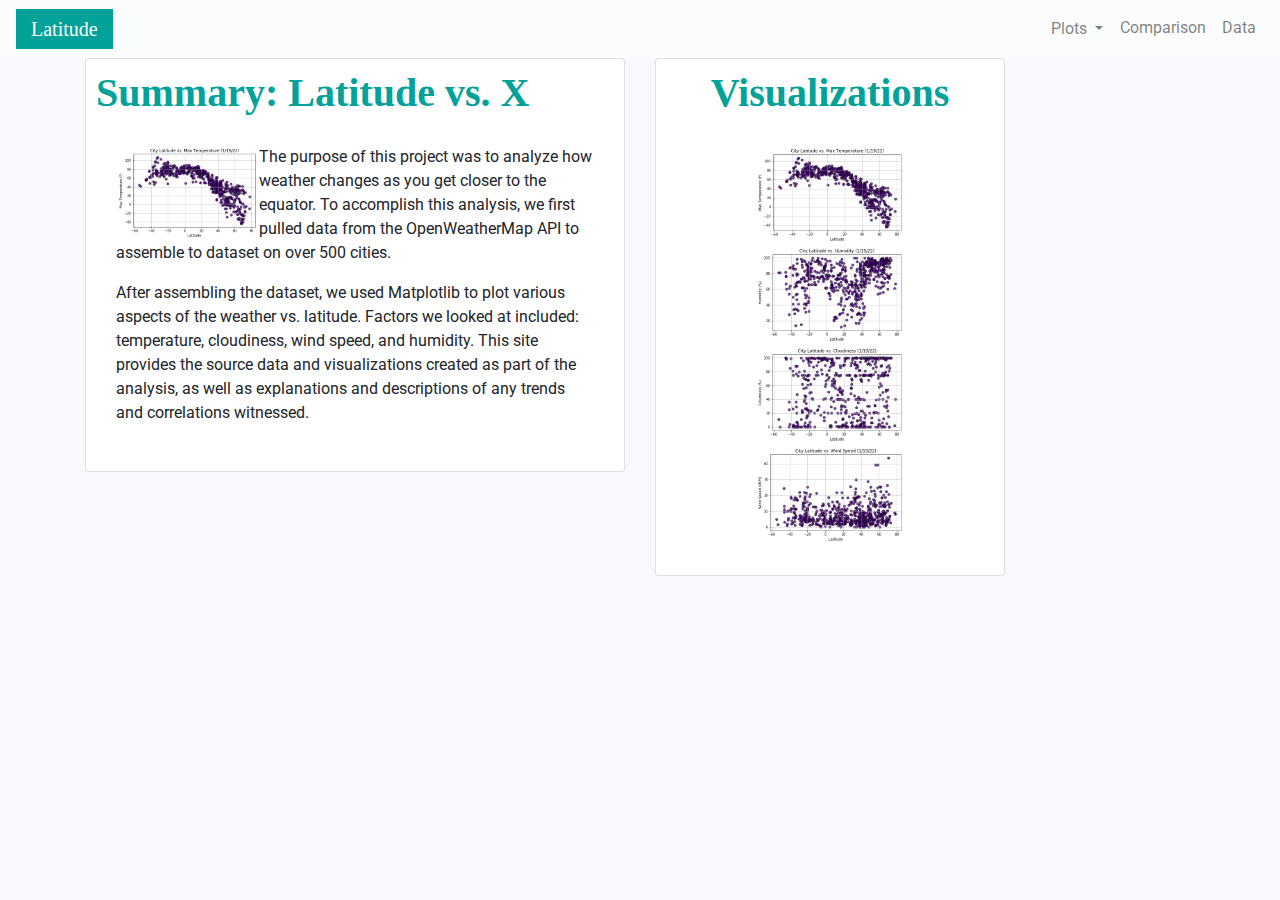
<file: landing.html>
<!DOCTYPE html>
<html lang="en-us">

<head>
  <meta charset="UTF-8">
  <title>Latitude</title>

  <meta name="viewport" content="width=device-width, initial-scale=1, shrink-to-fit=no">
  <meta content='width=device-width, initial-scale=1.0, maximum-scale=1.0, user-scalable=0' name='viewport' />
  <meta name="viewport" content="width=device-width" />
  <link rel="stylesheet" href="https://stackpath.bootstrapcdn.com/bootstrap/4.3.1/css/bootstrap.min.css" integrity="sha384-ggOyR0iXCbMQv3Xipma34MD+dH/1fQ784/j6cY/iJTQUOhcWr7x9JvoRxT2MZw1T" crossorigin="anonymous">
  <link href='http://fonts.googleapis.com/css?family=Roboto:400,700,300' rel='stylesheet' type='text/css'>
  <link rel="stylesheet" type="text/css"href="styles.css">
</head>

<body>
  <nav class="navbar navbar-expand-lg navbar-light">
    <a class="navbar-brand" href="./landing.html"><span class="latitude">Latitude</a>
    <button class="navbar-toggler" type="button" data-toggle="collapse" data-target="#navbarSupportedContent" aria-controls="navbarSupportedContent" aria-expanded="false" aria-label="Toggle navigation">
      <span class="navbar-toggler-icon"></span>
    </button>
    <div class="collapse navbar-collapse" id="navbarSupportedContent">
      <ul class="navbar-nav ml-auto">
        <li class="nav-item dropdown">
          <a class="nav-link btn dropdown-toggle" href="#" id="navbarDropdown" role="button" data-toggle="dropdown" aria-haspopup="true" aria-expanded="false">
            Plots
          </a>
          <ul class="dropdown-menu" aria-labelledby="navbarDropdown">
            <li><a href="./visualizations-img-1.html">Max Temperature</a></li>
            <li><a href="./visualizations-img-2.html">Humidity</a></li>
            <li><a href="./visualizations-img-3.html">Cloudiness</a></li>
            <li><a href="./visualizations-img-4.html">Wind Speed</a></li>
          </ul>
        </li>
        <li class="nav-item">
          <a class="nav-link" href="./comparison.html">Comparison</a>
        </li>
        <li class="nav-item">
          <a class="nav-link" href="./data.html">Data</a>
        </li>
      </ul>
    </div>
  </nav>

  <div class="container">
    <div class="row">
      <div class="col-sm-8 col-md-6">
        <div class="card">
          <h1 class="title">Summary: Latitude vs. X</h1>
          <div class="card-body">
            <img src="assets/images/Fig1.png" alt="City Latitude vs. Max Temperature" height="30%" width="30%" align="left">
            <p class="category">The purpose of this project was to analyze how weather changes as you get closer to the equator. To accomplish this analysis, we first pulled data from the OpenWeatherMap API to assemble to dataset on over 500 cities.</p>
            <p class="category">After assembling the dataset, we used Matplotlib to plot various aspects of the weather vs. latitude. Factors we looked at included: temperature, cloudiness, wind speed, and humidity. This site provides the source data and visualizations created as part of the analysis, as well as explanations and descriptions of any trends and correlations witnessed.</p>
          </div>
        </div>
      </div>
      <div class="col-sm-12 col-md-4">
        <div class="card text-center">
          <h1 class="title">Visualizations</h1>
          <div class="card-body">
            <a href="./visualizations-img-1.html"><img src="assets/images/Fig1.png" alt="City Latitude vs. Max Temperature" width="150em"></a>
            <a href="./visualizations-img-2.html"><img src="assets/images/Fig2.png" alt="City Latitude vs. Humidity" width="150em"></a>
            <a href="./visualizations-img-3.html"><img src="assets/images/Fig3.png" alt="City Latitude vs. Cloudiness" width="150em"></a>
            <a href="./visualizations-img-4.html"><img src="assets/images/Fig4.png" alt="City Latitude vs. Wind Speed" width="150em"></a>
          </div>
        </div>
      </div>
    </div>
  </div>
</body>
    <script src="https://code.jquery.com/jquery-3.2.1.slim.min.js" integrity="sha384-KJ3o2DKtIkvYIK3UENzmM7KCkRr/rE9/Qpg6aAZGJwFDMVNA/GpGFF93hXpG5KkN" crossorigin="anonymous"></script>
    <script src="https://cdnjs.cloudflare.com/ajax/libs/popper.js/1.12.9/umd/popper.min.js" integrity="sha384-ApNbgh9B+Y1QKtv3Rn7W3mgPxhU9K/ScQsAP7hUibX39j7fakFPskvXusvfa0b4Q" crossorigin="anonymous"></script>
    <script src="https://maxcdn.bootstrapcdn.com/bootstrap/4.0.0/js/bootstrap.min.js" integrity="sha384-JZR6Spejh4U02d8jOt6vLEHfe/JQGiRRSQQxSfFWpi1MquVdAyjUar5+76PVCmYl" crossorigin="anonymous"></script>
</html>
</file>
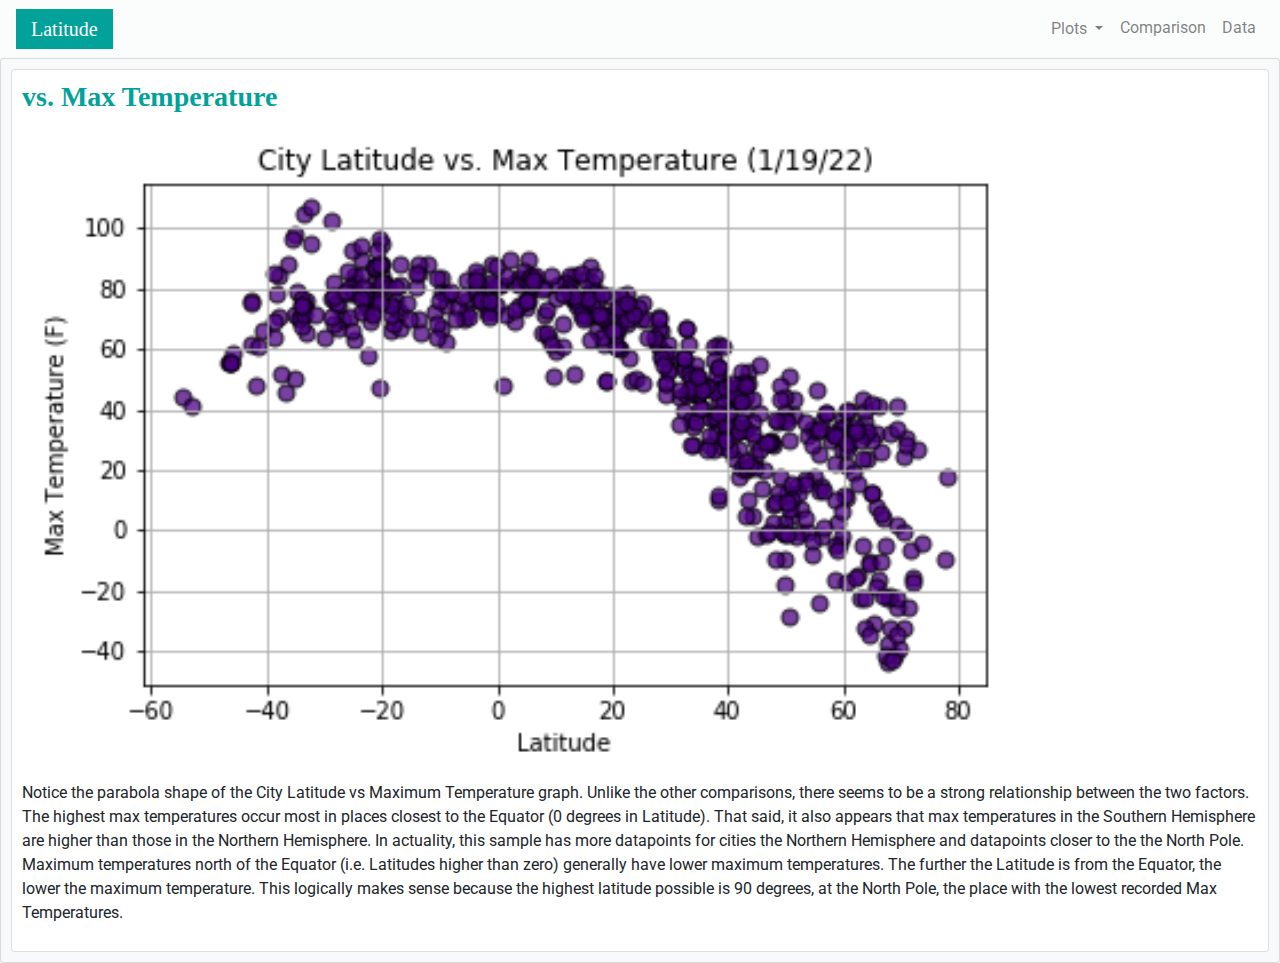
<file: visualizations-img-1.html>
<!DOCTYPE html>
<html lang="en-us">

<head>
  <meta charset="UTF-8">
  <title>Latitude</title>

  <meta name="viewport" content="width=device-width, initial-scale=1, shrink-to-fit=no">
  <meta content='width=device-width, initial-scale=1.0, maximum-scale=1.0, user-scalable=0' name='viewport' />
  <meta name="viewport" content="width=device-width" />
  <link rel="stylesheet" href="https://stackpath.bootstrapcdn.com/bootstrap/4.3.1/css/bootstrap.min.css" integrity="sha384-ggOyR0iXCbMQv3Xipma34MD+dH/1fQ784/j6cY/iJTQUOhcWr7x9JvoRxT2MZw1T" crossorigin="anonymous">
  <link href='http://fonts.googleapis.com/css?family=Roboto:400,700,300' rel='stylesheet' type='text/css'>
  <link rel="stylesheet" type="text/css"href="styles.css">
</head>

<body>
  <nav class="navbar navbar-expand-lg navbar-light">
    <a class="navbar-brand" href="./landing.html"><span class="latitude">Latitude</a>
    <button class="navbar-toggler" type="button" data-toggle="collapse" data-target="#navbarSupportedContent" aria-controls="navbarSupportedContent" aria-expanded="false" aria-label="Toggle navigation">
      <span class="navbar-toggler-icon"></span>
    </button>
    <div class="collapse navbar-collapse" id="navbarSupportedContent">
      <ul class="navbar-nav ml-auto">
        <li class="nav-item dropdown">
          <a class="nav-link btn dropdown-toggle" href="#" id="navbarDropdown" role="button" data-toggle="dropdown" aria-haspopup="true" aria-expanded="false">
            Plots
          </a>
          <ul class="dropdown-menu" aria-labelledby="navbarDropdown">
            <li><a href="./visualizations-img-1.html">Max Temperature</a></li>
            <li><a href="./visualizations-img-2.html">Humidity</a></li>
            <li><a href="./visualizations-img-3.html">Cloudiness</a></li>
            <li><a href="./visualizations-img-4.html">Wind Speed</a></li>
          </ul>
        </li>
        <li class="nav-item">
          <a class="nav-link" href="./comparison.html">Comparison</a>
        </li>
        <li class="nav-item">
          <a class="nav-link" href="./data.html">Data</a>
        </li>
      </ul>
    </div>
  </nav>


    <div class="card bg-light">
        <div class=" card col-md-12 col-sm-12">
            <h3 class="title">vs. Max Temperature</h3>
            <img src="assets/images/Fig1.png" class="float-lg-right" alt="City Latitude vs. Max Temperature" width="80%">
            <p>Notice the parabola shape of the City Latitude vs Maximum Temperature graph. Unlike the other comparisons, there seems to be a strong relationship between the two factors. The highest max temperatures occur most in places closest to the Equator (0 degrees in Latitude). That said, it also appears that max temperatures in the Southern Hemisphere are higher than those in the Northern Hemisphere. In actuality, this sample has more datapoints for cities the Northern Hemisphere and datapoints closer to the the North Pole. Maximum temperatures north of the Equator (i.e. Latitudes higher than zero) generally have lower maximum temperatures. The further the Latitude is from the Equator, the lower the maximum temperature. This logically makes sense because the highest latitude possible is 90 degrees, at the North Pole, the place with the lowest recorded Max Temperatures.</p>
        </div>

    </div>
</body>
  <script src="https://code.jquery.com/jquery-3.2.1.slim.min.js" integrity="sha384-KJ3o2DKtIkvYIK3UENzmM7KCkRr/rE9/Qpg6aAZGJwFDMVNA/GpGFF93hXpG5KkN" crossorigin="anonymous"></script>
  <script src="https://cdnjs.cloudflare.com/ajax/libs/popper.js/1.12.9/umd/popper.min.js" integrity="sha384-ApNbgh9B+Y1QKtv3Rn7W3mgPxhU9K/ScQsAP7hUibX39j7fakFPskvXusvfa0b4Q" crossorigin="anonymous"></script>
  <script src="https://maxcdn.bootstrapcdn.com/bootstrap/4.0.0/js/bootstrap.min.js" integrity="sha384-JZR6Spejh4U02d8jOt6vLEHfe/JQGiRRSQQxSfFWpi1MquVdAyjUar5+76PVCmYl" crossorigin="anonymous"></script>
</html>
</file>
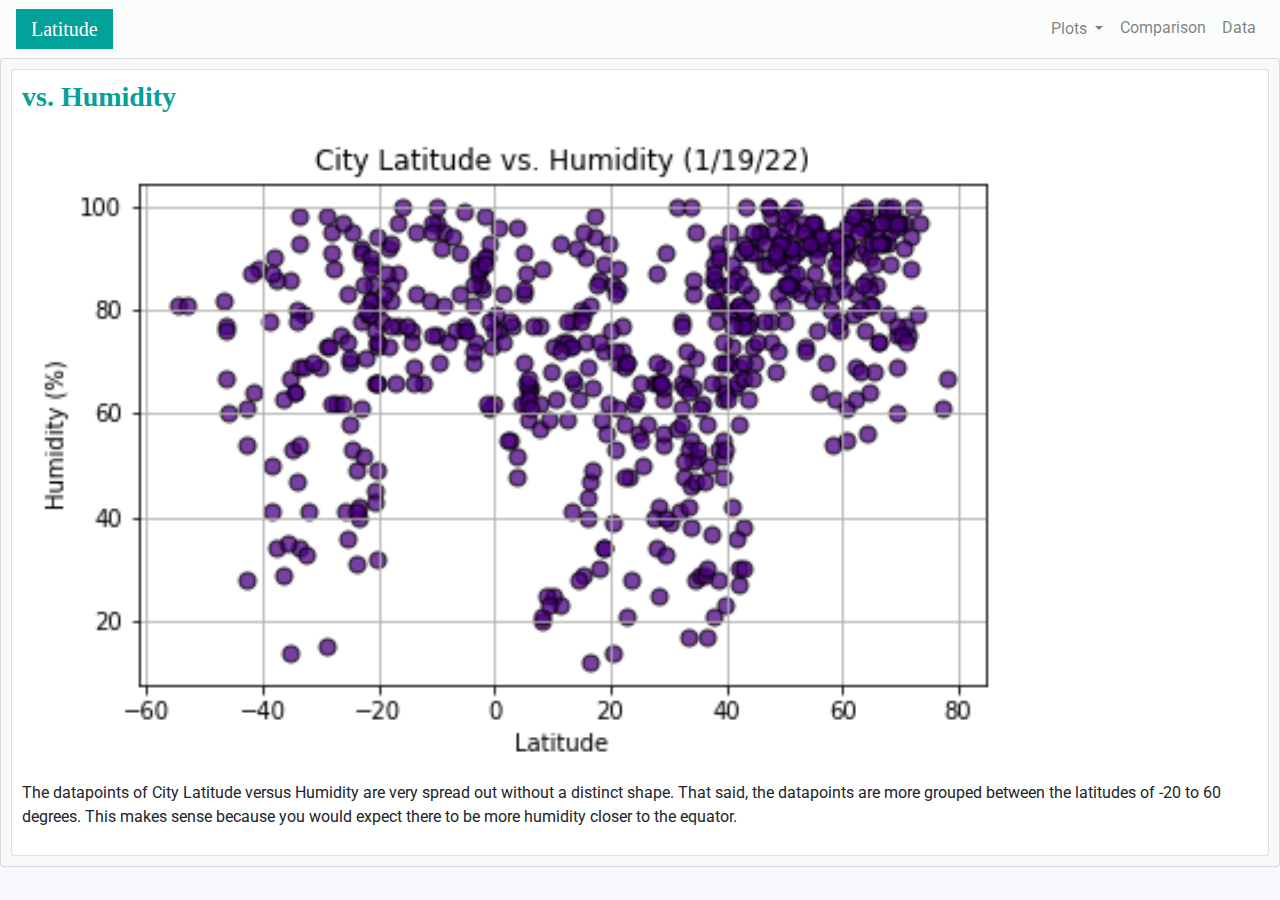
<file: visualizations-img-2.html>
<!DOCTYPE html>
<html lang="en-us">

<head>
  <meta charset="UTF-8">
  <title>Latitude</title>

  <meta name="viewport" content="width=device-width, initial-scale=1, shrink-to-fit=no">
  <meta content='width=device-width, initial-scale=1.0, maximum-scale=1.0, user-scalable=0' name='viewport' />
  <meta name="viewport" content="width=device-width" />
  <link rel="stylesheet" href="https://stackpath.bootstrapcdn.com/bootstrap/4.3.1/css/bootstrap.min.css" integrity="sha384-ggOyR0iXCbMQv3Xipma34MD+dH/1fQ784/j6cY/iJTQUOhcWr7x9JvoRxT2MZw1T" crossorigin="anonymous">
  <link href='http://fonts.googleapis.com/css?family=Roboto:400,700,300' rel='stylesheet' type='text/css'>
  <link rel="stylesheet" type="text/css"href="styles.css">
</head>

<body>
  <nav class="navbar navbar-expand-lg navbar-light">
    <a class="navbar-brand" href="./landing.html"><span class="latitude">Latitude</a>
    <button class="navbar-toggler" type="button" data-toggle="collapse" data-target="#navbarSupportedContent" aria-controls="navbarSupportedContent" aria-expanded="false" aria-label="Toggle navigation">
      <span class="navbar-toggler-icon"></span>
    </button>
    <div class="collapse navbar-collapse" id="navbarSupportedContent">
      <ul class="navbar-nav ml-auto">
        <li class="nav-item dropdown">
          <a class="nav-link btn dropdown-toggle" href="#" id="navbarDropdown" role="button" data-toggle="dropdown" aria-haspopup="true" aria-expanded="false">
            Plots
          </a>
          <ul class="dropdown-menu" aria-labelledby="navbarDropdown">
            <li><a href="./visualizations-img-1.html">Max Temperature</a></li>
            <li><a href="./visualizations-img-2.html">Humidity</a></li>
            <li><a href="./visualizations-img-3.html">Cloudiness</a></li>
            <li><a href="./visualizations-img-4.html">Wind Speed</a></li>
          </ul>
        </li>
        <li class="nav-item">
          <a class="nav-link" href="./comparison.html">Comparison</a>
        </li>
        <li class="nav-item">
          <a class="nav-link" href="./data.html">Data</a>
        </li>
      </ul>
    </div>
  </nav>


    <div class="card bg-light">

        <div class=" card col-md-12 col-sm-12">
            <h3 class="title">vs. Humidity</h3>
            <img src="assets/images/Fig2.png" class="float-lg-left" alt="City Latitude vs. Humidity" width="80%">
            <p>The datapoints of City Latitude versus Humidity are very spread out without a distinct shape. That said, the datapoints are more grouped between the latitudes of -20 to 60 degrees. This makes sense because you would expect there to be more humidity closer to the equator.</p>
        </div>

    </div>
</body>
  <script src="https://code.jquery.com/jquery-3.2.1.slim.min.js" integrity="sha384-KJ3o2DKtIkvYIK3UENzmM7KCkRr/rE9/Qpg6aAZGJwFDMVNA/GpGFF93hXpG5KkN" crossorigin="anonymous"></script>
  <script src="https://cdnjs.cloudflare.com/ajax/libs/popper.js/1.12.9/umd/popper.min.js" integrity="sha384-ApNbgh9B+Y1QKtv3Rn7W3mgPxhU9K/ScQsAP7hUibX39j7fakFPskvXusvfa0b4Q" crossorigin="anonymous"></script>
  <script src="https://maxcdn.bootstrapcdn.com/bootstrap/4.0.0/js/bootstrap.min.js" integrity="sha384-JZR6Spejh4U02d8jOt6vLEHfe/JQGiRRSQQxSfFWpi1MquVdAyjUar5+76PVCmYl" crossorigin="anonymous"></script>
</html>
</file>
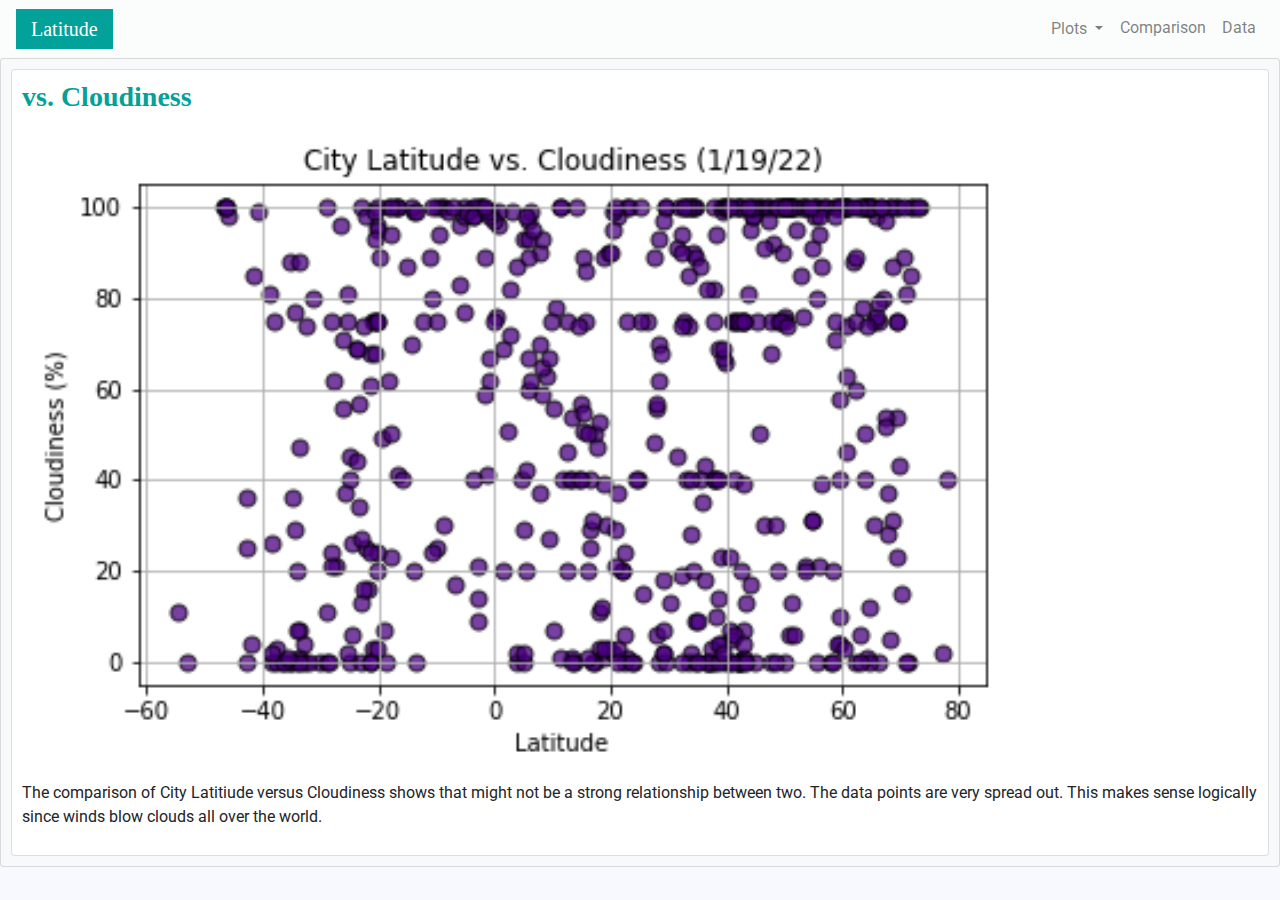
<file: visualizations-img-3.html>
<!DOCTYPE html>
<html lang="en-us">

<head>
  <meta charset="UTF-8">
  <title>Latitude</title>
  <meta name="viewport" content="width=device-width, initial-scale=1, shrink-to-fit=no">
  <meta content='width=device-width, initial-scale=1.0, maximum-scale=1.0, user-scalable=0' name='viewport' />
  <meta name="viewport" content="width=device-width" />
  <link rel="stylesheet" href="https://stackpath.bootstrapcdn.com/bootstrap/4.3.1/css/bootstrap.min.css" integrity="sha384-ggOyR0iXCbMQv3Xipma34MD+dH/1fQ784/j6cY/iJTQUOhcWr7x9JvoRxT2MZw1T" crossorigin="anonymous">
  <link href='http://fonts.googleapis.com/css?family=Roboto:400,700,300' rel='stylesheet' type='text/css'>
  <link rel="stylesheet" type="text/css"href="styles.css">
</head>

<body>
  <nav class="navbar navbar-expand-lg navbar-light">
    <a class="navbar-brand" href="./landing.html"><span class="latitude">Latitude</a>
    <button class="navbar-toggler" type="button" data-toggle="collapse" data-target="#navbarSupportedContent" aria-controls="navbarSupportedContent" aria-expanded="false" aria-label="Toggle navigation">
      <span class="navbar-toggler-icon"></span>
    </button>
    <div class="collapse navbar-collapse" id="navbarSupportedContent">
      <ul class="navbar-nav ml-auto">
        <li class="nav-item dropdown">
          <a class="nav-link btn dropdown-toggle" href="#" id="navbarDropdown" role="button" data-toggle="dropdown" aria-haspopup="true" aria-expanded="false">
            Plots
          </a>
          <ul class="dropdown-menu" aria-labelledby="navbarDropdown">
            <li><a href="./visualizations-img-1.html">Max Temperature</a></li>
            <li><a href="./visualizations-img-2.html">Humidity</a></li>
            <li><a href="./visualizations-img-3.html">Cloudiness</a></li>
            <li><a href="./visualizations-img-4.html">Wind Speed</a></li>
          </ul>
        </li>
        <li class="nav-item">
          <a class="nav-link" href="./comparison.html">Comparison</a>
        </li>
        <li class="nav-item">
          <a class="nav-link" href="./data.html">Data</a>
        </li>
      </ul>
    </div>
  </nav>


    <div class="card bg-light">

        <div class=" card col-md-12 col-sm-12">
            <h3 class="title">vs. Cloudiness</h3>
            <img src="assets/images/Fig3.png" class="float-lg-right" alt="City Latitude vs. Cloudiness" width="80%">
            <p>The comparison of City Latitiude versus Cloudiness shows that might not be a strong relationship between two. The data points are very spread out. This makes sense logically since winds blow clouds all over the world.</p>
        </div>

    </div>
</body>
  <script src="https://code.jquery.com/jquery-3.2.1.slim.min.js" integrity="sha384-KJ3o2DKtIkvYIK3UENzmM7KCkRr/rE9/Qpg6aAZGJwFDMVNA/GpGFF93hXpG5KkN" crossorigin="anonymous"></script>
  <script src="https://cdnjs.cloudflare.com/ajax/libs/popper.js/1.12.9/umd/popper.min.js" integrity="sha384-ApNbgh9B+Y1QKtv3Rn7W3mgPxhU9K/ScQsAP7hUibX39j7fakFPskvXusvfa0b4Q" crossorigin="anonymous"></script>
  <script src="https://maxcdn.bootstrapcdn.com/bootstrap/4.0.0/js/bootstrap.min.js" integrity="sha384-JZR6Spejh4U02d8jOt6vLEHfe/JQGiRRSQQxSfFWpi1MquVdAyjUar5+76PVCmYl" crossorigin="anonymous"></script>
</html>
</file>
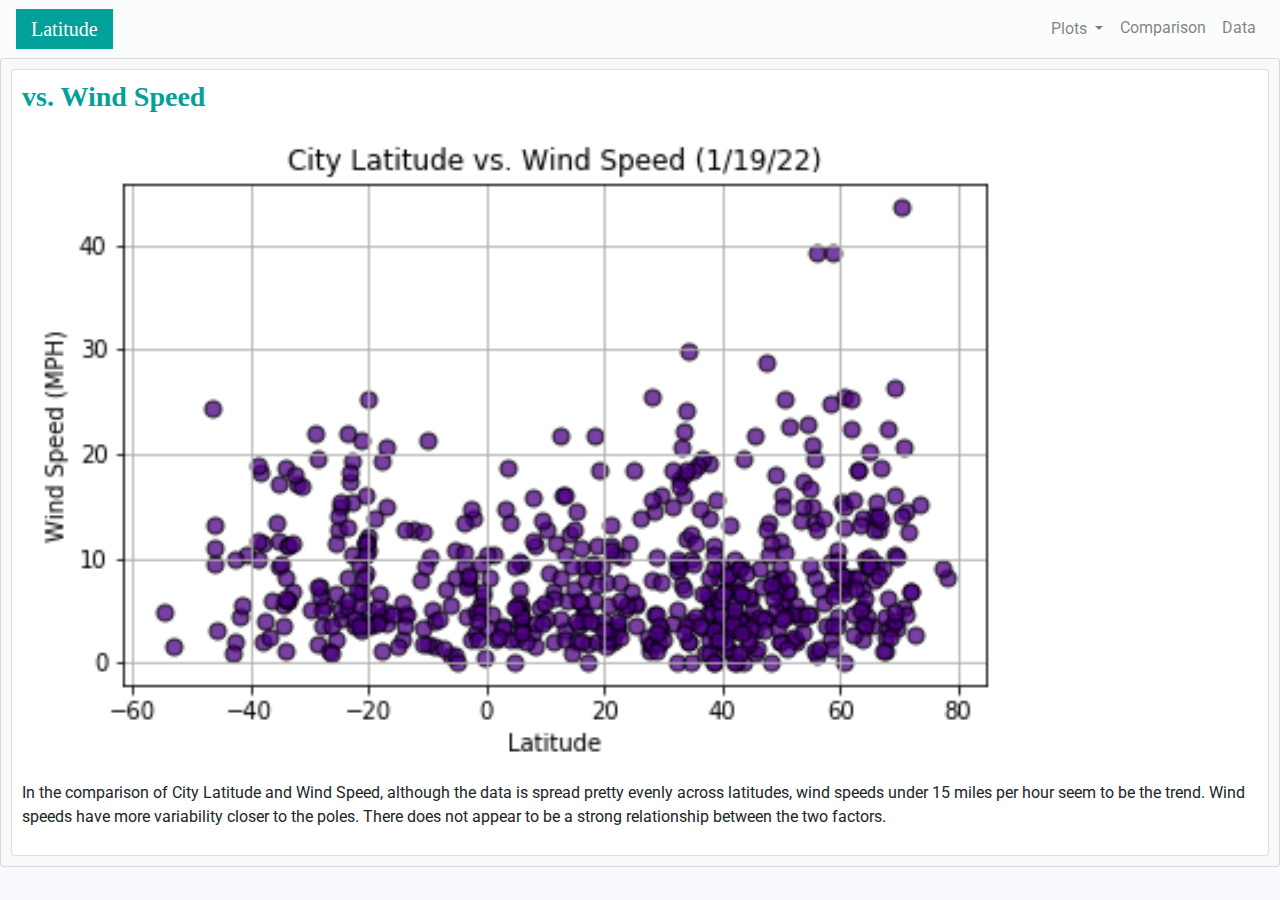
<file: visualizations-img-4.html>
<!DOCTYPE html>
<html lang="en-us">

<head>
  <meta charset="UTF-8">
  <title>Latitude</title>

  <meta name="viewport" content="width=device-width, initial-scale=1, shrink-to-fit=no">
  <meta content='width=device-width, initial-scale=1.0, maximum-scale=1.0, user-scalable=0' name='viewport' />
  <meta name="viewport" content="width=device-width" />
  <link rel="stylesheet" href="https://stackpath.bootstrapcdn.com/bootstrap/4.3.1/css/bootstrap.min.css" integrity="sha384-ggOyR0iXCbMQv3Xipma34MD+dH/1fQ784/j6cY/iJTQUOhcWr7x9JvoRxT2MZw1T" crossorigin="anonymous">
  <link href='http://fonts.googleapis.com/css?family=Roboto:400,700,300' rel='stylesheet' type='text/css'>
  <link rel="stylesheet" type="text/css"href="styles.css">
</head>

<body>
  <nav class="navbar navbar-expand-lg navbar-light">
    <a class="navbar-brand" href="./landing.html"><span class="latitude">Latitude</a>
    <button class="navbar-toggler" type="button" data-toggle="collapse" data-target="#navbarSupportedContent" aria-controls="navbarSupportedContent" aria-expanded="false" aria-label="Toggle navigation">
      <span class="navbar-toggler-icon"></span>
    </button>
    <div class="collapse navbar-collapse" id="navbarSupportedContent">
      <ul class="navbar-nav ml-auto">
        <li class="nav-item dropdown">
          <a class="nav-link btn dropdown-toggle" href="#" id="navbarDropdown" role="button" data-toggle="dropdown" aria-haspopup="true" aria-expanded="false">
            Plots
          </a>
          <ul class="dropdown-menu" aria-labelledby="navbarDropdown">
            <li><a href="./visualizations-img-1.html">Max Temperature</a></li>
            <li><a href="./visualizations-img-2.html">Humidity</a></li>
            <li><a href="./visualizations-img-3.html">Cloudiness</a></li>
            <li><a href="./visualizations-img-4.html">Wind Speed</a></li>
          </ul>
        </li>
        <li class="nav-item">
          <a class="nav-link" href="./comparison.html">Comparison</a>
        </li>
        <li class="nav-item">
          <a class="nav-link" href="./data.html">Data</a>
        </li>
      </ul>
    </div>
  </nav>


    <div class="card bg-light">

        <div class=" card col-md-12 col-sm-12">
            <h3 class="title">vs. Wind Speed</h3>
            <img src="assets/images/Fig4.png" class="float-lg-left" alt="City Latitude vs. Wind Speed" width="80%">
            <p>In the comparison of City Latitude and Wind Speed, although the data is spread pretty evenly across latitudes, wind speeds under 15 miles per hour seem to be the trend. Wind speeds have more variability closer to the poles. There does not appear to be a strong relationship between the two factors.</p>
        </div>
    </div>
</body>
  <script src="https://code.jquery.com/jquery-3.2.1.slim.min.js" integrity="sha384-KJ3o2DKtIkvYIK3UENzmM7KCkRr/rE9/Qpg6aAZGJwFDMVNA/GpGFF93hXpG5KkN" crossorigin="anonymous"></script>
  <script src="https://cdnjs.cloudflare.com/ajax/libs/popper.js/1.12.9/umd/popper.min.js" integrity="sha384-ApNbgh9B+Y1QKtv3Rn7W3mgPxhU9K/ScQsAP7hUibX39j7fakFPskvXusvfa0b4Q" crossorigin="anonymous"></script>
  <script src="https://maxcdn.bootstrapcdn.com/bootstrap/4.0.0/js/bootstrap.min.js" integrity="sha384-JZR6Spejh4U02d8jOt6vLEHfe/JQGiRRSQQxSfFWpi1MquVdAyjUar5+76PVCmYl" crossorigin="anonymous"></script>
</html>
</file>
<file: styles.css>
html {
    font-family: Filson Soft, serif;
    color:lightsteelblue;
}
body {
    margin: 0;
    width: 100%;
    background-color:#F8F8FF;
}
.navbar {
    background-color:rgb(251, 253, 253);
}
.container-fluid {
    background-color:rgb(251, 253, 253);
    margin: 50px;
    padding: 5px;
}
.card {
    padding: 10px;
    margin: 0 auto; 
    float: none;
    margin-bottom: 0px;
    background-color: white;

}
.title {
    color: rgb(2, 161, 153);
    font-family:Garamond, 'Times New Roman', serif;
    font-weight: bold;
    font-size-adjust:1em;
}
.navbar-brand{
    background-color:rgb(2, 161, 153);
    margin:radius;
}
.latitude {
    font-family:Garamond, 'Times New Roman', serif;
    padding:15px;
    font-size: 1em;
    color: white;
}
/* .nav-link {
    color: white;
} */
@media (max-width: 480px) {
    .navbar {
        background-color:rgb(2, 161, 153);
        text-align: center;
    }
    .navbar li {
      padding: 10px;
    }
    .navbar ul {
      visibility: visible;
    }
    .nav-link {
        color: white !important;
    }
  }
@media only screen and (max-width: 768px) {
    /* For mobile phones: */
    [class*="col-"] {
        width: 100%;
    }
    .navbar {
        background-color:rgb(2, 161, 153);
        text-align:center;
    }
    .navbar li {
      padding: 10px;
    }
    .navbar ul {
      visibility: visible;
    }
    .nav-link {
        color: white !important;
    }
}
</file>
